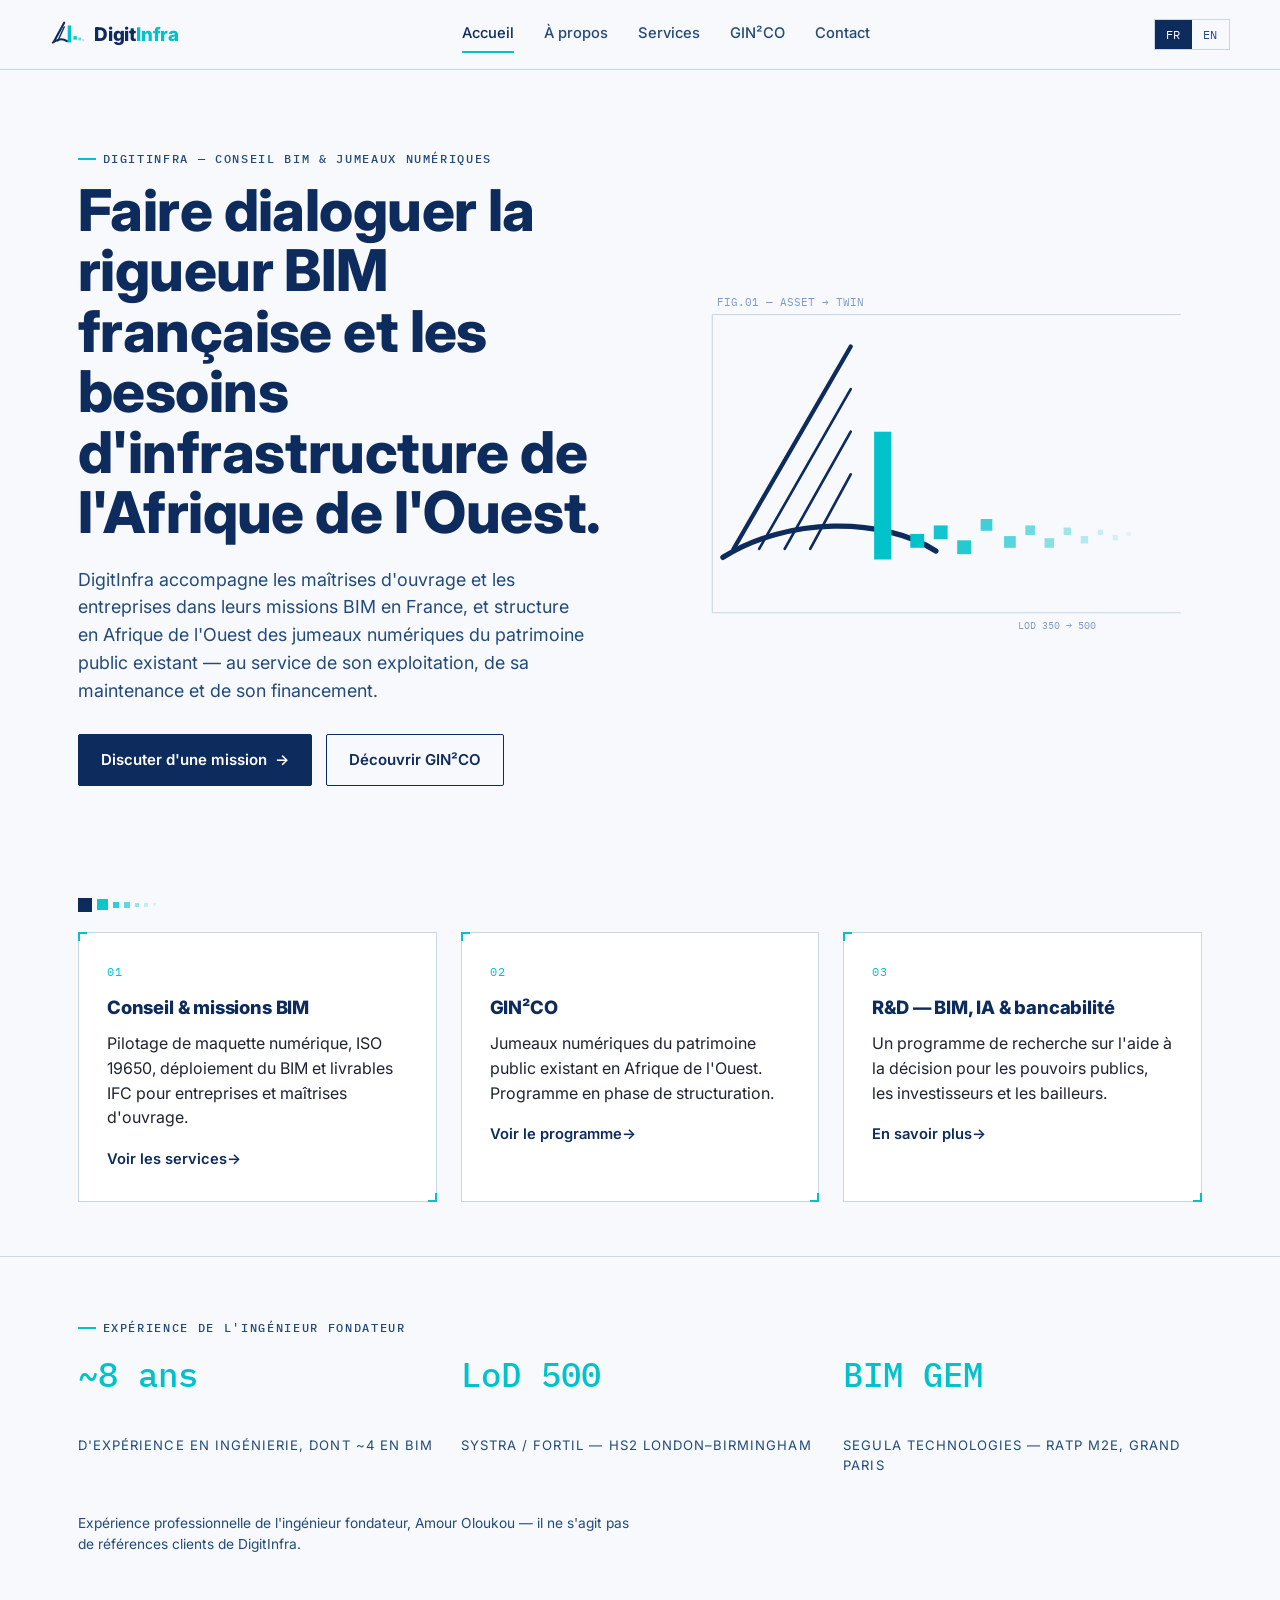
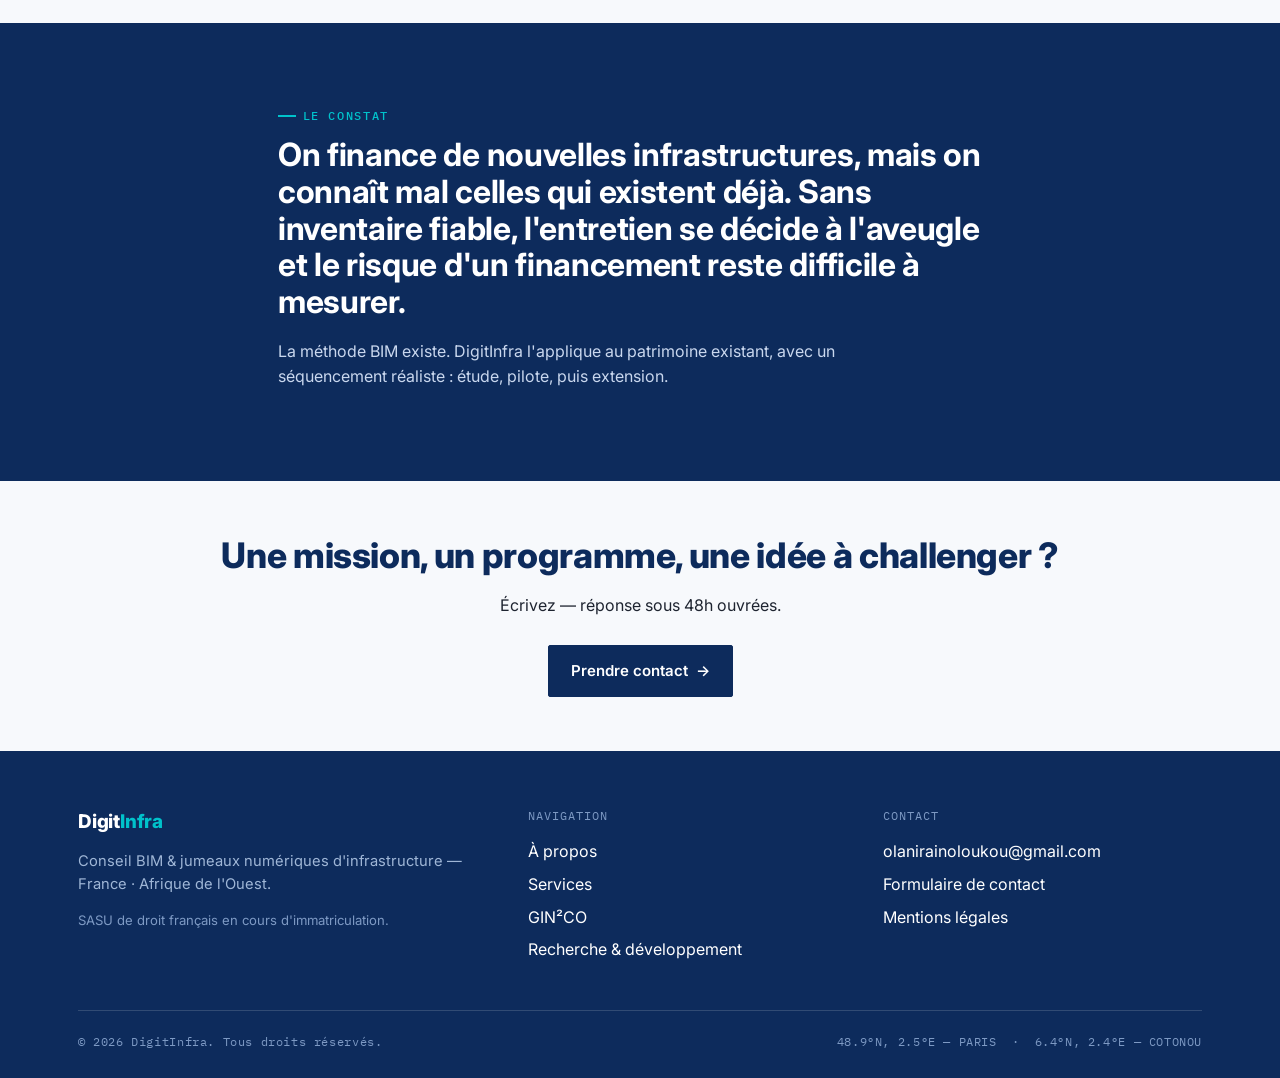
<file: index.html>
<!doctype html>
<html lang="fr" data-lang="fr">
<head>
<meta charset="utf-8">
<meta name="viewport" content="width=device-width, initial-scale=1">
<title>DigitInfra — BIM Consulting &amp; Digital Twins</title>
<meta name="description" content="DigitInfra : conseil BIM en France, jumeaux numériques du patrimoine public en Afrique de l'Ouest.">
<link rel="stylesheet" href="style.css">
</head>
<body>

<header class="site">
  <div class="container nav-row">
    <a class="brand" href="index.html" aria-label="DigitInfra — accueil">
      <svg viewBox="0 0 48 48" fill="none" xmlns="http://www.w3.org/2000/svg">
        <path d="M6 34L20 8" stroke="#0D2B5C" stroke-width="3" stroke-linecap="round"/>
        <path d="M11 34L20 14" stroke="#0D2B5C" stroke-width="2" stroke-linecap="round"/>
        <path d="M4 36C12 30 18 30 24 34" stroke="#0D2B5C" stroke-width="3" stroke-linecap="round" fill="none"/>
        <rect x="25" y="12" width="5" height="24" fill="#00C2CB"/>
        <rect x="33" y="27" width="5" height="5" fill="#00C2CB" opacity="0.9"/>
        <rect x="40" y="29" width="4" height="4" fill="#00C2CB" opacity="0.6"/>
        <rect x="46" y="31" width="3" height="3" fill="#00C2CB" opacity="0.35"/>
      </svg>
      <span class="brand-word"><span class="b1">Digit</span><span class="b2">Infra</span></span>
    </a>
    <nav class="links">
      <a href="index.html"><span data-fr-only>Accueil</span><span data-en-only>Home</span></a>
      <a href="about.html"><span data-fr-only>À propos</span><span data-en-only>About</span></a>
      <a href="services.html">Services</a>
      <a href="ginco.html">GIN²CO</a>
      <a href="contact.html">Contact</a>
    </nav>
    <div style="display:flex; align-items:center; gap:14px;">
      <div class="lang-toggle">
        <button data-lang-btn="fr" class="active">FR</button>
        <button data-lang-btn="en">EN</button>
      </div>
      <button class="menu-btn" aria-label="Menu" aria-expanded="false"><span></span></button>
    </div>
  </div>
</header>

<main>
  <section class="hero">
    <div class="container hero-grid">
      <div>
        <p class="eyebrow"><span data-fr-only>DigitInfra — Conseil BIM &amp; jumeaux numériques</span><span data-en-only>DigitInfra — BIM Consulting &amp; Digital Twins</span></p>
        <h1>
          <span data-fr-only>Faire dialoguer la rigueur BIM française et les besoins d'infrastructure de l'Afrique de l'Ouest.</span><span data-en-only>Bringing French BIM rigour to West Africa's infrastructure needs.</span>
        </h1>
        <p class="lead">
          <span data-fr-only>DigitInfra accompagne les maîtrises d'ouvrage et les entreprises dans leurs missions BIM en France, et structure en Afrique de l'Ouest des jumeaux numériques du patrimoine public existant — au service de son exploitation, de sa maintenance et de son financement.</span><span data-en-only>DigitInfra supports project owners and contractors on BIM missions in France, and builds digital twins of existing public assets in West Africa — to serve their operation, maintenance and financing.</span>
        </p>
        <div class="hero-cta">
          <a class="btn btn-primary btn-arrow" href="contact.html"><span data-fr-only>Discuter d'une mission</span><span data-en-only>Discuss a mission</span></a>
          <a class="btn btn-ghost" href="ginco.html"><span data-fr-only>Découvrir GIN²CO</span><span data-en-only>Discover GIN²CO</span></a>
        </div>
      </div>
      <svg class="hero-art" viewBox="0 0 480 360" fill="none" xmlns="http://www.w3.org/2000/svg" aria-hidden="true">
        <line x1="20" y1="40" x2="460" y2="40" stroke="#C9D6E3" stroke-width="1"/>
        <line x1="20" y1="40" x2="20" y2="320" stroke="#C9D6E3" stroke-width="1"/>
        <text x="24" y="32" font-family="IBM Plex Mono, monospace" font-size="10" fill="#7E9AC4">FIG.01 — ASSET → TWIN</text>
        <path d="M40 260L150 70" stroke="#0D2B5C" stroke-width="4" stroke-linecap="round"/>
        <path d="M64 260L150 110" stroke="#0D2B5C" stroke-width="2.5" stroke-linecap="round"/>
        <path d="M88 260L150 150" stroke="#0D2B5C" stroke-width="2.5" stroke-linecap="round"/>
        <path d="M112 260L150 190" stroke="#0D2B5C" stroke-width="2.5" stroke-linecap="round"/>
        <path d="M30 268C90 230 180 230 230 262" stroke="#0D2B5C" stroke-width="5" stroke-linecap="round" fill="none"/>
        <rect x="172" y="150" width="16" height="120" fill="#00C2CB"/>
        <g fill="#00C2CB">
          <rect x="206" y="246" width="13" height="13"/>
          <rect x="228" y="238" width="13" height="13" opacity="0.92"/>
          <rect x="250" y="252" width="13" height="13" opacity="0.85"/>
          <rect x="272" y="232" width="11" height="11" opacity="0.75"/>
          <rect x="294" y="248" width="11" height="11" opacity="0.65"/>
          <rect x="314" y="238" width="9" height="9" opacity="0.55"/>
          <rect x="332" y="250" width="9" height="9" opacity="0.45"/>
          <rect x="350" y="240" width="7" height="7" opacity="0.36"/>
          <rect x="366" y="248" width="7" height="7" opacity="0.28"/>
          <rect x="382" y="242" width="5" height="5" opacity="0.2"/>
          <rect x="396" y="247" width="5" height="5" opacity="0.14"/>
          <rect x="409" y="244" width="4" height="4" opacity="0.1"/>
        </g>
        <line x1="20" y1="320" x2="460" y2="320" stroke="#C9D6E3" stroke-width="1"/>
        <text x="380" y="335" font-family="IBM Plex Mono, monospace" font-size="9" fill="#7E9AC4" text-anchor="end">LOD 350 → 500</text>
      </svg>
    </div>
  </section>

  <section class="tight">
    <div class="container">
      <div class="pixel-trail"><span></span><span></span><span></span><span></span><span></span><span></span><span></span></div>
      <div class="grid-3">
        <div class="corner-card">
          <p class="mono" style="font-size:.74rem;color:var(--teal);letter-spacing:.08em;">01</p>
          <h3><span data-fr-only>Conseil &amp; missions BIM</span><span data-en-only>BIM Consulting &amp; Missions</span></h3>
          <p><span data-fr-only>Pilotage de maquette numérique, ISO 19650, déploiement du BIM et livrables IFC pour entreprises et maîtrises d'ouvrage.</span><span data-en-only>Digital-model management, ISO 19650, BIM deployment and IFC deliverables for contractors and project owners.</span></p>
          <a class="btn-arrow" style="font-weight:600; text-decoration:none; color:var(--navy); font-size:.92rem;" href="services.html"><span data-fr-only>Voir les services</span><span data-en-only>See services</span></a>
        </div>
        <div class="corner-card">
          <p class="mono" style="font-size:.74rem;color:var(--teal);letter-spacing:.08em;">02</p>
          <h3>GIN²CO</h3>
          <p><span data-fr-only>Jumeaux numériques du patrimoine public existant en Afrique de l'Ouest. Programme en phase de structuration.</span><span data-en-only>Digital twins of existing public assets in West Africa. Programme currently in its structuring phase.</span></p>
          <a class="btn-arrow" style="font-weight:600; text-decoration:none; color:var(--navy); font-size:.92rem;" href="ginco.html"><span data-fr-only>Voir le programme</span><span data-en-only>See the programme</span></a>
        </div>
        <div class="corner-card">
          <p class="mono" style="font-size:.74rem;color:var(--teal);letter-spacing:.08em;">03</p>
          <h3><span data-fr-only>R&amp;D — BIM, IA &amp; bancabilité</span><span data-en-only>R&amp;D — BIM, AI &amp; bankability</span></h3>
          <p><span data-fr-only>Un programme de recherche sur l'aide à la décision pour les pouvoirs publics, les investisseurs et les bailleurs.</span><span data-en-only>A research programme on decision support for public authorities, investors and development lenders.</span></p>
          <a class="btn-arrow" style="font-weight:600; text-decoration:none; color:var(--navy); font-size:.92rem;" href="about.html#rd"><span data-fr-only>En savoir plus</span><span data-en-only>Learn more</span></a>
        </div>
      </div>
    </div>
  </section>

  <hr class="divider">

  <section class="tight">
    <div class="container">
      <p class="eyebrow"><span data-fr-only>Expérience de l'ingénieur fondateur</span><span data-en-only>Founding engineer's experience</span></p>
      <div class="grid-3">
        <div>
          <p class="stat">~8 <span data-fr-only>ans</span><span data-en-only>yrs</span></p>
          <p class="stat-label"><span data-fr-only>d'expérience en ingénierie, dont ~4 en BIM</span><span data-en-only>in engineering, including ~4 in BIM</span></p>
        </div>
        <div>
          <p class="stat">LoD 500</p>
          <p class="stat-label">SYSTRA / Fortil — HS2 London–Birmingham</p>
        </div>
        <div>
          <p class="stat">BIM GEM</p>
          <p class="stat-label">SEGULA Technologies — RATP M2E, Grand Paris</p>
        </div>
      </div>
      <p style="margin-top:24px; font-size:.86rem; color:var(--steel);">
        <span data-fr-only>Expérience professionnelle de l'ingénieur fondateur, Amour Oloukou — il ne s'agit pas de références clients de DigitInfra.</span><span data-en-only>Professional background of founding engineer Amour Oloukou — not a DigitInfra client reference list.</span>
      </p>
    </div>
  </section>

  <section class="dark">
    <div class="container" style="max-width:780px;">
      <p class="eyebrow"><span data-fr-only>Le constat</span><span data-en-only>The starting point</span></p>
      <h2 style="font-size:clamp(1.4rem,3vw,2rem); font-weight:700;">
        <span data-fr-only>On finance de nouvelles infrastructures, mais on connaît mal celles qui existent déjà. Sans inventaire fiable, l'entretien se décide à l'aveugle et le risque d'un financement reste difficile à mesurer.</span><span data-en-only>New infrastructure gets financed, yet existing assets remain poorly known. Without a reliable inventory, maintenance is decided blindly and the risk of a financing is hard to measure.</span>
      </h2>
      <p style="margin-top:18px;">
        <span data-fr-only>La méthode BIM existe. DigitInfra l'applique au patrimoine existant, avec un séquencement réaliste : étude, pilote, puis extension.</span><span data-en-only>The BIM method exists. DigitInfra applies it to existing assets, with a realistic sequence: study, pilot, then scale-up.</span>
      </p>
    </div>
  </section>

  <section class="tight">
    <div class="container" style="text-align:center;">
      <h2><span data-fr-only>Une mission, un programme, une idée à challenger ?</span><span data-en-only>A mission, a programme, an idea to challenge?</span></h2>
      <p style="margin:0 auto 28px;"><span data-fr-only>Écrivez — réponse sous 48h ouvrées.</span><span data-en-only>Write in — response within 48 business hours.</span></p>
      <a class="btn btn-primary btn-arrow" href="contact.html"><span data-fr-only>Prendre contact</span><span data-en-only>Get in touch</span></a>
    </div>
  </section>
</main>

<footer class="site">
  <div class="container">
    <div class="foot-grid">
      <div>
        <span class="brand-word"><span style="color:#fff;">Digit</span><span style="color:var(--teal);">Infra</span></span>
        <p style="margin-top:14px; color:#9FB6D6; font-size:.92rem;">
          <span data-fr-only>Conseil BIM &amp; jumeaux numériques d'infrastructure — France · Afrique de l'Ouest.</span><span data-en-only>BIM consulting &amp; infrastructure digital twins — France · West Africa.</span>
        </p>
        <p style="color:#7E9AC4; font-size:.82rem;">
          <span data-fr-only>SASU de droit français en cours d'immatriculation.</span><span data-en-only>French SASU, registration in progress.</span>
        </p>
      </div>
      <div>
        <p class="mono" style="font-size:.74rem; letter-spacing:.08em; color:#7E9AC4; margin-bottom:14px;">NAVIGATION</p>
        <p style="margin-bottom:8px;"><a href="about.html"><span data-fr-only>À propos</span><span data-en-only>About</span></a></p>
        <p style="margin-bottom:8px;"><a href="services.html">Services</a></p>
        <p style="margin-bottom:8px;"><a href="ginco.html">GIN²CO</a></p>
        <p style="margin-bottom:8px;"><a href="about.html#rd"><span data-fr-only>Recherche &amp; développement</span><span data-en-only>Research &amp; development</span></a></p>
      </div>
      <div>
        <p class="mono" style="font-size:.74rem; letter-spacing:.08em; color:#7E9AC4; margin-bottom:14px;">CONTACT</p>
        <p style="margin-bottom:8px;"><a href="mailto:olanirainoloukou@gmail.com">olanirainoloukou@gmail.com</a></p>
        <p style="margin-bottom:8px;"><a href="contact.html"><span data-fr-only>Formulaire de contact</span><span data-en-only>Contact form</span></a></p>
        <p style="margin-bottom:8px;"><a href="mentions-legales.html"><span data-fr-only>Mentions légales</span><span data-en-only>Legal notice</span></a></p>
      </div>
    </div>
    <div class="foot-coords">
      <span>© 2026 DigitInfra. <span data-fr-only>Tous droits réservés.</span><span data-en-only>All rights reserved.</span></span>
      <span>48.9°N, 2.5°E — PARIS &nbsp;·&nbsp; 6.4°N, 2.4°E — COTONOU</span>
    </div>
  </div>
</footer>

<script src="main.js"></script>
</body>
</html>
</file>
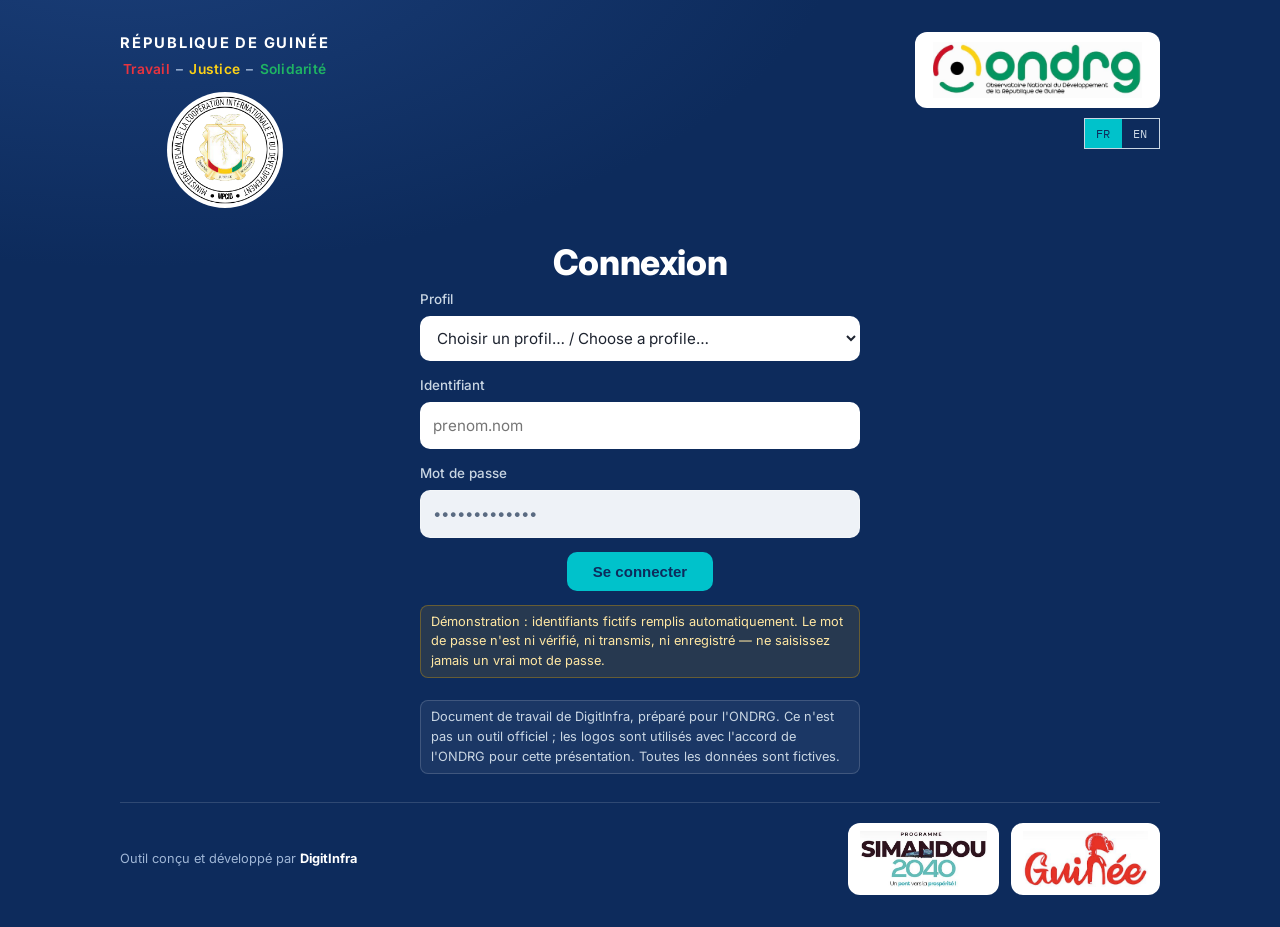
<file: demo-ondrg/index.html>
<!doctype html>
<html lang="fr" data-lang="fr">
<head>
<meta charset="utf-8">
<meta name="viewport" content="width=device-width, initial-scale=1, viewport-fit=cover">
<title>ONDRG — plateforme de démonstration — DigitInfra</title><meta name="robots" content="noindex, nofollow">
<meta name="description" content="Plateforme de démonstration GIN²CO : patrimoine, scénarios, tableaux de bord par profil, projets et collaboration (données fictives).">
<link rel="stylesheet" href="../style.css">
<link rel="stylesheet" href="../viewer/leaflet.css">
<link rel="modulepreload" href="../viewer/gin2co-sig.js">
<link rel="preload" href="../viewer/gn/sig-data.json" as="fetch" crossorigin>
</head>
<body class="ga-body">
<div class="gl" id="gl">
  <div class="gl-box">
    <header class="gl-head gl-head-co">
      <div class="gl-gov">
        <div class="gl-rep">
          <b><span data-fr-only>RÉPUBLIQUE DE GUINÉE</span><span data-en-only>REPUBLIC OF GUINEA</span></b>
          <span class="gl-devise"><i class="d-r">Travail</i> <span>–</span> <i class="d-y">Justice</i> <span>–</span> <i class="d-g">Solidarité</i></span>
          <img class="gl-seal" src="assets/mpcid-logo.png" alt="Ministère du Plan, de la Coopération internationale et du Développement (MPCID)">
        </div>
      </div>
      <div class="gl-head-r">
        <div class="lang-toggle"><button data-lang-btn="fr" class="active">FR</button><button data-lang-btn="en">EN</button></div>
        <div class="gl-co"><img src="assets/ondrg-logo.png" alt="ONDRG — Observatoire National du Développement de la République de Guinée"></div>
      </div>
    </header>
    
    <h1><span data-fr-only>Connexion</span><span data-en-only>Sign in</span></h1>
    <form class="gl-form" id="gl-form" autocomplete="off" novalidate>
      <label class="gl-f"><span><span data-fr-only>Profil</span><span data-en-only>Profile</span></span>
        <select id="gl-prof" required><option value="" selected disabled>Choisir un profil… / Choose a profile…</option><optgroup label="Niveau 1 — Gouvernant"><option value="m9" data-login="alpha.kaba">Présidence de la République — Alpha Kaba</option><option value="m3" data-login="mariama.bah">Primature — Mariama Bah</option><option value="m10" data-login="sekou.conde">Ministère du Plan, de la Coopération internationale et du Développement — Sékou Condé</option></optgroup><optgroup label="Niveau 2 — Administrateurs"><option value="m11" data-login="kadiatou.diallo">ONDRG — Kadiatou Diallo</option><option value="m8" data-login="admin.digitinfra">DigitInfra — Administration technique</option></optgroup><optgroup label="Niveau 3 — Suivi et appui"><option value="m4" data-login="jean.haba">ACGP — Jean Haba</option><option value="m5" data-login="aminata.toure">BTAP — Aminata Touré</option></optgroup><optgroup label="Niveau 4 — Maître d'ouvrage"><option value="m1" data-login="fatoumata.camara">Ministère des Travaux publics — Direction du patrimoine — Fatoumata Camara</option><option value="m2" data-login="ibrahima.sow">Ministère des Travaux publics — BSD — Ibrahima Sow</option><option value="m12" data-login="mamadou.sylla">Ministère de l'Agriculture — BSD — Mamadou Sylla</option></optgroup><optgroup label="Intervenants des projets"><option value="m13" data-login="bet.demo">Bureau d'études (fictif)</option><option value="m6" data-login="entreprise.demo">Entreprise de travaux (fictive)</option><option value="m7" data-login="controle.demo">Bureau de contrôle (fictif)</option></optgroup></select></label>
      <label class="gl-f"><span><span data-fr-only>Identifiant</span><span data-en-only>Username</span></span><input id="gl-id" type="text" autocomplete="off" spellcheck="false" placeholder="prenom.nom"></label>
      <label class="gl-f"><span><span data-fr-only>Mot de passe</span><span data-en-only>Password</span></span><input id="gl-pw" type="password" value="demonstration" readonly autocomplete="off" aria-describedby="gl-demo"></label>
      <button type="submit" class="btn btn-primary gl-submit"><span data-fr-only>Se connecter</span><span data-en-only>Sign in</span></button>
      <p class="gl-note" id="gl-demo"><span data-fr-only>Démonstration : identifiants fictifs remplis automatiquement. Le mot de passe n'est ni vérifié, ni transmis, ni enregistré — ne saisissez jamais un vrai mot de passe.</span><span data-en-only>Demonstration: fictitious credentials filled automatically. The password is neither checked, sent nor stored — never type a real password.</span></p>
    </form>
    <p class="gl-note gl-conote"><span data-fr-only>Document de travail de DigitInfra, préparé pour l'ONDRG. Ce n'est pas un outil officiel ; les logos sont utilisés avec l'accord de l'ONDRG pour cette présentation. Toutes les données sont fictives.</span><span data-en-only>DigitInfra working document prepared for ONDRG. It is not an official tool; the logos are used with ONDRG's agreement for this presentation. All data are fictitious.</span></p>
    <footer class="gl-coft">
      <div class="gl-maker"><small><span data-fr-only>Outil conçu et développé par</span><span data-en-only>Tool designed and built by</span> <a class="gl-maker-name" href="../index.html" target="_blank" rel="noopener">DigitInfra</a></small></div>
      <div class="gl-partners"><div class="gl-chip"><img src="assets/simandou-logo.png" alt="Programme Simandou 2040"></div><div class="gl-chip"><img src="assets/guinee-logo.png" alt="Guinée"></div></div>
    </footer>
  </div>
</div>
<div id="app" class="ga-root" hidden></div>
<script src="../main.js"></script>
<script type="module">
  const KEY = 'gin2co-profile-gn-ondrg';
  const gl = document.getElementById('gl'), root = document.getElementById('app');
  let api = null, booting = null;
  const ss = { get: (k) => { try { return sessionStorage.getItem(k); } catch { return null; } }, set: (k, v) => { try { v == null ? sessionStorage.removeItem(k) : sessionStorage.setItem(k, v); } catch {} } };
  function showLogin() { ss.set(KEY, null); root.hidden = true; gl.hidden = false; document.body.classList.remove('ga-on'); (gl.querySelector('.gl-card') || gl.querySelector('#gl-prof')).focus(); }
  async function enter(user) {
    ss.set(KEY, user);
    gl.hidden = true; root.hidden = false; document.body.classList.add('ga-on');
    if (api) { api.setUser(user); return; }
    if (booting) return;
    root.innerHTML = '<p class="bv-status mono ga-boot">' + (document.documentElement.dataset.lang === 'en' ? 'Loading the platform…' : 'Chargement de la plateforme…') + '</p>';
    try {
      const { mount } = await (booting = import('./../viewer/gin2co-sig.js'));
      root.innerHTML = '';
      const base = new URL('../viewer/', location.href).href;
      api = await mount(root, { dataUrl: base + 'gn/sig-data.json', viewerUrl: base + 'gin2co-viewer.js', wasmPath: base, modelsBase: base + 'gn/models/',
        app: { user, onSwitch: showLogin, siteBase: '../', cobrand: {"logos": [{"src": "assets/ondrg-logo.png", "alt": "ONDRG — Observatoire National du Développement de la République de Guinée"}], "fr": "", "en": "", "creator": {"fr": "Outil conçu et développé par", "en": "Tool designed and built by"}}, profileSet: 'gouv' } });
      window.__gin2coSig = api;
    } catch (err) {
      console.error(err);
      root.innerHTML = '<p class="bv-status">' + (document.documentElement.dataset.lang === 'en' ? 'The platform could not be loaded in this browser.' : 'La plateforme n’a pas pu être chargée dans ce navigateur.') + '</p>';
    }
  }
  gl.addEventListener('click', (e) => { const c = e.target.closest('button[data-user]'); if (c) enter(c.dataset.user); });
  const form = document.getElementById('gl-form');
  if (form) {
    const sel = document.getElementById('gl-prof'), idf = document.getElementById('gl-id');
    sel.addEventListener('change', () => { idf.value = sel.selectedOptions[0].dataset.login || ''; });
    form.addEventListener('submit', (e) => { e.preventDefault(); if (!sel.value) { sel.focus(); return; } enter(sel.value); });
  }
  const saved = ss.get(KEY);
  if (saved) enter(saved); else import('./../viewer/gin2co-sig.js').catch(() => {});
</script>
</body>
</html>
</file>
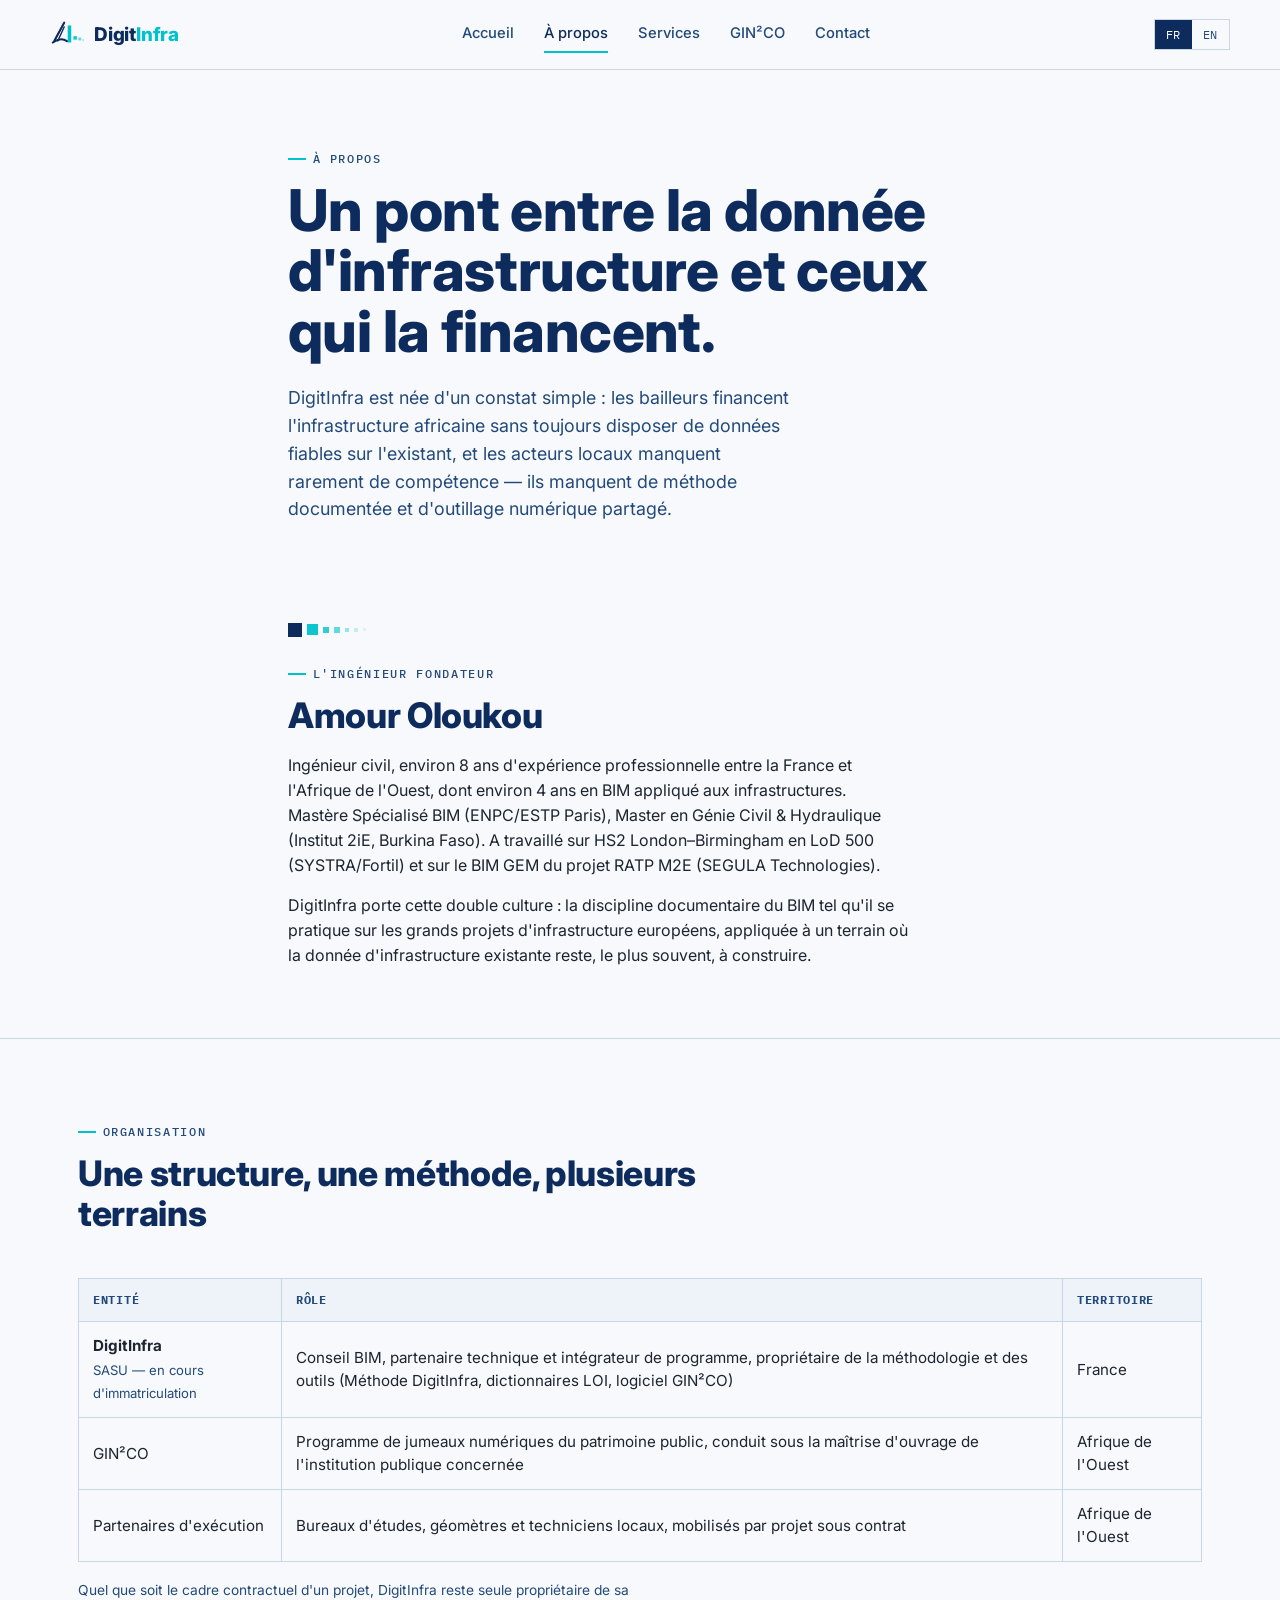
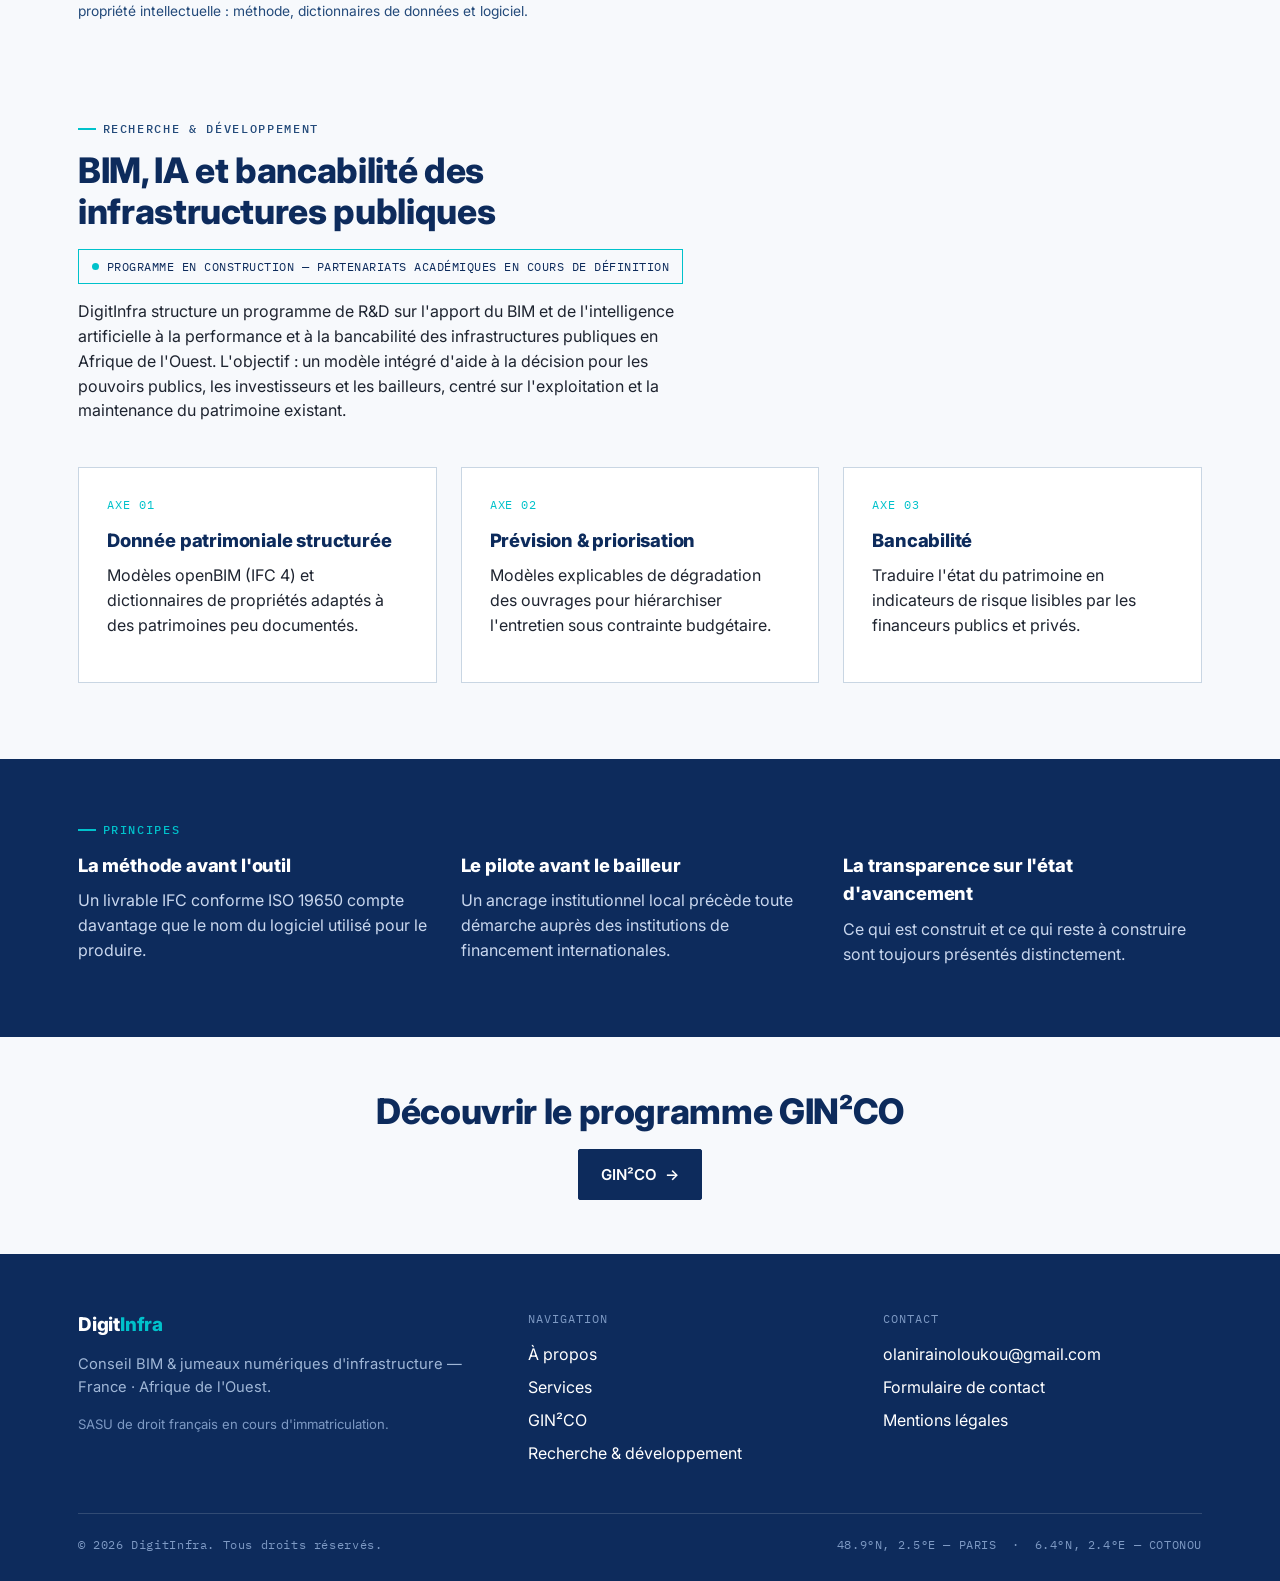
<file: about.html>
<!doctype html>
<html lang="fr" data-lang="fr">
<head>
<meta charset="utf-8">
<meta name="viewport" content="width=device-width, initial-scale=1">
<title>À propos — DigitInfra</title>
<meta name="description" content="DigitInfra : fondateur, organisation, programme de R&amp;D BIM, IA et bancabilité.">
<link rel="stylesheet" href="style.css">
</head>
<body>

<header class="site">
  <div class="container nav-row">
    <a class="brand" href="index.html" aria-label="DigitInfra — accueil">
      <svg viewBox="0 0 48 48" fill="none" xmlns="http://www.w3.org/2000/svg">
        <path d="M6 34L20 8" stroke="#0D2B5C" stroke-width="3" stroke-linecap="round"/>
        <path d="M11 34L20 14" stroke="#0D2B5C" stroke-width="2" stroke-linecap="round"/>
        <path d="M4 36C12 30 18 30 24 34" stroke="#0D2B5C" stroke-width="3" stroke-linecap="round" fill="none"/>
        <rect x="25" y="12" width="5" height="24" fill="#00C2CB"/>
        <rect x="33" y="27" width="5" height="5" fill="#00C2CB" opacity="0.9"/>
        <rect x="40" y="29" width="4" height="4" fill="#00C2CB" opacity="0.6"/>
        <rect x="46" y="31" width="3" height="3" fill="#00C2CB" opacity="0.35"/>
      </svg>
      <span class="brand-word"><span class="b1">Digit</span><span class="b2">Infra</span></span>
    </a>
    <nav class="links">
      <a href="index.html"><span data-fr-only>Accueil</span><span data-en-only>Home</span></a>
      <a href="about.html"><span data-fr-only>À propos</span><span data-en-only>About</span></a>
      <a href="services.html">Services</a>
      <a href="ginco.html">GIN²CO</a>
      <a href="contact.html">Contact</a>
    </nav>
    <div style="display:flex; align-items:center; gap:14px;">
      <div class="lang-toggle">
        <button data-lang-btn="fr" class="active">FR</button>
        <button data-lang-btn="en">EN</button>
      </div>
      <button class="menu-btn" aria-label="Menu" aria-expanded="false"><span></span></button>
    </div>
  </div>
</header>

<main>
  <section class="hero" style="padding-bottom:30px;">
    <div class="container" style="max-width:760px;">
      <p class="eyebrow"><span data-fr-only>À propos</span><span data-en-only>About</span></p>
      <h1><span data-fr-only>Un pont entre la donnée d'infrastructure et ceux qui la financent.</span><span data-en-only>A bridge between infrastructure data and those who finance it.</span></h1>
      <p class="lead">
        <span data-fr-only>DigitInfra est née d'un constat simple : les bailleurs financent l'infrastructure africaine sans toujours disposer de données fiables sur l'existant, et les acteurs locaux manquent rarement de compétence — ils manquent de méthode documentée et d'outillage numérique partagé.</span><span data-en-only>DigitInfra started from a simple observation: lenders finance African infrastructure without always having reliable data on what already exists, and local stakeholders rarely lack skill — they lack a documented method and shared digital tooling.</span>
      </p>
    </div>
  </section>

  <section class="tight">
    <div class="container" style="max-width:760px;">
      <div class="pixel-trail"><span></span><span></span><span></span><span></span><span></span><span></span><span></span></div>
      <p class="eyebrow"><span data-fr-only>L'ingénieur fondateur</span><span data-en-only>The founding engineer</span></p>
      <h2>Amour Oloukou</h2>
      <p>
        <span data-fr-only>Ingénieur civil, environ 8 ans d'expérience professionnelle entre la France et l'Afrique de l'Ouest, dont environ 4 ans en BIM appliqué aux infrastructures. Mastère Spécialisé BIM (ENPC/ESTP Paris), Master en Génie Civil &amp; Hydraulique (Institut 2iE, Burkina Faso). A travaillé sur HS2 London–Birmingham en LoD 500 (SYSTRA/Fortil) et sur le BIM GEM du projet RATP M2E (SEGULA Technologies).</span><span data-en-only>Civil engineer with about 8 years of professional experience between France and West Africa, including about 4 years of BIM applied to infrastructure. Mastère Spécialisé BIM (ENPC/ESTP Paris), Master in Civil &amp; Hydraulic Engineering (Institut 2iE, Burkina Faso). Worked on HS2 London–Birmingham at LoD 500 (SYSTRA/Fortil) and on BIM GEM for the RATP M2E project (SEGULA Technologies).</span>
      </p>
      <p>
        <span data-fr-only>DigitInfra porte cette double culture : la discipline documentaire du BIM tel qu'il se pratique sur les grands projets d'infrastructure européens, appliquée à un terrain où la donnée d'infrastructure existante reste, le plus souvent, à construire.</span><span data-en-only>DigitInfra carries that dual culture: the documentary discipline of BIM as practised on major European infrastructure projects, applied to a context where existing infrastructure data still mostly needs to be built.</span>
      </p>
    </div>
  </section>

  <hr class="divider">

  <section>
    <div class="container">
      <div class="section-head">
        <p class="eyebrow"><span data-fr-only>Organisation</span><span data-en-only>Organisation</span></p>
        <h2><span data-fr-only>Une structure, une méthode, plusieurs terrains</span><span data-en-only>One structure, one method, several territories</span></h2>
      </div>
      <table class="matrix">
        <thead>
          <tr>
            <th><span data-fr-only>Entité</span><span data-en-only>Entity</span></th>
            <th><span data-fr-only>Rôle</span><span data-en-only>Role</span></th>
            <th><span data-fr-only>Territoire</span><span data-en-only>Territory</span></th>
          </tr>
        </thead>
        <tbody>
          <tr>
            <td><strong>DigitInfra</strong><br><span style="font-size:.82rem; color:var(--steel);"><span data-fr-only>SASU — en cours d'immatriculation</span><span data-en-only>SASU — registration in progress</span></span></td>
            <td><span data-fr-only>Conseil BIM, partenaire technique et intégrateur de programme, propriétaire de la méthodologie et des outils (Méthode DigitInfra, dictionnaires LOI, logiciel GIN²CO)</span><span data-en-only>BIM consulting, technical partner and programme integrator, owner of the methodology and tools (DigitInfra Method, LOI dictionaries, GIN²CO software)</span></td>
            <td>France</td>
          </tr>
          <tr>
            <td>GIN²CO</td>
            <td><span data-fr-only>Programme de jumeaux numériques du patrimoine public, conduit sous la maîtrise d'ouvrage de l'institution publique concernée</span><span data-en-only>Public-asset digital-twin programme, run under the ownership of the relevant public institution</span></td>
            <td><span data-fr-only>Afrique de l'Ouest</span><span data-en-only>West Africa</span></td>
          </tr>
          <tr>
            <td><span data-fr-only>Partenaires d'exécution</span><span data-en-only>Delivery partners</span></td>
            <td><span data-fr-only>Bureaux d'études, géomètres et techniciens locaux, mobilisés par projet sous contrat</span><span data-en-only>Local engineering firms, surveyors and technicians, engaged per project under contract</span></td>
            <td><span data-fr-only>Afrique de l'Ouest</span><span data-en-only>West Africa</span></td>
          </tr>
        </tbody>
      </table>
      <p style="margin-top:18px; font-size:.86rem; color:var(--steel);">
        <span data-fr-only>Quel que soit le cadre contractuel d'un projet, DigitInfra reste seule propriétaire de sa propriété intellectuelle : méthode, dictionnaires de données et logiciel.</span><span data-en-only>Whatever the contractual framework of a project, DigitInfra remains the sole owner of its intellectual property: method, data dictionaries and software.</span>
      </p>
    </div>
  </section>

  <section id="rd" style="padding-top:0;">
    <div class="container">
      <div class="section-head">
        <p class="eyebrow"><span data-fr-only>Recherche &amp; développement</span><span data-en-only>Research &amp; development</span></p>
        <h2><span data-fr-only>BIM, IA et bancabilité des infrastructures publiques</span><span data-en-only>BIM, AI and the bankability of public infrastructure</span></h2>
        <div class="status"><span class="dot"></span><span data-fr-only>PROGRAMME EN CONSTRUCTION — PARTENARIATS ACADÉMIQUES EN COURS DE DÉFINITION</span><span data-en-only>PROGRAMME UNDER CONSTRUCTION — ACADEMIC PARTNERSHIPS BEING DEFINED</span></div>
        <p><span data-fr-only>DigitInfra structure un programme de R&amp;D sur l'apport du BIM et de l'intelligence artificielle à la performance et à la bancabilité des infrastructures publiques en Afrique de l'Ouest. L'objectif : un modèle intégré d'aide à la décision pour les pouvoirs publics, les investisseurs et les bailleurs, centré sur l'exploitation et la maintenance du patrimoine existant.</span><span data-en-only>DigitInfra is building an R&amp;D programme on how BIM and artificial intelligence can improve the performance and bankability of public infrastructure in West Africa. The aim: an integrated decision-support model for public authorities, investors and lenders, focused on operating and maintaining existing assets.</span></p>
      </div>
      <div class="grid-3">
        <div class="card">
          <p class="tag">AXE 01</p>
          <h3><span data-fr-only>Donnée patrimoniale structurée</span><span data-en-only>Structured asset data</span></h3>
          <p><span data-fr-only>Modèles openBIM (IFC 4) et dictionnaires de propriétés adaptés à des patrimoines peu documentés.</span><span data-en-only>openBIM models (IFC 4) and property dictionaries suited to poorly documented asset bases.</span></p>
        </div>
        <div class="card">
          <p class="tag">AXE 02</p>
          <h3><span data-fr-only>Prévision &amp; priorisation</span><span data-en-only>Forecasting &amp; prioritisation</span></h3>
          <p><span data-fr-only>Modèles explicables de dégradation des ouvrages pour hiérarchiser l'entretien sous contrainte budgétaire.</span><span data-en-only>Explainable deterioration models to rank maintenance under budget constraints.</span></p>
        </div>
        <div class="card">
          <p class="tag">AXE 03</p>
          <h3><span data-fr-only>Bancabilité</span><span data-en-only>Bankability</span></h3>
          <p><span data-fr-only>Traduire l'état du patrimoine en indicateurs de risque lisibles par les financeurs publics et privés.</span><span data-en-only>Turning asset condition into risk indicators that public and private financiers can read.</span></p>
        </div>
      </div>
    </div>
  </section>

  <section class="dark tight">
    <div class="container">
      <p class="eyebrow"><span data-fr-only>Principes</span><span data-en-only>Principles</span></p>
      <div class="grid-3">
        <div>
          <h3><span data-fr-only>La méthode avant l'outil</span><span data-en-only>Method before tool</span></h3>
          <p><span data-fr-only>Un livrable IFC conforme ISO 19650 compte davantage que le nom du logiciel utilisé pour le produire.</span><span data-en-only>An ISO 19650-compliant IFC deliverable matters more than the name of the software used to produce it.</span></p>
        </div>
        <div>
          <h3><span data-fr-only>Le pilote avant le bailleur</span><span data-en-only>The pilot before the lender</span></h3>
          <p><span data-fr-only>Un ancrage institutionnel local précède toute démarche auprès des institutions de financement internationales.</span><span data-en-only>Local institutional anchoring comes before any approach to international financing institutions.</span></p>
        </div>
        <div>
          <h3><span data-fr-only>La transparence sur l'état d'avancement</span><span data-en-only>Transparency on progress</span></h3>
          <p><span data-fr-only>Ce qui est construit et ce qui reste à construire sont toujours présentés distinctement.</span><span data-en-only>What is built and what remains to be built are always presented as distinct.</span></p>
        </div>
      </div>
    </div>
  </section>

  <section class="tight">
    <div class="container" style="text-align:center;">
      <h2><span data-fr-only>Découvrir le programme GIN²CO</span><span data-en-only>Discover the GIN²CO programme</span></h2>
      <a class="btn btn-primary btn-arrow" href="ginco.html">GIN²CO</a>
    </div>
  </section>
</main>

<footer class="site">
  <div class="container">
    <div class="foot-grid">
      <div>
        <span class="brand-word"><span style="color:#fff;">Digit</span><span style="color:var(--teal);">Infra</span></span>
        <p style="margin-top:14px; color:#9FB6D6; font-size:.92rem;">
          <span data-fr-only>Conseil BIM &amp; jumeaux numériques d'infrastructure — France · Afrique de l'Ouest.</span><span data-en-only>BIM consulting &amp; infrastructure digital twins — France · West Africa.</span>
        </p>
        <p style="color:#7E9AC4; font-size:.82rem;">
          <span data-fr-only>SASU de droit français en cours d'immatriculation.</span><span data-en-only>French SASU, registration in progress.</span>
        </p>
      </div>
      <div>
        <p class="mono" style="font-size:.74rem; letter-spacing:.08em; color:#7E9AC4; margin-bottom:14px;">NAVIGATION</p>
        <p style="margin-bottom:8px;"><a href="about.html"><span data-fr-only>À propos</span><span data-en-only>About</span></a></p>
        <p style="margin-bottom:8px;"><a href="services.html">Services</a></p>
        <p style="margin-bottom:8px;"><a href="ginco.html">GIN²CO</a></p>
        <p style="margin-bottom:8px;"><a href="about.html#rd"><span data-fr-only>Recherche &amp; développement</span><span data-en-only>Research &amp; development</span></a></p>
      </div>
      <div>
        <p class="mono" style="font-size:.74rem; letter-spacing:.08em; color:#7E9AC4; margin-bottom:14px;">CONTACT</p>
        <p style="margin-bottom:8px;"><a href="mailto:olanirainoloukou@gmail.com">olanirainoloukou@gmail.com</a></p>
        <p style="margin-bottom:8px;"><a href="contact.html"><span data-fr-only>Formulaire de contact</span><span data-en-only>Contact form</span></a></p>
        <p style="margin-bottom:8px;"><a href="mentions-legales.html"><span data-fr-only>Mentions légales</span><span data-en-only>Legal notice</span></a></p>
      </div>
    </div>
    <div class="foot-coords">
      <span>© 2026 DigitInfra. <span data-fr-only>Tous droits réservés.</span><span data-en-only>All rights reserved.</span></span>
      <span>48.9°N, 2.5°E — PARIS &nbsp;·&nbsp; 6.4°N, 2.4°E — COTONOU</span>
    </div>
  </div>
</footer>

<script src="main.js"></script>
</body>
</html>
</file>
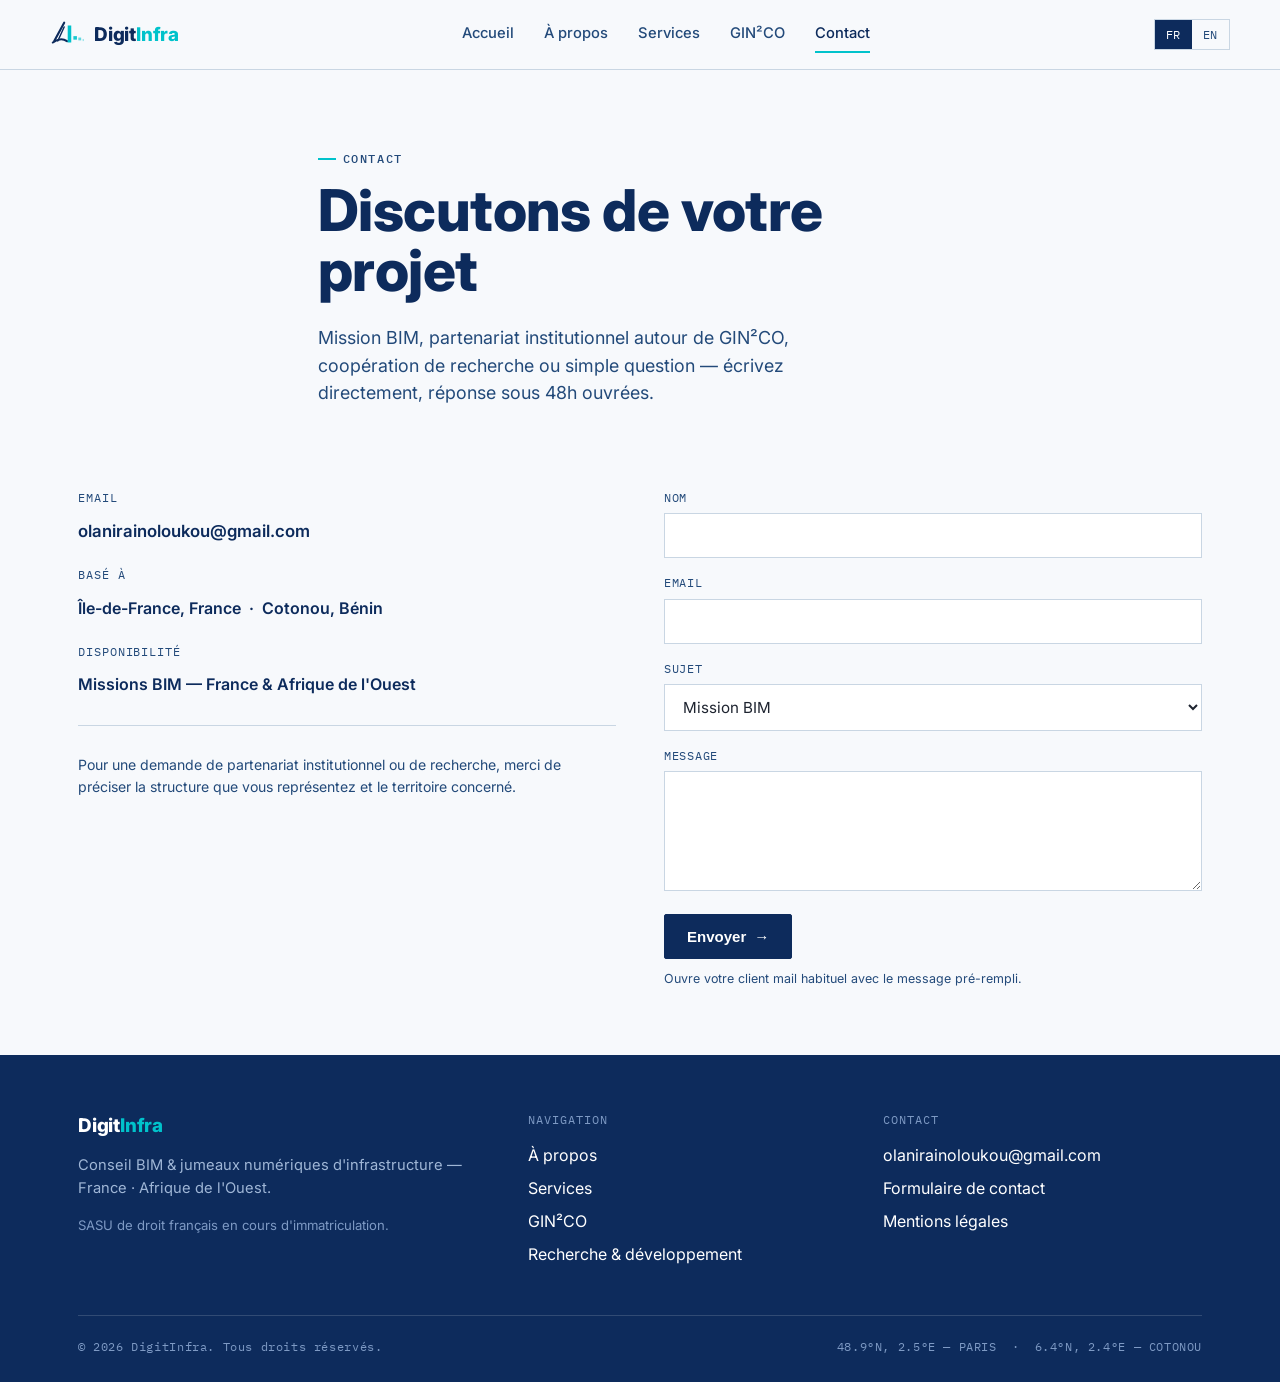
<file: contact.html>
<!doctype html>
<html lang="fr" data-lang="fr">
<head>
<meta charset="utf-8">
<meta name="viewport" content="width=device-width, initial-scale=1">
<title>Contact — DigitInfra</title>
<meta name="description" content="Contacter DigitInfra.">
<link rel="stylesheet" href="style.css">
</head>
<body>

<header class="site">
  <div class="container nav-row">
    <a class="brand" href="index.html" aria-label="DigitInfra — accueil">
      <svg viewBox="0 0 48 48" fill="none" xmlns="http://www.w3.org/2000/svg">
        <path d="M6 34L20 8" stroke="#0D2B5C" stroke-width="3" stroke-linecap="round"/>
        <path d="M11 34L20 14" stroke="#0D2B5C" stroke-width="2" stroke-linecap="round"/>
        <path d="M4 36C12 30 18 30 24 34" stroke="#0D2B5C" stroke-width="3" stroke-linecap="round" fill="none"/>
        <rect x="25" y="12" width="5" height="24" fill="#00C2CB"/>
        <rect x="33" y="27" width="5" height="5" fill="#00C2CB" opacity="0.9"/>
        <rect x="40" y="29" width="4" height="4" fill="#00C2CB" opacity="0.6"/>
        <rect x="46" y="31" width="3" height="3" fill="#00C2CB" opacity="0.35"/>
      </svg>
      <span class="brand-word"><span class="b1">Digit</span><span class="b2">Infra</span></span>
    </a>
    <nav class="links">
      <a href="index.html"><span data-fr-only>Accueil</span><span data-en-only>Home</span></a>
      <a href="about.html"><span data-fr-only>À propos</span><span data-en-only>About</span></a>
      <a href="services.html">Services</a>
      <a href="ginco.html">GIN²CO</a>
      <a href="contact.html">Contact</a>
    </nav>
    <div style="display:flex; align-items:center; gap:14px;">
      <div class="lang-toggle">
        <button data-lang-btn="fr" class="active">FR</button>
        <button data-lang-btn="en">EN</button>
      </div>
      <button class="menu-btn" aria-label="Menu" aria-expanded="false"><span></span></button>
    </div>
  </div>
</header>

<main>
  <section class="hero" style="padding-bottom:10px;">
    <div class="container" style="max-width:700px;">
      <p class="eyebrow">Contact</p>
      <h1><span data-fr-only>Discutons de votre projet</span><span data-en-only>Let's talk about your project</span></h1>
      <p class="lead">
        <span data-fr-only>Mission BIM, partenariat institutionnel autour de GIN²CO, coopération de recherche ou simple question — écrivez directement, réponse sous 48h ouvrées.</span><span data-en-only>A BIM mission, an institutional partnership around GIN²CO, a research collaboration or a simple question — write in directly, response within 48 business hours.</span>
      </p>
    </div>
  </section>

  <section class="tight">
    <div class="container contact-grid">
      <div>
        <div class="contact-item">
          <p class="label">EMAIL</p>
          <a href="mailto:olanirainoloukou@gmail.com">olanirainoloukou@gmail.com</a>
        </div>
        <div class="contact-item">
          <p class="label"><span data-fr-only>BASÉ À</span><span data-en-only>BASED IN</span></p>
          <p style="font-weight:600; color:var(--navy); margin:0;">
            <span data-fr-only>Île-de-France, France &nbsp;·&nbsp; Cotonou, Bénin</span><span data-en-only>Île-de-France, France &nbsp;·&nbsp; Cotonou, Benin</span>
          </p>
        </div>
        <div class="contact-item">
          <p class="label"><span data-fr-only>DISPONIBILITÉ</span><span data-en-only>AVAILABILITY</span></p>
          <p style="font-weight:600; color:var(--navy); margin:0;">
            <span data-fr-only>Missions BIM — France &amp; Afrique de l'Ouest</span><span data-en-only>BIM missions — France &amp; West Africa</span>
          </p>
        </div>
        <hr class="divider" style="margin:28px 0;">
        <p style="font-size:.88rem; color:var(--steel);">
          <span data-fr-only>Pour une demande de partenariat institutionnel ou de recherche, merci de préciser la structure que vous représentez et le territoire concerné.</span><span data-en-only>For an institutional or research partnership request, please specify the organisation you represent and the relevant territory.</span>
        </p>
      </div>

      <form class="contact-form" action="mailto:olanirainoloukou@gmail.com" method="GET" enctype="text/plain">
        <div>
          <label for="name"><span data-fr-only>Nom</span><span data-en-only>Name</span></label>
          <input id="name" name="name" type="text" required>
        </div>
        <div>
          <label for="email">Email</label>
          <input id="email" name="email" type="email" required>
        </div>
        <div>
          <label for="subject"><span data-fr-only>Sujet</span><span data-en-only>Subject</span></label>
          <select id="subject" name="subject">
            <option data-fr-text="Mission BIM" data-en-text="BIM mission">Mission BIM</option>
            <option data-fr-text="GIN²CO — partenariat institutionnel" data-en-text="GIN²CO — institutional partnership">GIN²CO — partenariat institutionnel</option>
            <option data-fr-text="R&amp;D — partenariat de recherche ou financement" data-en-text="R&amp;D — research partnership or funding">R&amp;D — partenariat de recherche ou financement</option>
            <option data-fr-text="Autre" data-en-text="Other">Autre</option>
          </select>
        </div>
        <div>
          <label for="message">Message</label>
          <textarea id="message" name="body" required></textarea>
        </div>
        <button class="btn btn-primary btn-arrow" type="submit" style="align-self:flex-start;">
          <span data-fr-only>Envoyer</span><span data-en-only>Send</span>
        </button>
        <p style="font-size:.78rem; color:var(--steel); margin-top:-6px;">
          <span data-fr-only>Ouvre votre client mail habituel avec le message pré-rempli.</span><span data-en-only>Opens your default email client with the message pre-filled.</span>
        </p>
      </form>
    </div>
  </section>
</main>

<footer class="site">
  <div class="container">
    <div class="foot-grid">
      <div>
        <span class="brand-word"><span style="color:#fff;">Digit</span><span style="color:var(--teal);">Infra</span></span>
        <p style="margin-top:14px; color:#9FB6D6; font-size:.92rem;">
          <span data-fr-only>Conseil BIM &amp; jumeaux numériques d'infrastructure — France · Afrique de l'Ouest.</span><span data-en-only>BIM consulting &amp; infrastructure digital twins — France · West Africa.</span>
        </p>
        <p style="color:#7E9AC4; font-size:.82rem;">
          <span data-fr-only>SASU de droit français en cours d'immatriculation.</span><span data-en-only>French SASU, registration in progress.</span>
        </p>
      </div>
      <div>
        <p class="mono" style="font-size:.74rem; letter-spacing:.08em; color:#7E9AC4; margin-bottom:14px;">NAVIGATION</p>
        <p style="margin-bottom:8px;"><a href="about.html"><span data-fr-only>À propos</span><span data-en-only>About</span></a></p>
        <p style="margin-bottom:8px;"><a href="services.html">Services</a></p>
        <p style="margin-bottom:8px;"><a href="ginco.html">GIN²CO</a></p>
        <p style="margin-bottom:8px;"><a href="about.html#rd"><span data-fr-only>Recherche &amp; développement</span><span data-en-only>Research &amp; development</span></a></p>
      </div>
      <div>
        <p class="mono" style="font-size:.74rem; letter-spacing:.08em; color:#7E9AC4; margin-bottom:14px;">CONTACT</p>
        <p style="margin-bottom:8px;"><a href="mailto:olanirainoloukou@gmail.com">olanirainoloukou@gmail.com</a></p>
        <p style="margin-bottom:8px;"><a href="contact.html"><span data-fr-only>Formulaire de contact</span><span data-en-only>Contact form</span></a></p>
        <p style="margin-bottom:8px;"><a href="mentions-legales.html"><span data-fr-only>Mentions légales</span><span data-en-only>Legal notice</span></a></p>
      </div>
    </div>
    <div class="foot-coords">
      <span>© 2026 DigitInfra. <span data-fr-only>Tous droits réservés.</span><span data-en-only>All rights reserved.</span></span>
      <span>48.9°N, 2.5°E — PARIS &nbsp;·&nbsp; 6.4°N, 2.4°E — COTONOU</span>
    </div>
  </div>
</footer>

<script src="main.js"></script>
</body>
</html>
</file>
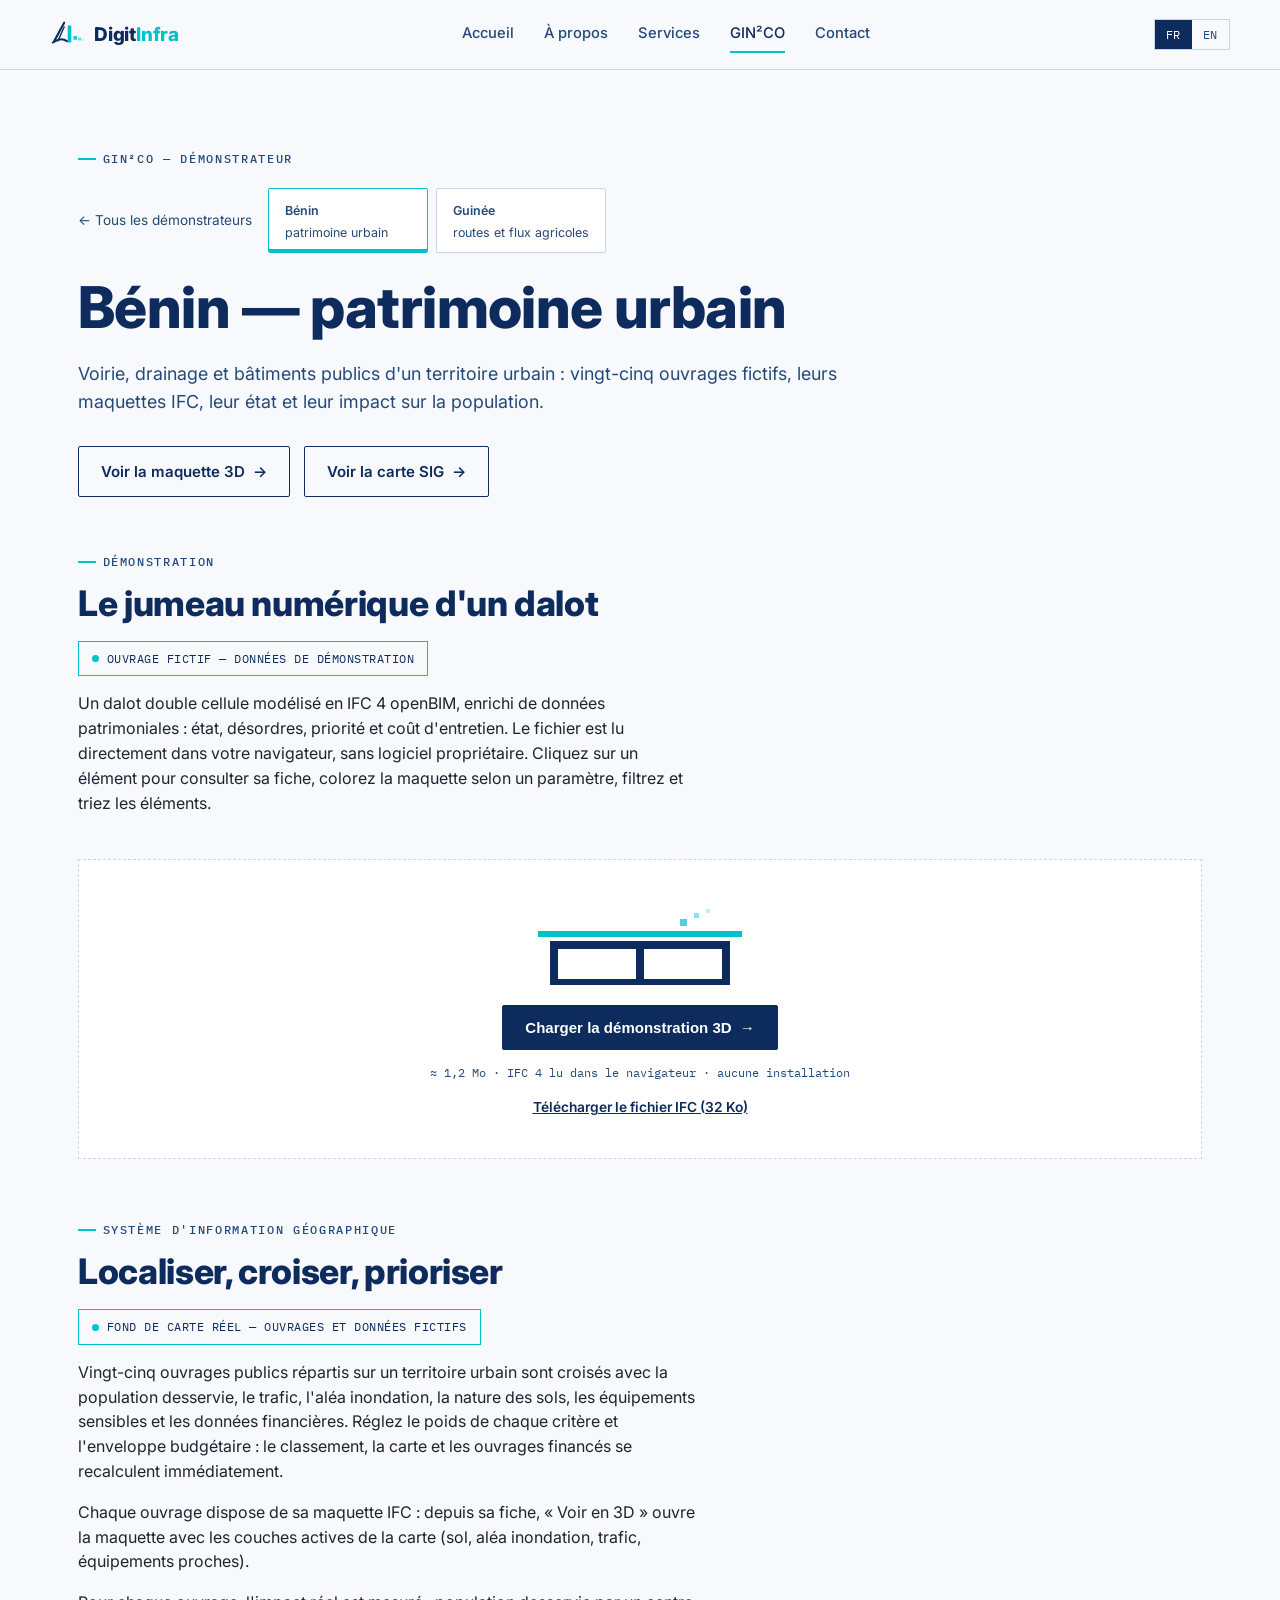
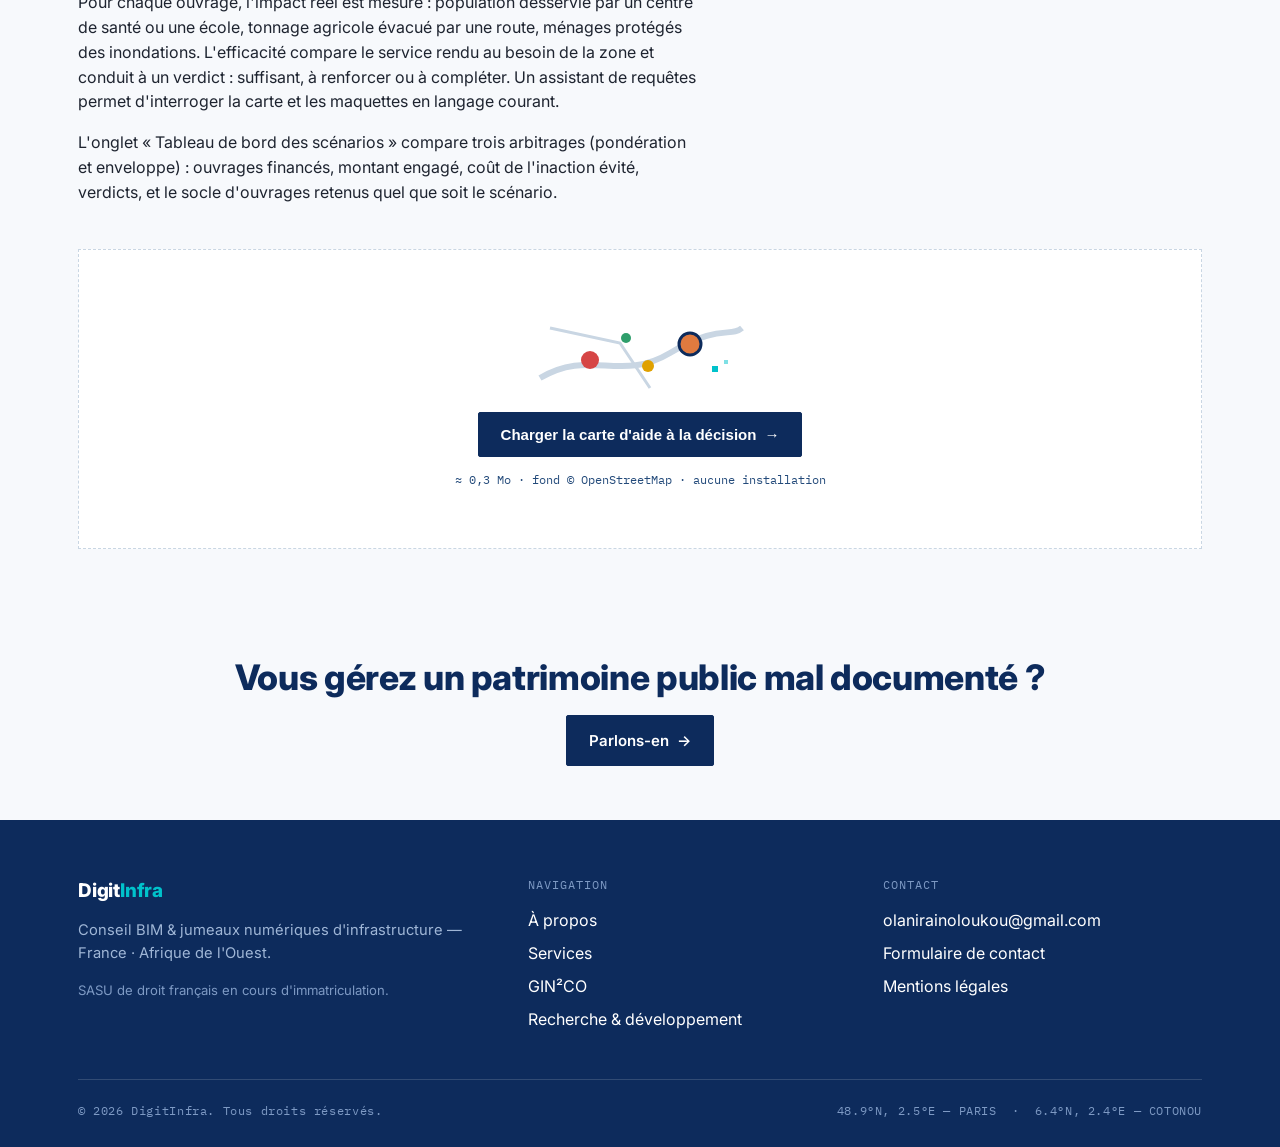
<file: ginco-benin.html>
<!doctype html>
<html lang="fr" data-lang="fr">
<head>
<meta charset="utf-8">
<meta name="viewport" content="width=device-width, initial-scale=1">
<title>GIN²CO Bénin — démonstrateur — DigitInfra</title>
<meta name="description" content="Démonstrateur GIN²CO Bénin : maquettes IFC, carte d'aide à la décision et mesure d'impact (données fictives).">
<link rel="stylesheet" href="style.css">
</head>
<body>

<header class="site">
  <div class="container nav-row">
    <a class="brand" href="index.html" aria-label="DigitInfra — accueil">
      <svg viewBox="0 0 48 48" fill="none" xmlns="http://www.w3.org/2000/svg">
        <path d="M6 34L20 8" stroke="#0D2B5C" stroke-width="3" stroke-linecap="round"/>
        <path d="M11 34L20 14" stroke="#0D2B5C" stroke-width="2" stroke-linecap="round"/>
        <path d="M4 36C12 30 18 30 24 34" stroke="#0D2B5C" stroke-width="3" stroke-linecap="round" fill="none"/>
        <rect x="25" y="12" width="5" height="24" fill="#00C2CB"/>
        <rect x="33" y="27" width="5" height="5" fill="#00C2CB" opacity="0.9"/>
        <rect x="40" y="29" width="4" height="4" fill="#00C2CB" opacity="0.6"/>
        <rect x="46" y="31" width="3" height="3" fill="#00C2CB" opacity="0.35"/>
      </svg>
      <span class="brand-word"><span class="b1">Digit</span><span class="b2">Infra</span></span>
    </a>
    <nav class="links">
      <a href="index.html"><span data-fr-only>Accueil</span><span data-en-only>Home</span></a>
      <a href="about.html"><span data-fr-only>À propos</span><span data-en-only>About</span></a>
      <a href="services.html">Services</a>
      <a href="ginco.html">GIN²CO</a>
      <a href="contact.html">Contact</a>
    </nav>
    <div style="display:flex; align-items:center; gap:14px;">
      <div class="lang-toggle">
        <button data-lang-btn="fr" class="active">FR</button>
        <button data-lang-btn="en">EN</button>
      </div>
      <button class="menu-btn" aria-label="Menu" aria-expanded="false"><span></span></button>
    </div>
  </div>
</header>

<main>
  <section class="hero" style="padding-bottom:48px;">
    <div class="container">
      <p class="eyebrow"><span data-fr-only>GIN²CO — Démonstrateur</span><span data-en-only>GIN²CO — Demonstrator</span></p>
      <nav class="zone-tabs" aria-label="Zones"><a href="ginco.html#zones" class="zone-back"><span data-fr-only>← Tous les démonstrateurs</span><span data-en-only>← All demonstrators</span></a><a href="ginco-benin.html" class="zone-tab is-current" aria-current="page"><b><span data-fr-only>Bénin</span><span data-en-only>Benin</span></b><span><span data-fr-only>patrimoine urbain</span><span data-en-only>urban assets</span></span></a><a href="ginco-guinee.html" class="zone-tab"><b><span data-fr-only>Guinée</span><span data-en-only>Guinea</span></b><span><span data-fr-only>routes et flux agricoles</span><span data-en-only>roads and farm flows</span></span></a></nav>
      <h1 style="max-width:860px;"><span data-fr-only>Bénin — patrimoine urbain</span><span data-en-only>Benin — urban assets</span></h1>
      <p class="lead" style="max-width:760px;"><span data-fr-only>Voirie, drainage et bâtiments publics d'un territoire urbain : vingt-cinq ouvrages fictifs, leurs maquettes IFC, leur état et leur impact sur la population.</span><span data-en-only>Roads, drainage and public buildings of an urban area: twenty-five fictitious assets, their IFC models, their condition and their impact on the population.</span></p>
      <div class="hero-cta"><a class="btn btn-ghost btn-arrow" href="#demo"><span data-fr-only>Voir la maquette 3D</span><span data-en-only>See the 3D model</span></a><a class="btn btn-ghost btn-arrow" href="#sig"><span data-fr-only>Voir la carte SIG</span><span data-en-only>See the GIS map</span></a></div>
    </div>
  </section>

  <section id="demo" class="tight" style="padding-top:0;">
    <div class="container">
      <div class="section-head">
        <p class="eyebrow"><span data-fr-only>Démonstration</span><span data-en-only>Demonstration</span></p>
        <h2><span data-fr-only>Le jumeau numérique d'un dalot</span><span data-en-only>The digital twin of a box culvert</span></h2>
        <div class="status"><span class="dot"></span><span data-fr-only>OUVRAGE FICTIF — DONNÉES DE DÉMONSTRATION</span><span data-en-only>FICTITIOUS STRUCTURE — DEMONSTRATION DATA</span></div>
        <p><span data-fr-only>Un dalot double cellule modélisé en IFC 4 openBIM, enrichi de données patrimoniales : état, désordres, priorité et coût d'entretien. Le fichier est lu directement dans votre navigateur, sans logiciel propriétaire. Cliquez sur un élément pour consulter sa fiche, colorez la maquette selon un paramètre, filtrez et triez les éléments.</span><span data-en-only>A double-cell box culvert modelled in openBIM IFC 4 and enriched with asset data: condition, defects, maintenance priority and cost. The file is read directly in your browser, with no proprietary software. Click an element to see its record, colour the model by any parameter, filter and sort the elements.</span></p>
      </div>
      <div class="bv-placeholder" id="bim-viewer">
        <svg viewBox="0 0 220 90" width="220" height="90" aria-hidden="true" fill="none">
          <rect x="20" y="40" width="180" height="8" fill="#0D2B5C"/>
          <rect x="20" y="48" width="8" height="30" fill="#0D2B5C"/><rect x="106" y="48" width="8" height="30" fill="#0D2B5C"/><rect x="192" y="48" width="8" height="30" fill="#0D2B5C"/>
          <rect x="20" y="78" width="180" height="6" fill="#0D2B5C"/>
          <rect x="8" y="30" width="204" height="6" fill="#00C2CB"/>
          <rect x="150" y="18" width="7" height="7" fill="#00C2CB" opacity=".7"/><rect x="164" y="12" width="5" height="5" fill="#00C2CB" opacity=".45"/><rect x="176" y="8" width="4" height="4" fill="#00C2CB" opacity=".25"/>
        </svg>
        <button type="button" class="btn btn-primary btn-arrow" id="bim-load"><span data-fr-only>Charger la démonstration 3D</span><span data-en-only>Load the 3D demonstration</span></button>
        <p class="mono bv-note"><span data-fr-only>≈ 1,2 Mo · IFC 4 lu dans le navigateur · aucune installation</span><span data-en-only>≈ 1.2 MB · IFC 4 read in the browser · nothing to install</span></p>
        <a class="bv-dl" href="viewer/models/DLT01.ifc" download="DLT01.ifc"><span data-fr-only>Télécharger le fichier IFC (32 Ko)</span><span data-en-only>Download the IFC file (32 KB)</span></a>
      </div>
    </div>
  </section>
  <script type="module">
    const btn = document.getElementById('bim-load');
    btn.addEventListener('click', async () => {
      const root = document.getElementById('bim-viewer');
      btn.disabled = true;
      try {
        const { mount } = await import('./viewer/gin2co-viewer.js');
        await mount(root, { ifcUrl: 'viewer/models/DLT01.ifc', wasmPath: new URL('viewer/', location.href).href });
      } catch (err) {
        console.error(err);
        root.innerHTML = document.documentElement.dataset.lang === 'en'
          ? '<p class="bv-status">The 3D model could not be loaded in this browser.</p>'
          : '<p class="bv-status">La maquette 3D n’a pas pu être chargée dans ce navigateur.</p>';
      }
    });
  </script>

  <section id="sig" class="tight" style="padding-top:0;">
    <div class="container">
      <div class="section-head">
        <p class="eyebrow"><span data-fr-only>Système d'information géographique</span><span data-en-only>Geographic information system</span></p>
        <h2><span data-fr-only>Localiser, croiser, prioriser</span><span data-en-only>Locate, cross-reference, prioritise</span></h2>
        <div class="status"><span class="dot"></span><span data-fr-only>FOND DE CARTE RÉEL — OUVRAGES ET DONNÉES FICTIFS</span><span data-en-only>REAL BASEMAP — FICTITIOUS ASSETS AND DATA</span></div>
        <p><span data-fr-only>Vingt-cinq ouvrages publics répartis sur un territoire urbain sont croisés avec la population desservie, le trafic, l'aléa inondation, la nature des sols, les équipements sensibles et les données financières. Réglez le poids de chaque critère et l'enveloppe budgétaire : le classement, la carte et les ouvrages financés se recalculent immédiatement.</span><span data-en-only>Twenty-five public assets across an urban area are cross-referenced with population served, traffic, flood hazard, soil type, sensitive facilities and financial data. Adjust the weight of each criterion and the budget envelope: the ranking, the map and the funded assets update instantly.</span></p>
        <p><span data-fr-only>Chaque ouvrage dispose de sa maquette IFC : depuis sa fiche, « Voir en 3D » ouvre la maquette avec les couches actives de la carte (sol, aléa inondation, trafic, équipements proches).</span><span data-en-only>Every asset has its own IFC model: from its record, “View in 3D” opens the model together with the layers active on the map (soil, flood hazard, traffic, nearby facilities).</span></p>
        <p><span data-fr-only>Pour chaque ouvrage, l'impact réel est mesuré : population desservie par un centre de santé ou une école, tonnage agricole évacué par une route, ménages protégés des inondations. L'efficacité compare le service rendu au besoin de la zone et conduit à un verdict : suffisant, à renforcer ou à compléter. Un assistant de requêtes permet d'interroger la carte et les maquettes en langage courant.</span><span data-en-only>For each asset, real impact is measured: population served by a health centre or a school, farm produce carried by a road, households protected from flooding. Efficiency compares the service delivered with the need of the area and leads to a verdict: sufficient, to be reinforced or to be complemented. A request assistant lets you query the map and the models in plain language.</span></p>
        <p><span data-fr-only>L'onglet « Tableau de bord des scénarios » compare trois arbitrages (pondération et enveloppe) : ouvrages financés, montant engagé, coût de l'inaction évité, verdicts, et le socle d'ouvrages retenus quel que soit le scénario.</span><span data-en-only>The “Scenario dashboard” tab compares three trade-offs (weighting and envelope): assets funded, amount committed, avoided cost of inaction, verdicts, and the core of assets selected whatever the scenario.</span></p>
      </div>
      <div class="bv-placeholder" id="sig-map">
        <svg viewBox="0 0 220 90" width="220" height="90" aria-hidden="true" fill="none">
          <path d="M10 70 C60 40 90 75 140 45 S200 30 212 20" stroke="#C9D6E3" stroke-width="6"/>
          <path d="M20 20 L90 35 L120 80" stroke="#C9D6E3" stroke-width="3"/>
          <circle cx="60" cy="52" r="9" fill="#D64545"/><circle cx="118" cy="58" r="6" fill="#E0A100"/>
          <circle cx="160" cy="36" r="11" fill="#E07A3F" stroke="#0D2B5C" stroke-width="3"/><circle cx="96" cy="30" r="5" fill="#2E9E6B"/>
          <rect x="182" y="58" width="6" height="6" fill="#00C2CB"/><rect x="194" y="52" width="4" height="4" fill="#00C2CB" opacity=".5"/>
        </svg>
        <button type="button" class="btn btn-primary btn-arrow" id="sig-load"><span data-fr-only>Charger la carte d'aide à la décision</span><span data-en-only>Load the decision-support map</span></button>
        <p class="mono bv-note"><span data-fr-only>≈ 0,3 Mo · fond © OpenStreetMap · aucune installation</span><span data-en-only>≈ 0.3 MB · basemap © OpenStreetMap · nothing to install</span></p>
      </div>
    </div>
  </section>
  <script type="module">
    const sbtn = document.getElementById('sig-load');
    sbtn.addEventListener('click', async () => {
      const root = document.getElementById('sig-map');
      sbtn.disabled = true;
      try {
        const css = document.createElement('link');
        css.rel = 'stylesheet'; css.href = 'viewer/leaflet.css';
        document.head.append(css);
        const { mount } = await import('./viewer/gin2co-sig.js');
        const base = new URL('viewer/', location.href).href;
        window.__gin2coSig = await mount(root, { dataUrl: base + 'sig-data.json', viewerUrl: base + 'gin2co-viewer.js', wasmPath: base, modelsBase: base + 'models/' });
      } catch (err) {
        console.error(err);
        root.innerHTML = document.documentElement.dataset.lang === 'en'
          ? '<p class="bv-status">The map could not be loaded in this browser.</p>'
          : '<p class="bv-status">La carte n’a pas pu être chargée dans ce navigateur.</p>';
      }
    });
  </script>


  <section class="tight">
    <div class="container" style="text-align:center;">
      <h2><span data-fr-only>Vous gérez un patrimoine public mal documenté ?</span><span data-en-only>Do you manage poorly documented public assets?</span></h2>
      <a class="btn btn-primary btn-arrow" href="contact.html"><span data-fr-only>Parlons-en</span><span data-en-only>Let's talk</span></a>
    </div>
  </section>
</main>

<footer class="site">
  <div class="container">
    <div class="foot-grid">
      <div>
        <span class="brand-word"><span style="color:#fff;">Digit</span><span style="color:var(--teal);">Infra</span></span>
        <p style="margin-top:14px; color:#9FB6D6; font-size:.92rem;">
          <span data-fr-only>Conseil BIM &amp; jumeaux numériques d'infrastructure — France · Afrique de l'Ouest.</span><span data-en-only>BIM consulting &amp; infrastructure digital twins — France · West Africa.</span>
        </p>
        <p style="color:#7E9AC4; font-size:.82rem;">
          <span data-fr-only>SASU de droit français en cours d'immatriculation.</span><span data-en-only>French SASU, registration in progress.</span>
        </p>
      </div>
      <div>
        <p class="mono" style="font-size:.74rem; letter-spacing:.08em; color:#7E9AC4; margin-bottom:14px;">NAVIGATION</p>
        <p style="margin-bottom:8px;"><a href="about.html"><span data-fr-only>À propos</span><span data-en-only>About</span></a></p>
        <p style="margin-bottom:8px;"><a href="services.html">Services</a></p>
        <p style="margin-bottom:8px;"><a href="ginco.html">GIN²CO</a></p>
        <p style="margin-bottom:8px;"><a href="about.html#rd"><span data-fr-only>Recherche &amp; développement</span><span data-en-only>Research &amp; development</span></a></p>
      </div>
      <div>
        <p class="mono" style="font-size:.74rem; letter-spacing:.08em; color:#7E9AC4; margin-bottom:14px;">CONTACT</p>
        <p style="margin-bottom:8px;"><a href="mailto:olanirainoloukou@gmail.com">olanirainoloukou@gmail.com</a></p>
        <p style="margin-bottom:8px;"><a href="contact.html"><span data-fr-only>Formulaire de contact</span><span data-en-only>Contact form</span></a></p>
        <p style="margin-bottom:8px;"><a href="mentions-legales.html"><span data-fr-only>Mentions légales</span><span data-en-only>Legal notice</span></a></p>
      </div>
    </div>
    <div class="foot-coords">
      <span>© 2026 DigitInfra. <span data-fr-only>Tous droits réservés.</span><span data-en-only>All rights reserved.</span></span>
      <span>48.9°N, 2.5°E — PARIS &nbsp;·&nbsp; 6.4°N, 2.4°E — COTONOU</span>
    </div>
  </div>
</footer>

<script src="main.js"></script>
</body>
</html>
</file>
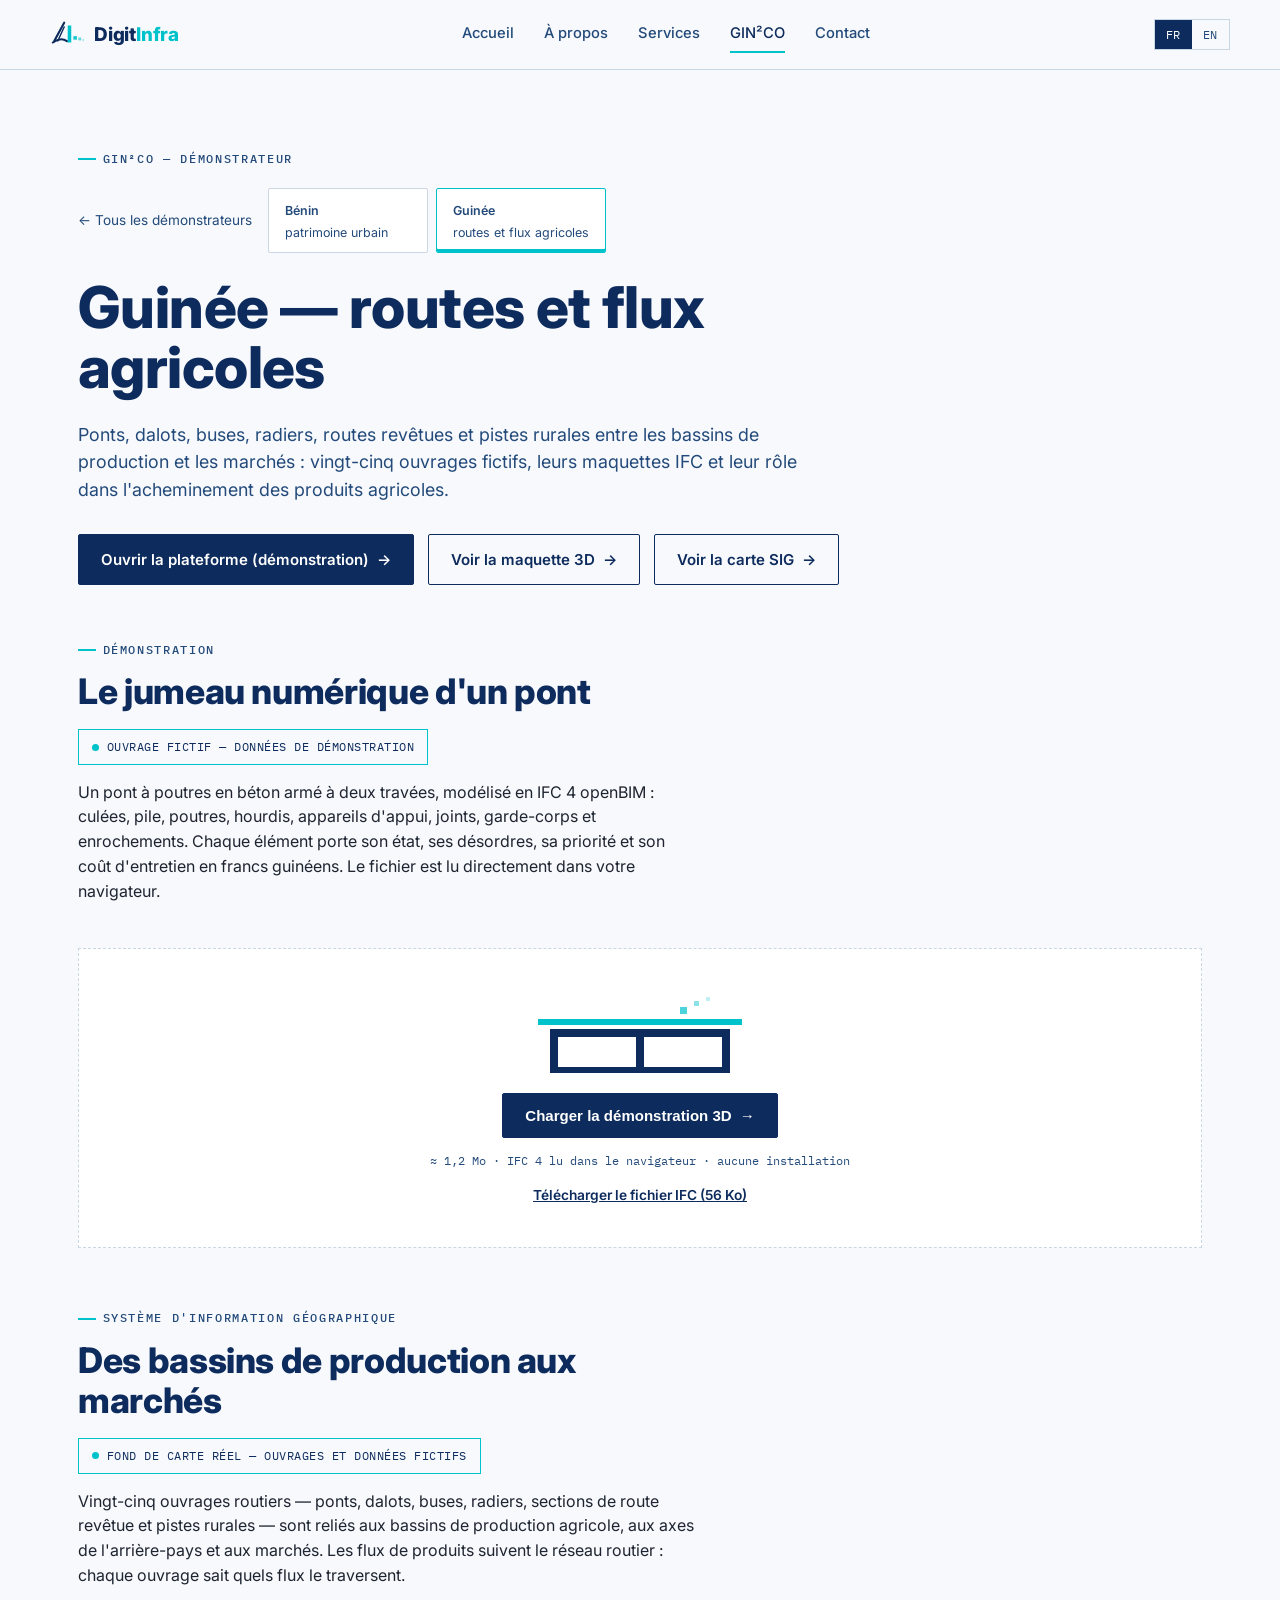
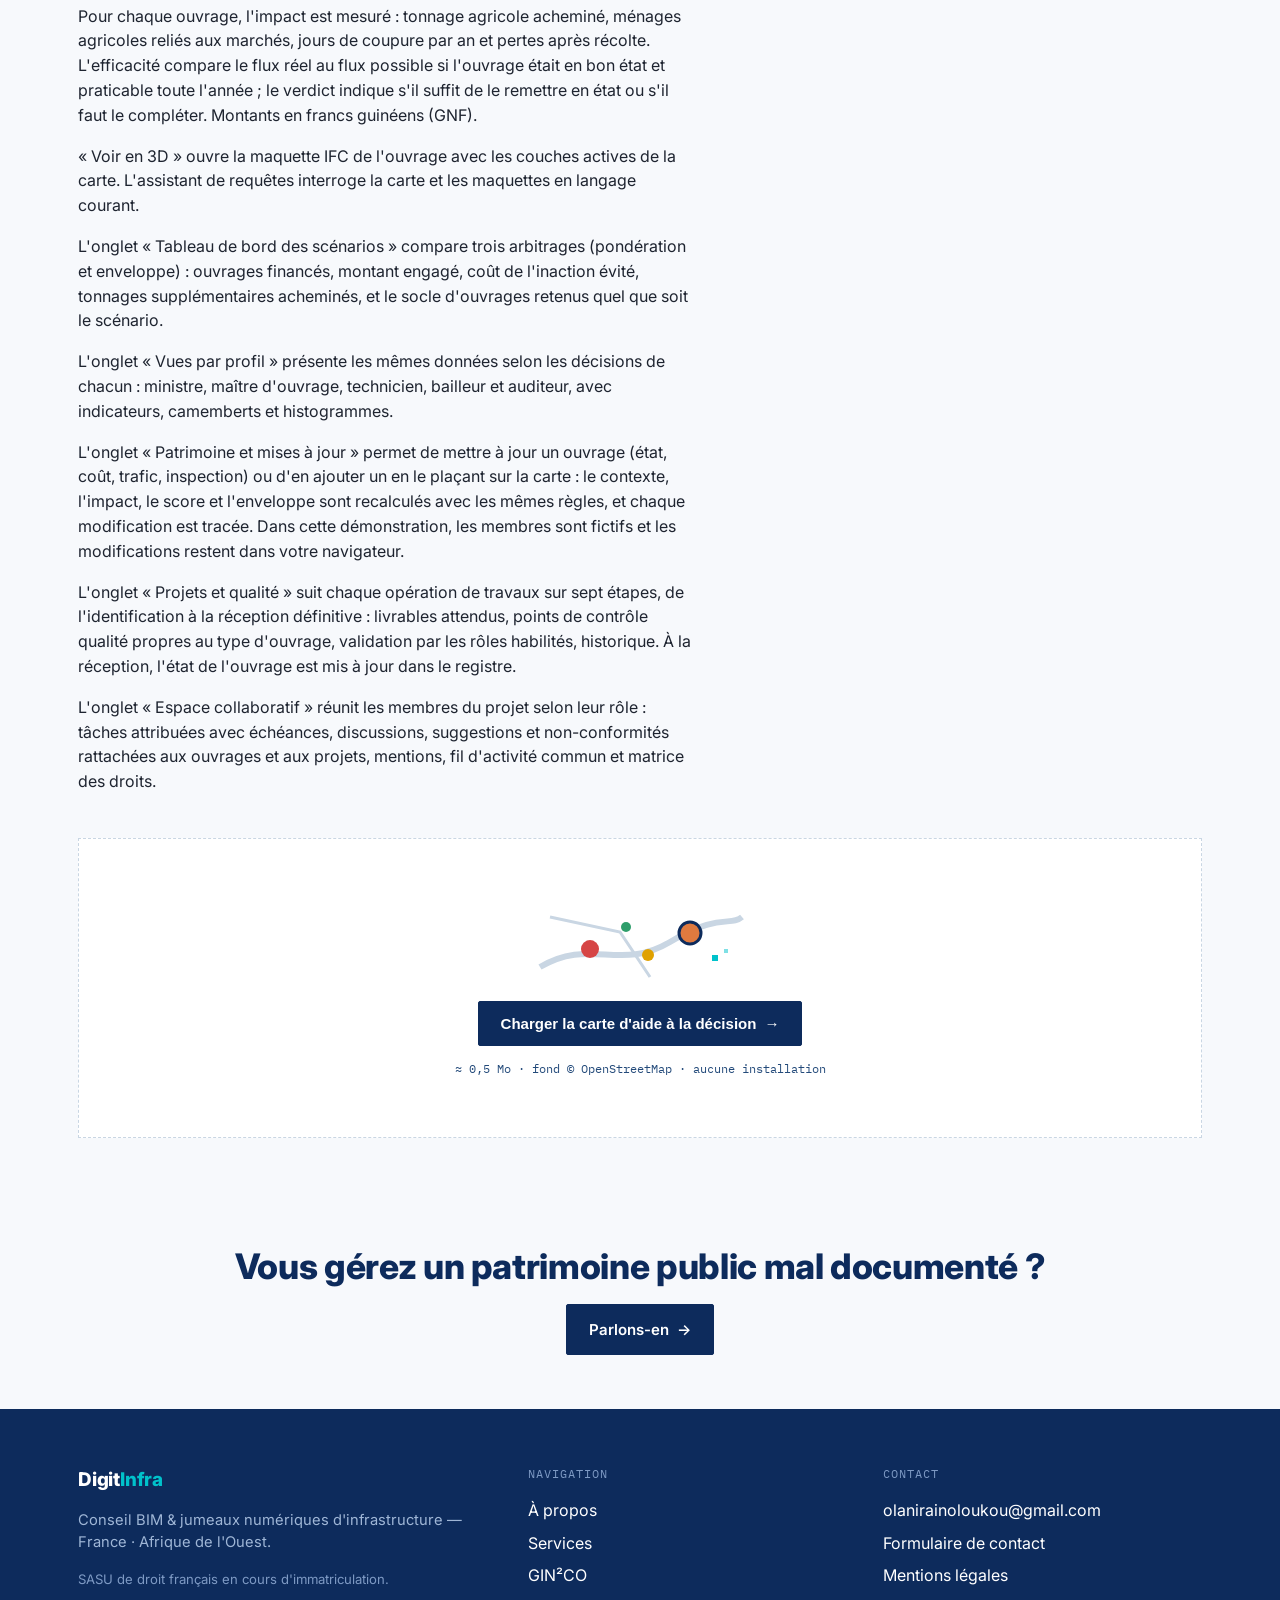
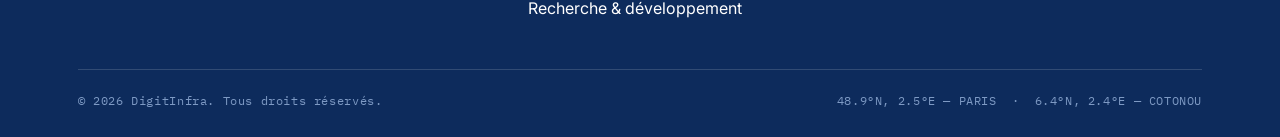
<file: ginco-guinee.html>
<!doctype html>
<html lang="fr" data-lang="fr">
<head>
<meta charset="utf-8">
<meta name="viewport" content="width=device-width, initial-scale=1">
<title>GIN²CO Guinée — démonstrateur — DigitInfra</title>
<meta name="description" content="Démonstrateur GIN²CO Guinée : routes, pistes rurales et flux agricoles (données fictives).">
<link rel="stylesheet" href="style.css">
</head>
<body>

<header class="site">
  <div class="container nav-row">
    <a class="brand" href="index.html" aria-label="DigitInfra — accueil">
      <svg viewBox="0 0 48 48" fill="none" xmlns="http://www.w3.org/2000/svg">
        <path d="M6 34L20 8" stroke="#0D2B5C" stroke-width="3" stroke-linecap="round"/>
        <path d="M11 34L20 14" stroke="#0D2B5C" stroke-width="2" stroke-linecap="round"/>
        <path d="M4 36C12 30 18 30 24 34" stroke="#0D2B5C" stroke-width="3" stroke-linecap="round" fill="none"/>
        <rect x="25" y="12" width="5" height="24" fill="#00C2CB"/>
        <rect x="33" y="27" width="5" height="5" fill="#00C2CB" opacity="0.9"/>
        <rect x="40" y="29" width="4" height="4" fill="#00C2CB" opacity="0.6"/>
        <rect x="46" y="31" width="3" height="3" fill="#00C2CB" opacity="0.35"/>
      </svg>
      <span class="brand-word"><span class="b1">Digit</span><span class="b2">Infra</span></span>
    </a>
    <nav class="links">
      <a href="index.html"><span data-fr-only>Accueil</span><span data-en-only>Home</span></a>
      <a href="about.html"><span data-fr-only>À propos</span><span data-en-only>About</span></a>
      <a href="services.html">Services</a>
      <a href="ginco.html">GIN²CO</a>
      <a href="contact.html">Contact</a>
    </nav>
    <div style="display:flex; align-items:center; gap:14px;">
      <div class="lang-toggle">
        <button data-lang-btn="fr" class="active">FR</button>
        <button data-lang-btn="en">EN</button>
      </div>
      <button class="menu-btn" aria-label="Menu" aria-expanded="false"><span></span></button>
    </div>
  </div>
</header>

<main>
  <section class="hero" style="padding-bottom:48px;">
    <div class="container">
      <p class="eyebrow"><span data-fr-only>GIN²CO — Démonstrateur</span><span data-en-only>GIN²CO — Demonstrator</span></p>
      <nav class="zone-tabs" aria-label="Zones"><a href="ginco.html#zones" class="zone-back"><span data-fr-only>← Tous les démonstrateurs</span><span data-en-only>← All demonstrators</span></a><a href="ginco-benin.html" class="zone-tab"><b><span data-fr-only>Bénin</span><span data-en-only>Benin</span></b><span><span data-fr-only>patrimoine urbain</span><span data-en-only>urban assets</span></span></a><a href="ginco-guinee.html" class="zone-tab is-current" aria-current="page"><b><span data-fr-only>Guinée</span><span data-en-only>Guinea</span></b><span><span data-fr-only>routes et flux agricoles</span><span data-en-only>roads and farm flows</span></span></a></nav>
      <h1 style="max-width:860px;"><span data-fr-only>Guinée — routes et flux agricoles</span><span data-en-only>Guinea — roads and farm produce flows</span></h1>
      <p class="lead" style="max-width:760px;"><span data-fr-only>Ponts, dalots, buses, radiers, routes revêtues et pistes rurales entre les bassins de production et les marchés : vingt-cinq ouvrages fictifs, leurs maquettes IFC et leur rôle dans l'acheminement des produits agricoles.</span><span data-en-only>Bridges, culverts, drifts, paved roads and rural tracks between production basins and markets: twenty-five fictitious assets, their IFC models and their role in carrying farm produce.</span></p>
      <div class="hero-cta"><a class="btn btn-primary btn-arrow" href="plateforme-guinee.html"><span data-fr-only>Ouvrir la plateforme (démonstration)</span><span data-en-only>Open the platform (demonstration)</span></a><a class="btn btn-ghost btn-arrow" href="#demo"><span data-fr-only>Voir la maquette 3D</span><span data-en-only>See the 3D model</span></a><a class="btn btn-ghost btn-arrow" href="#sig"><span data-fr-only>Voir la carte SIG</span><span data-en-only>See the GIS map</span></a></div>
    </div>
  </section>

  <section id="demo" class="tight" style="padding-top:0;">
    <div class="container">
      <div class="section-head">
        <p class="eyebrow"><span data-fr-only>Démonstration</span><span data-en-only>Demonstration</span></p>
        <h2><span data-fr-only>Le jumeau numérique d'un pont</span><span data-en-only>The digital twin of a bridge</span></h2>
        <div class="status"><span class="dot"></span><span data-fr-only>OUVRAGE FICTIF — DONNÉES DE DÉMONSTRATION</span><span data-en-only>FICTITIOUS STRUCTURE — DEMONSTRATION DATA</span></div>
        <p><span data-fr-only>Un pont à poutres en béton armé à deux travées, modélisé en IFC 4 openBIM : culées, pile, poutres, hourdis, appareils d'appui, joints, garde-corps et enrochements. Chaque élément porte son état, ses désordres, sa priorité et son coût d'entretien en francs guinéens. Le fichier est lu directement dans votre navigateur.</span><span data-en-only>A two-span reinforced concrete girder bridge modelled in openBIM IFC 4: abutments, pier, girders, deck slab, bearings, joints, railings and riprap. Each element carries its condition, defects, priority and maintenance cost in Guinean francs. The file is read directly in your browser.</span></p>
      </div>
      <div class="bv-placeholder" id="bim-viewer">
        <svg viewBox="0 0 220 90" width="220" height="90" aria-hidden="true" fill="none">
          <rect x="20" y="40" width="180" height="8" fill="#0D2B5C"/>
          <rect x="20" y="48" width="8" height="30" fill="#0D2B5C"/><rect x="106" y="48" width="8" height="30" fill="#0D2B5C"/><rect x="192" y="48" width="8" height="30" fill="#0D2B5C"/>
          <rect x="20" y="78" width="180" height="6" fill="#0D2B5C"/>
          <rect x="8" y="30" width="204" height="6" fill="#00C2CB"/>
          <rect x="150" y="18" width="7" height="7" fill="#00C2CB" opacity=".7"/><rect x="164" y="12" width="5" height="5" fill="#00C2CB" opacity=".45"/><rect x="176" y="8" width="4" height="4" fill="#00C2CB" opacity=".25"/>
        </svg>
        <button type="button" class="btn btn-primary btn-arrow" id="bim-load"><span data-fr-only>Charger la démonstration 3D</span><span data-en-only>Load the 3D demonstration</span></button>
        <p class="mono bv-note"><span data-fr-only>≈ 1,2 Mo · IFC 4 lu dans le navigateur · aucune installation</span><span data-en-only>≈ 1.2 MB · IFC 4 read in the browser · nothing to install</span></p>
        <a class="bv-dl" href="viewer/gn/models/OA-01.ifc" download="OA-01.ifc"><span data-fr-only>Télécharger le fichier IFC (56 Ko)</span><span data-en-only>Download the IFC file (56 KB)</span></a>
      </div>
    </div>
  </section>
  <script type="module">
    const btn = document.getElementById('bim-load');
    btn.addEventListener('click', async () => {
      const root = document.getElementById('bim-viewer');
      btn.disabled = true;
      try {
        const { mount } = await import('./viewer/gin2co-viewer.js');
        await mount(root, { ifcUrl: 'viewer/gn/models/OA-01.ifc', wasmPath: new URL('viewer/', location.href).href });
      } catch (err) {
        console.error(err);
        root.innerHTML = document.documentElement.dataset.lang === 'en'
          ? '<p class="bv-status">The 3D model could not be loaded in this browser.</p>'
          : '<p class="bv-status">La maquette 3D n’a pas pu être chargée dans ce navigateur.</p>';
      }
    });
  </script>

  <section id="sig" class="tight" style="padding-top:0;">
    <div class="container">
      <div class="section-head">
        <p class="eyebrow"><span data-fr-only>Système d'information géographique</span><span data-en-only>Geographic information system</span></p>
        <h2><span data-fr-only>Des bassins de production aux marchés</span><span data-en-only>From production basins to markets</span></h2>
        <div class="status"><span class="dot"></span><span data-fr-only>FOND DE CARTE RÉEL — OUVRAGES ET DONNÉES FICTIFS</span><span data-en-only>REAL BASEMAP — FICTITIOUS ASSETS AND DATA</span></div>
        <p><span data-fr-only>Vingt-cinq ouvrages routiers — ponts, dalots, buses, radiers, sections de route revêtue et pistes rurales — sont reliés aux bassins de production agricole, aux axes de l'arrière-pays et aux marchés. Les flux de produits suivent le réseau routier : chaque ouvrage sait quels flux le traversent.</span><span data-en-only>Twenty-five road assets — bridges, culverts, drifts, paved road sections and rural tracks — are linked to farm production basins, hinterland corridors and markets. Produce flows follow the road network: each asset knows which flows cross it.</span></p>
        <p><span data-fr-only>Pour chaque ouvrage, l'impact est mesuré : tonnage agricole acheminé, ménages agricoles reliés aux marchés, jours de coupure par an et pertes après récolte. L'efficacité compare le flux réel au flux possible si l'ouvrage était en bon état et praticable toute l'année ; le verdict indique s'il suffit de le remettre en état ou s'il faut le compléter. Montants en francs guinéens (GNF).</span><span data-en-only>For each asset, impact is measured: farm produce carried, farm households linked to markets, closure days per year and post-harvest losses. Efficiency compares the actual flow with the flow possible if the asset were in good condition and passable all year; the verdict shows whether rehabilitation is enough or a complement is needed. Amounts in Guinean francs (GNF).</span></p>
        <p><span data-fr-only>« Voir en 3D » ouvre la maquette IFC de l'ouvrage avec les couches actives de la carte. L'assistant de requêtes interroge la carte et les maquettes en langage courant.</span><span data-en-only>“View in 3D” opens the asset's IFC model with the layers active on the map. The request assistant queries the map and the models in plain language.</span></p>
        <p><span data-fr-only>L'onglet « Tableau de bord des scénarios » compare trois arbitrages (pondération et enveloppe) : ouvrages financés, montant engagé, coût de l'inaction évité, tonnages supplémentaires acheminés, et le socle d'ouvrages retenus quel que soit le scénario.</span><span data-en-only>The “Scenario dashboard” tab compares three trade-offs (weighting and envelope): assets funded, amount committed, avoided cost of inaction, additional tonnage carried, and the core of assets selected whatever the scenario.</span></p>
        <p><span data-fr-only>L'onglet « Vues par profil » présente les mêmes données selon les décisions de chacun : ministre, maître d'ouvrage, technicien, bailleur et auditeur, avec indicateurs, camemberts et histogrammes.</span><span data-en-only>The “Profile views” tab presents the same data according to each user's decisions: minister, asset owner, technician, funder and auditor, with indicators, pie charts and histograms.</span></p>
        <p><span data-fr-only>L'onglet « Patrimoine et mises à jour » permet de mettre à jour un ouvrage (état, coût, trafic, inspection) ou d'en ajouter un en le plaçant sur la carte : le contexte, l'impact, le score et l'enveloppe sont recalculés avec les mêmes règles, et chaque modification est tracée. Dans cette démonstration, les membres sont fictifs et les modifications restent dans votre navigateur.</span><span data-en-only>The “Assets and updates” tab lets you update an asset (condition, cost, traffic, inspection) or add one by placing it on the map: context, impact, score and envelope are recalculated with the same rules, and every change is logged. In this demonstration, members are fictitious and changes stay in your browser.</span></p>
        <p><span data-fr-only>L'onglet « Projets et qualité » suit chaque opération de travaux sur sept étapes, de l'identification à la réception définitive : livrables attendus, points de contrôle qualité propres au type d'ouvrage, validation par les rôles habilités, historique. À la réception, l'état de l'ouvrage est mis à jour dans le registre.</span><span data-en-only>The “Projects and quality” tab follows each works operation through seven steps, from identification to final acceptance: expected deliverables, quality checkpoints specific to the asset type, validation by authorised roles, history. At acceptance, the asset's condition is updated in the register.</span></p>
        <p><span data-fr-only>L'onglet « Espace collaboratif » réunit les membres du projet selon leur rôle : tâches attribuées avec échéances, discussions, suggestions et non-conformités rattachées aux ouvrages et aux projets, mentions, fil d'activité commun et matrice des droits.</span><span data-en-only>The “Collaborative space” tab brings project members together according to their role: assigned tasks with due dates, discussions, suggestions and non-conformities attached to assets and projects, mentions, a shared activity feed and a rights matrix.</span></p>
      </div>
      <div class="bv-placeholder" id="sig-map">
        <svg viewBox="0 0 220 90" width="220" height="90" aria-hidden="true" fill="none">
          <path d="M10 70 C60 40 90 75 140 45 S200 30 212 20" stroke="#C9D6E3" stroke-width="6"/>
          <path d="M20 20 L90 35 L120 80" stroke="#C9D6E3" stroke-width="3"/>
          <circle cx="60" cy="52" r="9" fill="#D64545"/><circle cx="118" cy="58" r="6" fill="#E0A100"/>
          <circle cx="160" cy="36" r="11" fill="#E07A3F" stroke="#0D2B5C" stroke-width="3"/><circle cx="96" cy="30" r="5" fill="#2E9E6B"/>
          <rect x="182" y="58" width="6" height="6" fill="#00C2CB"/><rect x="194" y="52" width="4" height="4" fill="#00C2CB" opacity=".5"/>
        </svg>
        <button type="button" class="btn btn-primary btn-arrow" id="sig-load"><span data-fr-only>Charger la carte d'aide à la décision</span><span data-en-only>Load the decision-support map</span></button>
        <p class="mono bv-note"><span data-fr-only>≈ 0,5 Mo · fond © OpenStreetMap · aucune installation</span><span data-en-only>≈ 0.5 MB · basemap © OpenStreetMap · nothing to install</span></p>
      </div>
    </div>
  </section>
  <script type="module">
    const sbtn = document.getElementById('sig-load');
    sbtn.addEventListener('click', async () => {
      const root = document.getElementById('sig-map');
      sbtn.disabled = true;
      try {
        const css = document.createElement('link');
        css.rel = 'stylesheet'; css.href = 'viewer/leaflet.css';
        document.head.append(css);
        const { mount } = await import('./viewer/gin2co-sig.js');
        const base = new URL('viewer/', location.href).href;
        window.__gin2coSig = await mount(root, { dataUrl: base + 'gn/sig-data.json', viewerUrl: base + 'gin2co-viewer.js', wasmPath: base, modelsBase: base + 'gn/models/' });
      } catch (err) {
        console.error(err);
        root.innerHTML = document.documentElement.dataset.lang === 'en'
          ? '<p class="bv-status">The map could not be loaded in this browser.</p>'
          : '<p class="bv-status">La carte n’a pas pu être chargée dans ce navigateur.</p>';
      }
    });
  </script>


  <section class="tight">
    <div class="container" style="text-align:center;">
      <h2><span data-fr-only>Vous gérez un patrimoine public mal documenté ?</span><span data-en-only>Do you manage poorly documented public assets?</span></h2>
      <a class="btn btn-primary btn-arrow" href="contact.html"><span data-fr-only>Parlons-en</span><span data-en-only>Let's talk</span></a>
    </div>
  </section>
</main>

<footer class="site">
  <div class="container">
    <div class="foot-grid">
      <div>
        <span class="brand-word"><span style="color:#fff;">Digit</span><span style="color:var(--teal);">Infra</span></span>
        <p style="margin-top:14px; color:#9FB6D6; font-size:.92rem;">
          <span data-fr-only>Conseil BIM &amp; jumeaux numériques d'infrastructure — France · Afrique de l'Ouest.</span><span data-en-only>BIM consulting &amp; infrastructure digital twins — France · West Africa.</span>
        </p>
        <p style="color:#7E9AC4; font-size:.82rem;">
          <span data-fr-only>SASU de droit français en cours d'immatriculation.</span><span data-en-only>French SASU, registration in progress.</span>
        </p>
      </div>
      <div>
        <p class="mono" style="font-size:.74rem; letter-spacing:.08em; color:#7E9AC4; margin-bottom:14px;">NAVIGATION</p>
        <p style="margin-bottom:8px;"><a href="about.html"><span data-fr-only>À propos</span><span data-en-only>About</span></a></p>
        <p style="margin-bottom:8px;"><a href="services.html">Services</a></p>
        <p style="margin-bottom:8px;"><a href="ginco.html">GIN²CO</a></p>
        <p style="margin-bottom:8px;"><a href="about.html#rd"><span data-fr-only>Recherche &amp; développement</span><span data-en-only>Research &amp; development</span></a></p>
      </div>
      <div>
        <p class="mono" style="font-size:.74rem; letter-spacing:.08em; color:#7E9AC4; margin-bottom:14px;">CONTACT</p>
        <p style="margin-bottom:8px;"><a href="mailto:olanirainoloukou@gmail.com">olanirainoloukou@gmail.com</a></p>
        <p style="margin-bottom:8px;"><a href="contact.html"><span data-fr-only>Formulaire de contact</span><span data-en-only>Contact form</span></a></p>
        <p style="margin-bottom:8px;"><a href="mentions-legales.html"><span data-fr-only>Mentions légales</span><span data-en-only>Legal notice</span></a></p>
      </div>
    </div>
    <div class="foot-coords">
      <span>© 2026 DigitInfra. <span data-fr-only>Tous droits réservés.</span><span data-en-only>All rights reserved.</span></span>
      <span>48.9°N, 2.5°E — PARIS &nbsp;·&nbsp; 6.4°N, 2.4°E — COTONOU</span>
    </div>
  </div>
</footer>

<script src="main.js"></script>
</body>
</html>
</file>
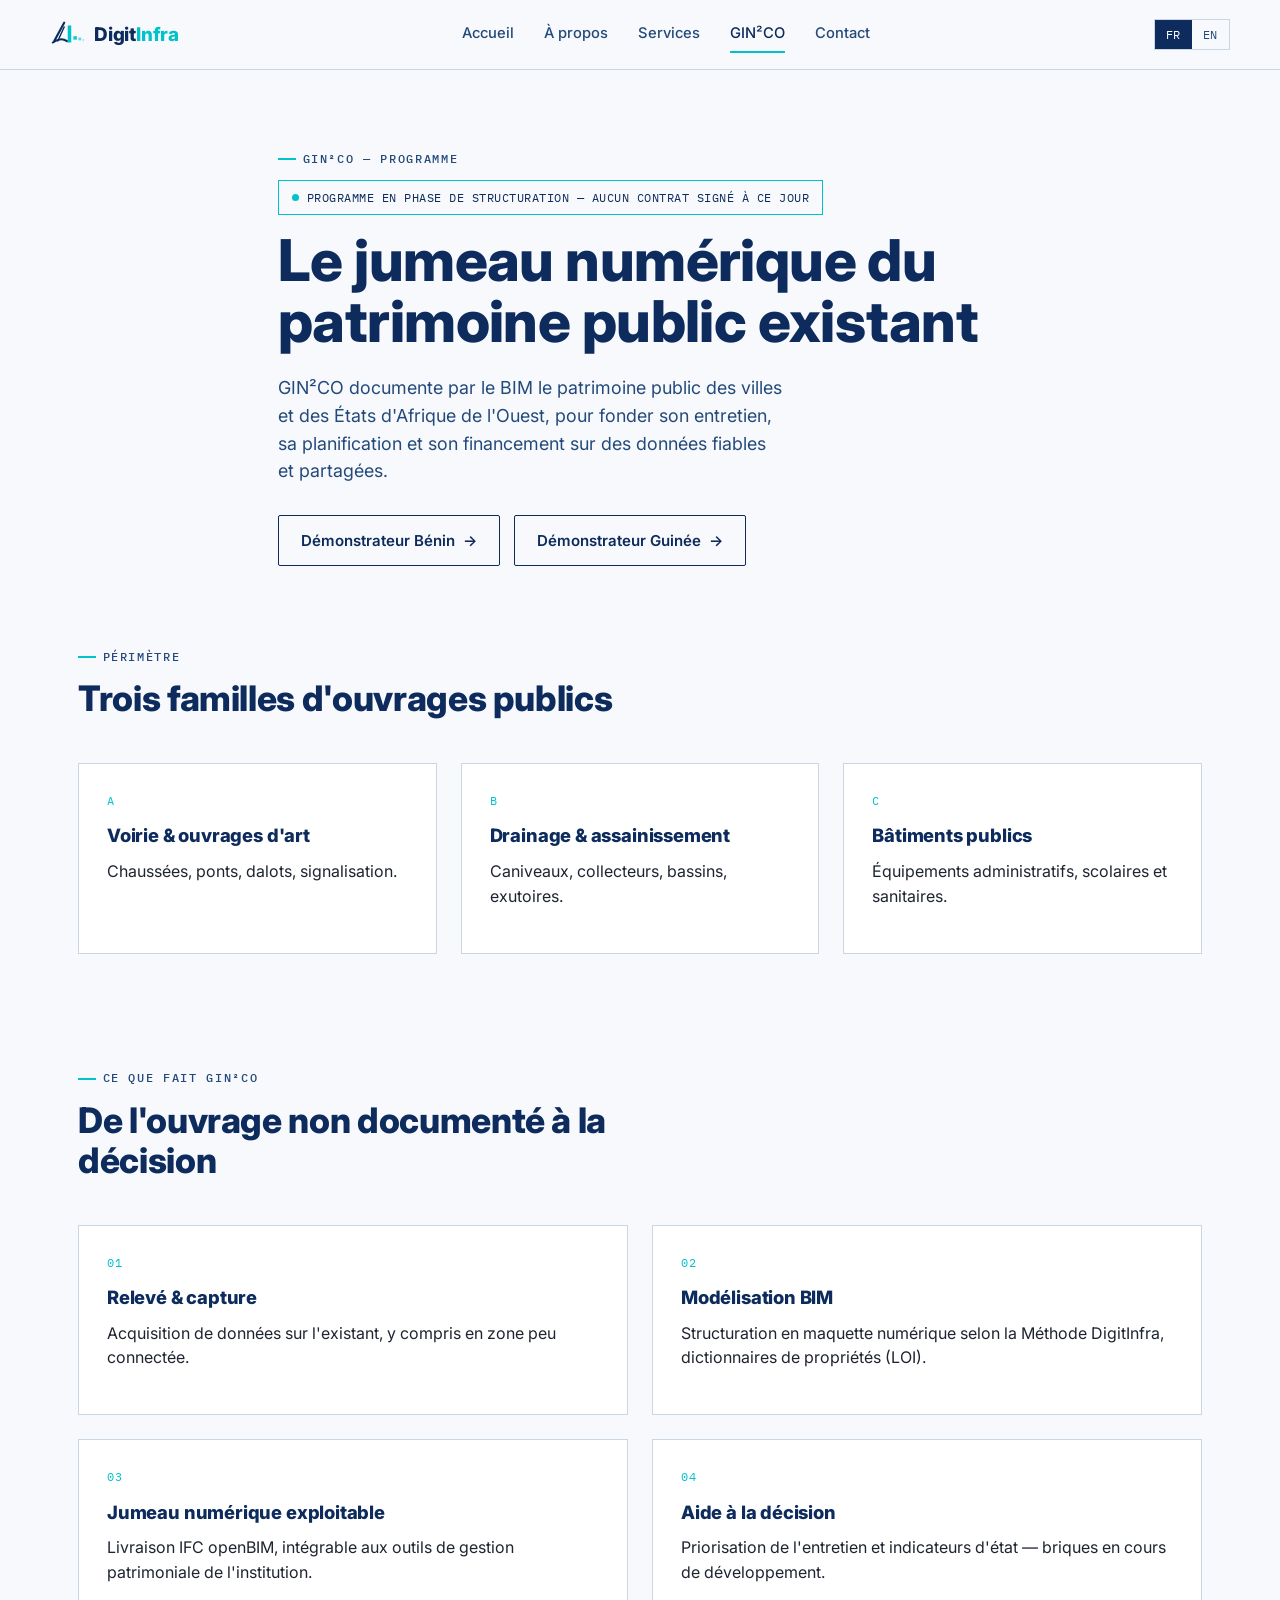
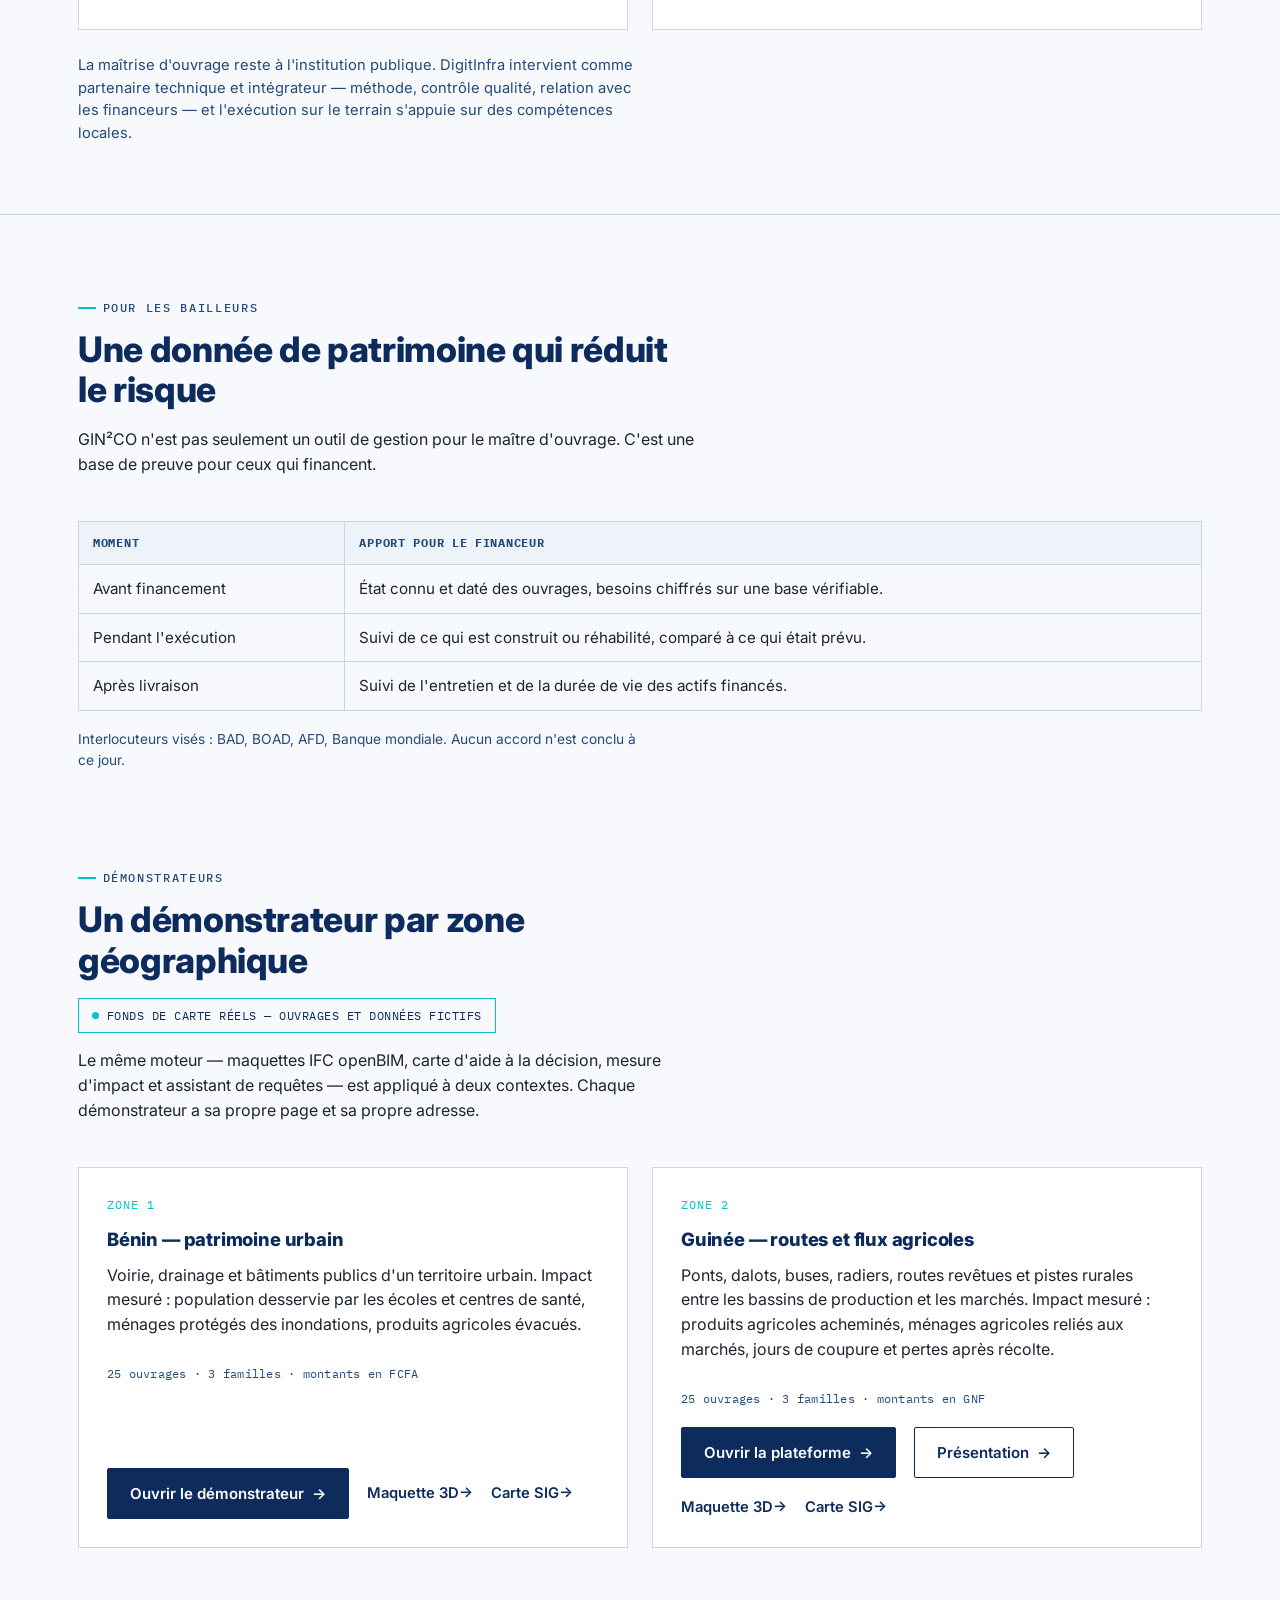
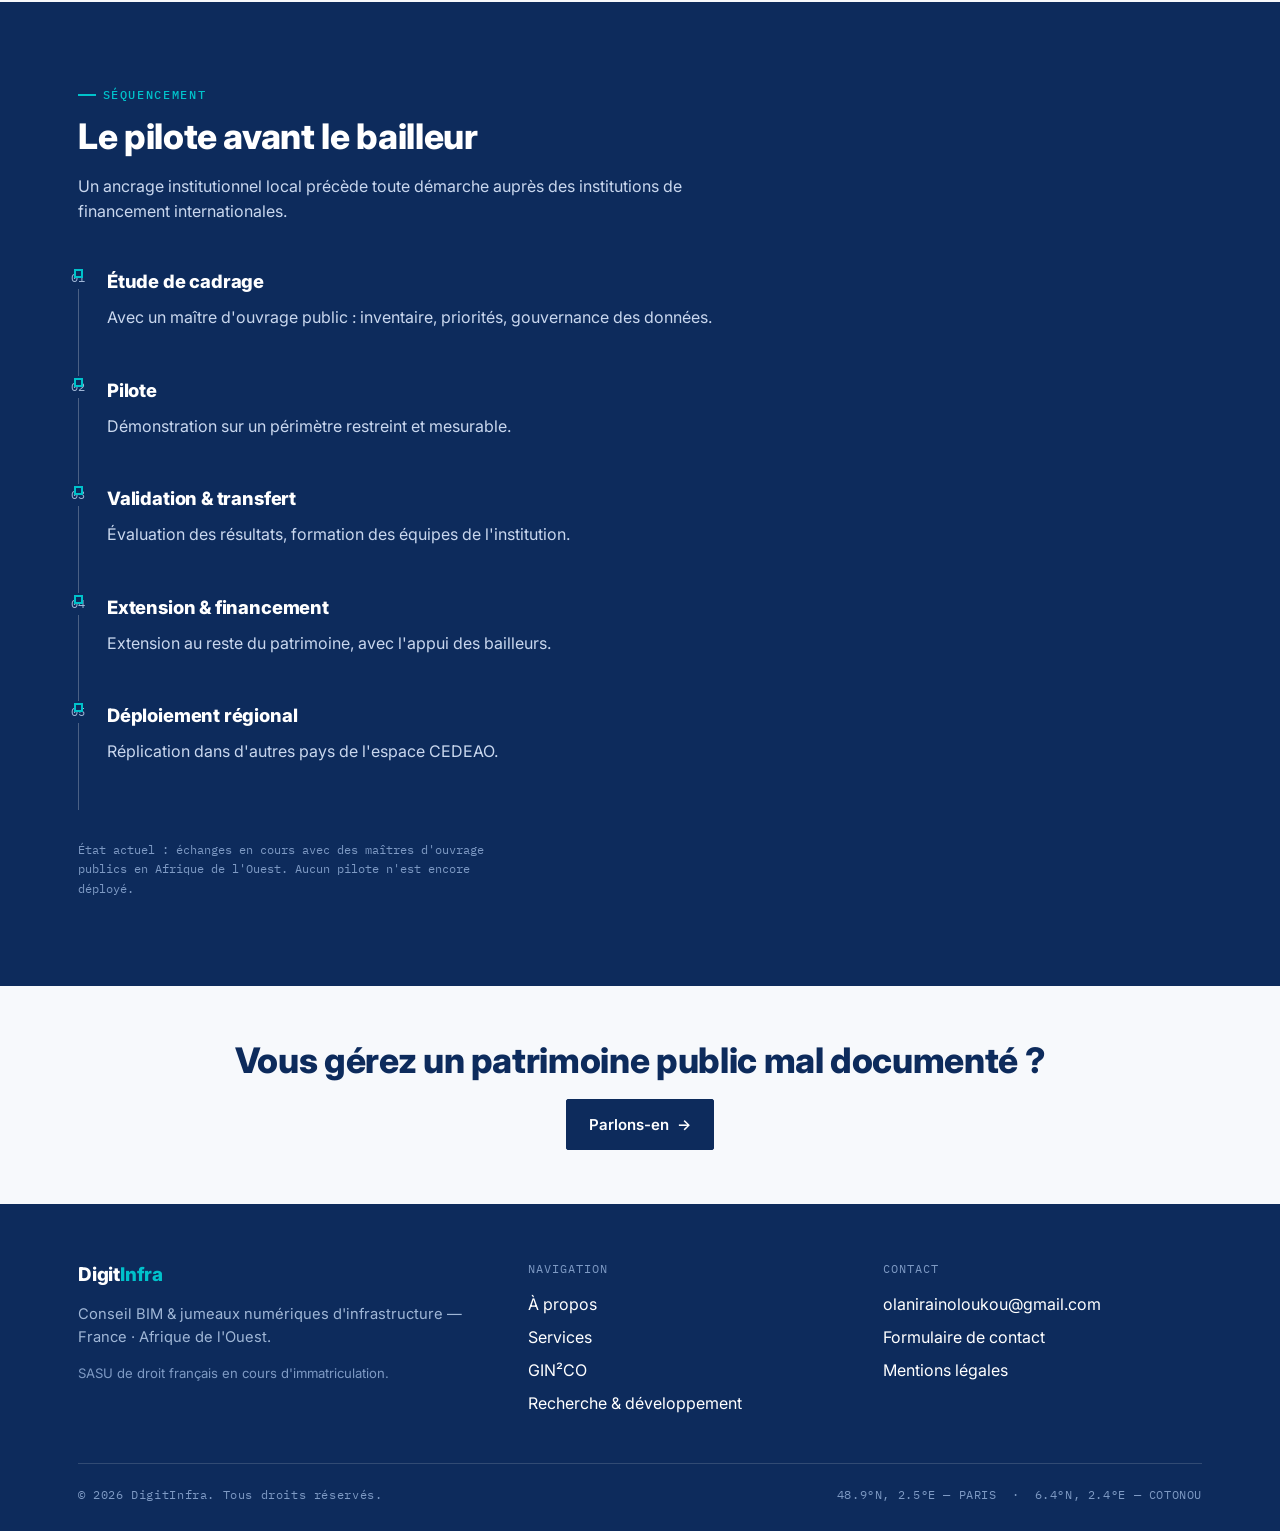
<file: ginco.html>
<!doctype html>
<html lang="fr" data-lang="fr">
<head>
<meta charset="utf-8">
<meta name="viewport" content="width=device-width, initial-scale=1">
<title>GIN²CO — DigitInfra</title>
<meta name="description" content="GIN²CO : jumeaux numériques du patrimoine public existant en Afrique de l'Ouest.">
<link rel="stylesheet" href="style.css">
</head>
<body>

<header class="site">
  <div class="container nav-row">
    <a class="brand" href="index.html" aria-label="DigitInfra — accueil">
      <svg viewBox="0 0 48 48" fill="none" xmlns="http://www.w3.org/2000/svg">
        <path d="M6 34L20 8" stroke="#0D2B5C" stroke-width="3" stroke-linecap="round"/>
        <path d="M11 34L20 14" stroke="#0D2B5C" stroke-width="2" stroke-linecap="round"/>
        <path d="M4 36C12 30 18 30 24 34" stroke="#0D2B5C" stroke-width="3" stroke-linecap="round" fill="none"/>
        <rect x="25" y="12" width="5" height="24" fill="#00C2CB"/>
        <rect x="33" y="27" width="5" height="5" fill="#00C2CB" opacity="0.9"/>
        <rect x="40" y="29" width="4" height="4" fill="#00C2CB" opacity="0.6"/>
        <rect x="46" y="31" width="3" height="3" fill="#00C2CB" opacity="0.35"/>
      </svg>
      <span class="brand-word"><span class="b1">Digit</span><span class="b2">Infra</span></span>
    </a>
    <nav class="links">
      <a href="index.html"><span data-fr-only>Accueil</span><span data-en-only>Home</span></a>
      <a href="about.html"><span data-fr-only>À propos</span><span data-en-only>About</span></a>
      <a href="services.html">Services</a>
      <a href="ginco.html">GIN²CO</a>
      <a href="contact.html">Contact</a>
    </nav>
    <div style="display:flex; align-items:center; gap:14px;">
      <div class="lang-toggle">
        <button data-lang-btn="fr" class="active">FR</button>
        <button data-lang-btn="en">EN</button>
      </div>
      <button class="menu-btn" aria-label="Menu" aria-expanded="false"><span></span></button>
    </div>
  </div>
</header>

<main>
  <section class="hero" style="padding-bottom:20px;">
    <div class="container" style="max-width:780px;">
      <p class="eyebrow"><span data-fr-only>GIN²CO — Programme</span><span data-en-only>GIN²CO — Programme</span></p>
      <div class="status"><span class="dot"></span><span data-fr-only>PROGRAMME EN PHASE DE STRUCTURATION — AUCUN CONTRAT SIGNÉ À CE JOUR</span><span data-en-only>PROGRAMME IN STRUCTURING PHASE — NO CONTRACT SIGNED TO DATE</span></div>
      <h1><span data-fr-only>Le jumeau numérique du patrimoine public existant</span><span data-en-only>The digital twin of existing public assets</span></h1>
      <p class="lead">
        <span data-fr-only>GIN²CO documente par le BIM le patrimoine public des villes et des États d'Afrique de l'Ouest, pour fonder son entretien, sa planification et son financement sur des données fiables et partagées.</span><span data-en-only>GIN²CO uses BIM to document the public assets of West African cities and states, so that their maintenance, planning and financing rest on reliable, shared data.</span>
      </p>
      <div class="hero-cta"><a class="btn btn-ghost btn-arrow" href="ginco-benin.html"><span data-fr-only>Démonstrateur Bénin</span><span data-en-only>Benin demonstrator</span></a><a class="btn btn-ghost btn-arrow" href="ginco-guinee.html"><span data-fr-only>Démonstrateur Guinée</span><span data-en-only>Guinea demonstrator</span></a></div>
    </div>
  </section>

  <section class="tight">
    <div class="container">
      <div class="section-head">
        <p class="eyebrow"><span data-fr-only>Périmètre</span><span data-en-only>Scope</span></p>
        <h2><span data-fr-only>Trois familles d'ouvrages publics</span><span data-en-only>Three families of public assets</span></h2>
      </div>
      <div class="grid-3">
        <div class="card"><p class="tag">A</p><h3><span data-fr-only>Voirie &amp; ouvrages d'art</span><span data-en-only>Roads &amp; structures</span></h3><p><span data-fr-only>Chaussées, ponts, dalots, signalisation.</span><span data-en-only>Pavements, bridges, culverts, signage.</span></p></div>
        <div class="card"><p class="tag">B</p><h3><span data-fr-only>Drainage &amp; assainissement</span><span data-en-only>Drainage &amp; sanitation</span></h3><p><span data-fr-only>Caniveaux, collecteurs, bassins, exutoires.</span><span data-en-only>Gutters, collectors, basins, outfalls.</span></p></div>
        <div class="card"><p class="tag">C</p><h3><span data-fr-only>Bâtiments publics</span><span data-en-only>Public buildings</span></h3><p><span data-fr-only>Équipements administratifs, scolaires et sanitaires.</span><span data-en-only>Administrative, school and health facilities.</span></p></div>
      </div>
    </div>
  </section>

  <section class="tight">
    <div class="container">
      <div class="section-head">
        <p class="eyebrow"><span data-fr-only>Ce que fait GIN²CO</span><span data-en-only>What GIN²CO does</span></p>
        <h2><span data-fr-only>De l'ouvrage non documenté à la décision</span><span data-en-only>From undocumented asset to decision</span></h2>
      </div>
      <div class="grid-2">
        <div class="card"><p class="tag">01</p><h3><span data-fr-only>Relevé &amp; capture</span><span data-en-only>Survey &amp; capture</span></h3><p><span data-fr-only>Acquisition de données sur l'existant, y compris en zone peu connectée.</span><span data-en-only>Data acquisition on existing assets, including in low-connectivity areas.</span></p></div>
        <div class="card"><p class="tag">02</p><h3><span data-fr-only>Modélisation BIM</span><span data-en-only>BIM modelling</span></h3><p><span data-fr-only>Structuration en maquette numérique selon la Méthode DigitInfra, dictionnaires de propriétés (LOI).</span><span data-en-only>Structuring into a digital model following the DigitInfra Method, property dictionaries (LOI).</span></p></div>
        <div class="card"><p class="tag">03</p><h3><span data-fr-only>Jumeau numérique exploitable</span><span data-en-only>Operational digital twin</span></h3><p><span data-fr-only>Livraison IFC openBIM, intégrable aux outils de gestion patrimoniale de l'institution.</span><span data-en-only>openBIM IFC delivery, integrable into the institution's asset-management tools.</span></p></div>
        <div class="card"><p class="tag">04</p><h3><span data-fr-only>Aide à la décision</span><span data-en-only>Decision support</span></h3><p><span data-fr-only>Priorisation de l'entretien et indicateurs d'état — briques en cours de développement.</span><span data-en-only>Maintenance prioritisation and condition indicators — components under development.</span></p></div>
      </div>
      <p style="margin-top:24px; font-size:.92rem; color:var(--steel);">
        <span data-fr-only>La maîtrise d'ouvrage reste à l'institution publique. DigitInfra intervient comme partenaire technique et intégrateur — méthode, contrôle qualité, relation avec les financeurs — et l'exécution sur le terrain s'appuie sur des compétences locales.</span><span data-en-only>Ownership remains with the public institution. DigitInfra acts as technical partner and integrator — method, quality control, financier relations — while field execution relies on local skills.</span>
      </p>
    </div>
  </section>

  <hr class="divider">

  <section>
    <div class="container">
      <div class="section-head">
        <p class="eyebrow"><span data-fr-only>Pour les bailleurs</span><span data-en-only>For lenders</span></p>
        <h2><span data-fr-only>Une donnée de patrimoine qui réduit le risque</span><span data-en-only>Asset data that reduces risk</span></h2>
        <p><span data-fr-only>GIN²CO n'est pas seulement un outil de gestion pour le maître d'ouvrage. C'est une base de preuve pour ceux qui financent.</span><span data-en-only>GIN²CO is not only a management tool for the asset owner. It is an evidence base for those who finance.</span></p>
      </div>
      <table class="matrix">
        <thead>
          <tr><th><span data-fr-only>Moment</span><span data-en-only>Stage</span></th><th><span data-fr-only>Apport pour le financeur</span><span data-en-only>Value for the financier</span></th></tr>
        </thead>
        <tbody>
          <tr><td><span data-fr-only>Avant financement</span><span data-en-only>Before financing</span></td><td><span data-fr-only>État connu et daté des ouvrages, besoins chiffrés sur une base vérifiable.</span><span data-en-only>Known, dated condition of assets; needs costed on a verifiable basis.</span></td></tr>
          <tr><td><span data-fr-only>Pendant l'exécution</span><span data-en-only>During delivery</span></td><td><span data-fr-only>Suivi de ce qui est construit ou réhabilité, comparé à ce qui était prévu.</span><span data-en-only>Tracking of what is built or rehabilitated against what was planned.</span></td></tr>
          <tr><td><span data-fr-only>Après livraison</span><span data-en-only>After handover</span></td><td><span data-fr-only>Suivi de l'entretien et de la durée de vie des actifs financés.</span><span data-en-only>Monitoring of maintenance and service life of financed assets.</span></td></tr>
        </tbody>
      </table>
      <p style="margin-top:18px; font-size:.86rem; color:var(--steel);">
        <span data-fr-only>Interlocuteurs visés : BAD, BOAD, AFD, Banque mondiale. Aucun accord n'est conclu à ce jour.</span><span data-en-only>Target counterparts: AfDB, BOAD, AFD, World Bank. No agreement has been concluded to date.</span>
      </p>
    </div>
  </section>

  <section id="zones" class="tight" style="padding-top:0;">
    <div class="container">
      <div class="section-head">
        <p class="eyebrow"><span data-fr-only>Démonstrateurs</span><span data-en-only>Demonstrators</span></p>
        <h2><span data-fr-only>Un démonstrateur par zone géographique</span><span data-en-only>One demonstrator per geographic area</span></h2>
        <div class="status"><span class="dot"></span><span data-fr-only>FONDS DE CARTE RÉELS — OUVRAGES ET DONNÉES FICTIFS</span><span data-en-only>REAL BASEMAPS — FICTITIOUS ASSETS AND DATA</span></div>
        <p><span data-fr-only>Le même moteur — maquettes IFC openBIM, carte d'aide à la décision, mesure d'impact et assistant de requêtes — est appliqué à deux contextes. Chaque démonstrateur a sa propre page et sa propre adresse.</span><span data-en-only>The same engine — openBIM IFC models, decision-support map, impact measurement and request assistant — is applied to two contexts. Each demonstrator has its own page and its own address.</span></p>
      </div>
      <div class="grid-2 zone-cards">
        <article class="card zone-card">
          <p class="tag"><span data-fr-only>ZONE 1</span><span data-en-only>AREA 1</span></p>
          <h3><span data-fr-only>Bénin — patrimoine urbain</span><span data-en-only>Benin — urban assets</span></h3>
          <p><span data-fr-only>Voirie, drainage et bâtiments publics d'un territoire urbain. Impact mesuré : population desservie par les écoles et centres de santé, ménages protégés des inondations, produits agricoles évacués.</span><span data-en-only>Roads, drainage and public buildings of an urban area. Impact measured: population served by schools and health centres, households protected from flooding, farm produce carried.</span></p>
          <p class="mono zone-meta"><span data-fr-only>25 ouvrages · 3 familles · montants en FCFA</span><span data-en-only>25 assets · 3 families · amounts in FCFA</span></p>
          <div class="zone-links"><a class="btn btn-primary btn-arrow" href="ginco-benin.html"><span data-fr-only>Ouvrir le démonstrateur</span><span data-en-only>Open the demonstrator</span></a>
            <a class="btn-arrow" style="font-weight:600; text-decoration:none; color:var(--navy); font-size:.92rem;" href="ginco-benin.html#demo"><span data-fr-only>Maquette 3D</span><span data-en-only>3D model</span></a><a class="btn-arrow" style="font-weight:600; text-decoration:none; color:var(--navy); font-size:.92rem;" href="ginco-benin.html#sig"><span data-fr-only>Carte SIG</span><span data-en-only>GIS map</span></a></div>
        </article>
        <article class="card zone-card">
          <p class="tag"><span data-fr-only>ZONE 2</span><span data-en-only>AREA 2</span></p>
          <h3><span data-fr-only>Guinée — routes et flux agricoles</span><span data-en-only>Guinea — roads and farm produce flows</span></h3>
          <p><span data-fr-only>Ponts, dalots, buses, radiers, routes revêtues et pistes rurales entre les bassins de production et les marchés. Impact mesuré : produits agricoles acheminés, ménages agricoles reliés aux marchés, jours de coupure et pertes après récolte.</span><span data-en-only>Bridges, culverts, drifts, paved roads and rural tracks between production basins and markets. Impact measured: farm produce carried, farm households linked to markets, closure days and post-harvest losses.</span></p>
          <p class="mono zone-meta"><span data-fr-only>25 ouvrages · 3 familles · montants en GNF</span><span data-en-only>25 assets · 3 families · amounts in GNF</span></p>
          <div class="zone-links"><a class="btn btn-primary btn-arrow" href="plateforme-guinee.html"><span data-fr-only>Ouvrir la plateforme</span><span data-en-only>Open the platform</span></a><a class="btn btn-ghost btn-arrow" href="ginco-guinee.html"><span data-fr-only>Présentation</span><span data-en-only>Overview</span></a>
            <a class="btn-arrow" style="font-weight:600; text-decoration:none; color:var(--navy); font-size:.92rem;" href="ginco-guinee.html#demo"><span data-fr-only>Maquette 3D</span><span data-en-only>3D model</span></a><a class="btn-arrow" style="font-weight:600; text-decoration:none; color:var(--navy); font-size:.92rem;" href="ginco-guinee.html#sig"><span data-fr-only>Carte SIG</span><span data-en-only>GIS map</span></a></div>
        </article>
      </div>
    </div>
  </section>
  <script>
    if (location.hash === '#demo' || location.hash === '#sig') location.replace('ginco-benin.html' + location.search + location.hash);
  </script>

  <section class="dark">
    <div class="container">
      <div class="section-head">
        <p class="eyebrow"><span data-fr-only>Séquencement</span><span data-en-only>Sequencing</span></p>
        <h2><span data-fr-only>Le pilote avant le bailleur</span><span data-en-only>The pilot before the lender</span></h2>
        <p><span data-fr-only>Un ancrage institutionnel local précède toute démarche auprès des institutions de financement internationales.</span><span data-en-only>Local institutional anchoring comes before any approach to international financing institutions.</span></p>
      </div>
      <ul class="timeline">
        <li data-n="01"><h3 style="color:#fff;"><span data-fr-only>Étude de cadrage</span><span data-en-only>Scoping study</span></h3><p style="color:#C9D7EE;"><span data-fr-only>Avec un maître d'ouvrage public : inventaire, priorités, gouvernance des données.</span><span data-en-only>With a public owner: inventory, priorities, data governance.</span></p></li>
        <li data-n="02"><h3 style="color:#fff;"><span data-fr-only>Pilote</span><span data-en-only>Pilot</span></h3><p style="color:#C9D7EE;"><span data-fr-only>Démonstration sur un périmètre restreint et mesurable.</span><span data-en-only>Demonstration on a limited, measurable perimeter.</span></p></li>
        <li data-n="03"><h3 style="color:#fff;"><span data-fr-only>Validation &amp; transfert</span><span data-en-only>Validation &amp; transfer</span></h3><p style="color:#C9D7EE;"><span data-fr-only>Évaluation des résultats, formation des équipes de l'institution.</span><span data-en-only>Results assessment, training of the institution's teams.</span></p></li>
        <li data-n="04"><h3 style="color:#fff;"><span data-fr-only>Extension &amp; financement</span><span data-en-only>Scale-up &amp; financing</span></h3><p style="color:#C9D7EE;"><span data-fr-only>Extension au reste du patrimoine, avec l'appui des bailleurs.</span><span data-en-only>Extension to the wider asset base, with lender support.</span></p></li>
        <li data-n="05"><h3 style="color:#fff;"><span data-fr-only>Déploiement régional</span><span data-en-only>Regional roll-out</span></h3><p style="color:#C9D7EE;"><span data-fr-only>Réplication dans d'autres pays de l'espace CEDEAO.</span><span data-en-only>Replication in other ECOWAS countries.</span></p></li>
      </ul>
      <p class="mono" style="margin-top:30px; font-size:.78rem; color:#7E9AC4;">
        <span data-fr-only>État actuel : échanges en cours avec des maîtres d'ouvrage publics en Afrique de l'Ouest. Aucun pilote n'est encore déployé.</span><span data-en-only>Current status: discussions under way with public asset owners in West Africa. No pilot has been deployed yet.</span>
      </p>
    </div>
  </section>

  <section class="tight">
    <div class="container" style="text-align:center;">
      <h2><span data-fr-only>Vous gérez un patrimoine public mal documenté ?</span><span data-en-only>Do you manage poorly documented public assets?</span></h2>
      <a class="btn btn-primary btn-arrow" href="contact.html"><span data-fr-only>Parlons-en</span><span data-en-only>Let's talk</span></a>
    </div>
  </section>
</main>

<footer class="site">
  <div class="container">
    <div class="foot-grid">
      <div>
        <span class="brand-word"><span style="color:#fff;">Digit</span><span style="color:var(--teal);">Infra</span></span>
        <p style="margin-top:14px; color:#9FB6D6; font-size:.92rem;">
          <span data-fr-only>Conseil BIM &amp; jumeaux numériques d'infrastructure — France · Afrique de l'Ouest.</span><span data-en-only>BIM consulting &amp; infrastructure digital twins — France · West Africa.</span>
        </p>
        <p style="color:#7E9AC4; font-size:.82rem;">
          <span data-fr-only>SASU de droit français en cours d'immatriculation.</span><span data-en-only>French SASU, registration in progress.</span>
        </p>
      </div>
      <div>
        <p class="mono" style="font-size:.74rem; letter-spacing:.08em; color:#7E9AC4; margin-bottom:14px;">NAVIGATION</p>
        <p style="margin-bottom:8px;"><a href="about.html"><span data-fr-only>À propos</span><span data-en-only>About</span></a></p>
        <p style="margin-bottom:8px;"><a href="services.html">Services</a></p>
        <p style="margin-bottom:8px;"><a href="ginco.html">GIN²CO</a></p>
        <p style="margin-bottom:8px;"><a href="about.html#rd"><span data-fr-only>Recherche &amp; développement</span><span data-en-only>Research &amp; development</span></a></p>
      </div>
      <div>
        <p class="mono" style="font-size:.74rem; letter-spacing:.08em; color:#7E9AC4; margin-bottom:14px;">CONTACT</p>
        <p style="margin-bottom:8px;"><a href="mailto:olanirainoloukou@gmail.com">olanirainoloukou@gmail.com</a></p>
        <p style="margin-bottom:8px;"><a href="contact.html"><span data-fr-only>Formulaire de contact</span><span data-en-only>Contact form</span></a></p>
        <p style="margin-bottom:8px;"><a href="mentions-legales.html"><span data-fr-only>Mentions légales</span><span data-en-only>Legal notice</span></a></p>
      </div>
    </div>
    <div class="foot-coords">
      <span>© 2026 DigitInfra. <span data-fr-only>Tous droits réservés.</span><span data-en-only>All rights reserved.</span></span>
      <span>48.9°N, 2.5°E — PARIS &nbsp;·&nbsp; 6.4°N, 2.4°E — COTONOU</span>
    </div>
  </div>
</footer>

<script src="main.js"></script>
</body>
</html>
</file>
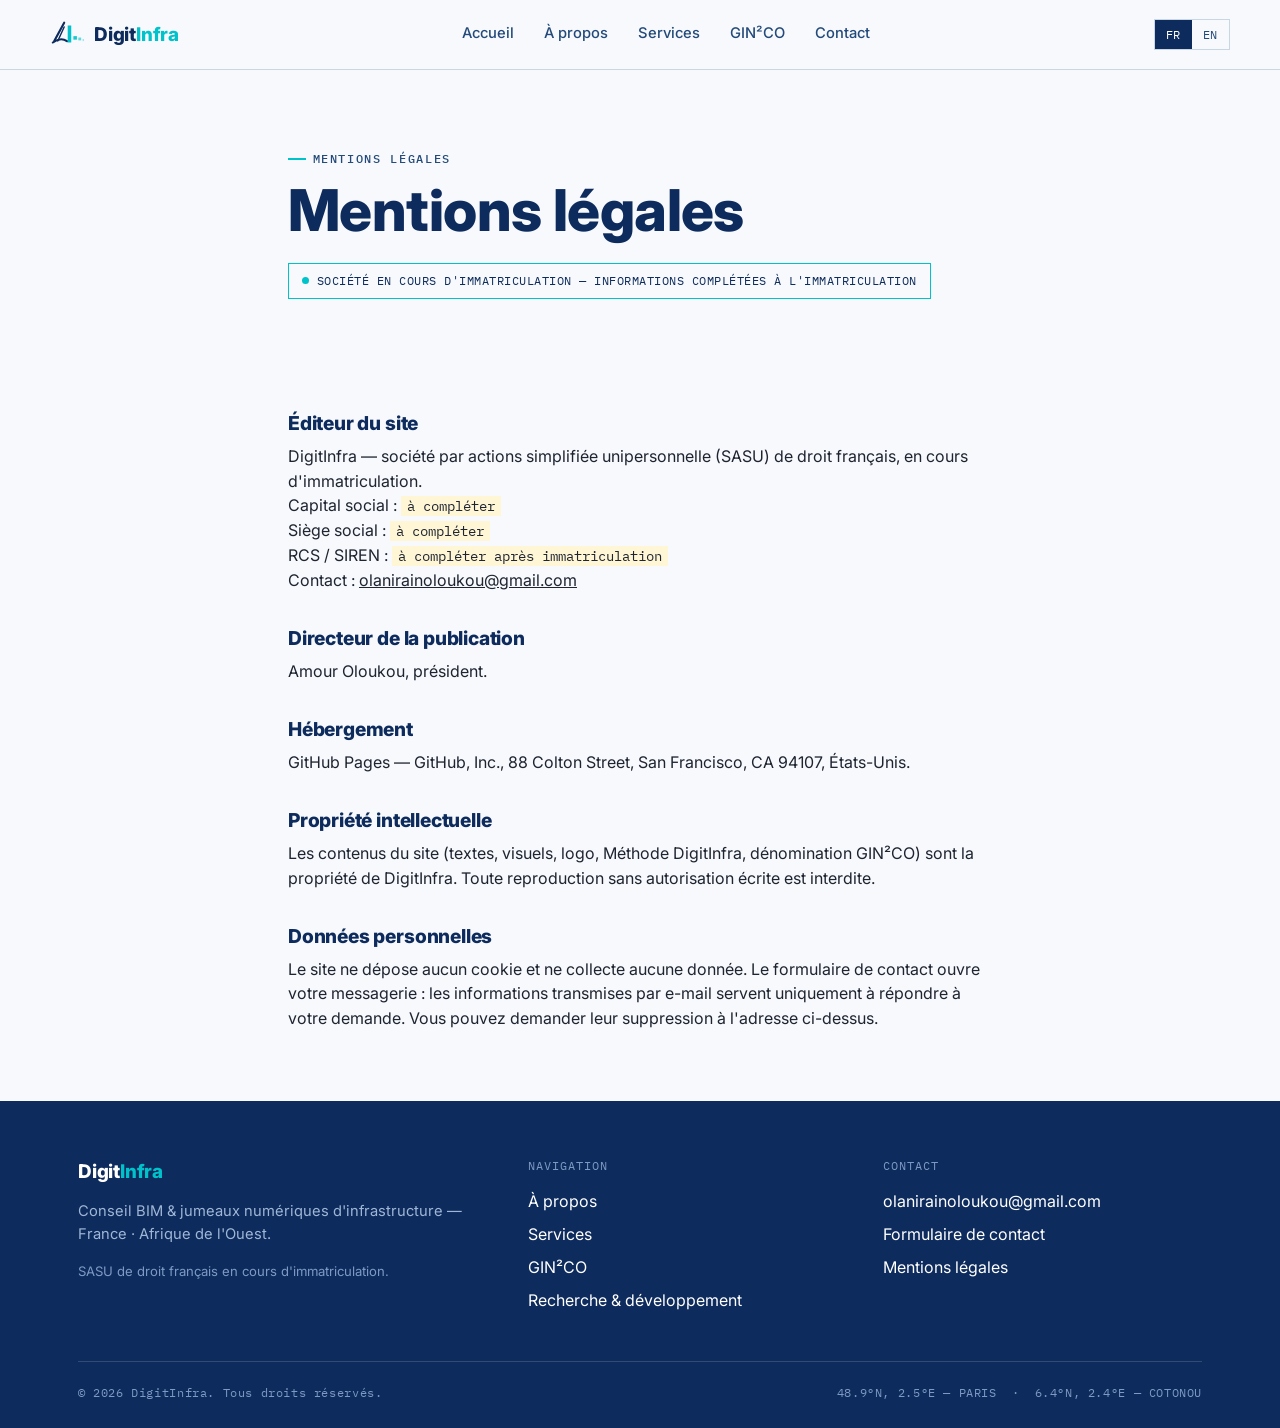
<file: mentions-legales.html>
<!doctype html>
<html lang="fr" data-lang="fr">
<head>
<meta charset="utf-8">
<meta name="viewport" content="width=device-width, initial-scale=1">
<title>Mentions légales — DigitInfra</title>
<meta name="description" content="Mentions légales du site DigitInfra.">
<link rel="stylesheet" href="style.css">
</head>
<body>

<header class="site">
  <div class="container nav-row">
    <a class="brand" href="index.html" aria-label="DigitInfra — accueil">
      <svg viewBox="0 0 48 48" fill="none" xmlns="http://www.w3.org/2000/svg">
        <path d="M6 34L20 8" stroke="#0D2B5C" stroke-width="3" stroke-linecap="round"/>
        <path d="M11 34L20 14" stroke="#0D2B5C" stroke-width="2" stroke-linecap="round"/>
        <path d="M4 36C12 30 18 30 24 34" stroke="#0D2B5C" stroke-width="3" stroke-linecap="round" fill="none"/>
        <rect x="25" y="12" width="5" height="24" fill="#00C2CB"/>
        <rect x="33" y="27" width="5" height="5" fill="#00C2CB" opacity="0.9"/>
        <rect x="40" y="29" width="4" height="4" fill="#00C2CB" opacity="0.6"/>
        <rect x="46" y="31" width="3" height="3" fill="#00C2CB" opacity="0.35"/>
      </svg>
      <span class="brand-word"><span class="b1">Digit</span><span class="b2">Infra</span></span>
    </a>
    <nav class="links">
      <a href="index.html"><span data-fr-only>Accueil</span><span data-en-only>Home</span></a>
      <a href="about.html"><span data-fr-only>À propos</span><span data-en-only>About</span></a>
      <a href="services.html">Services</a>
      <a href="ginco.html">GIN²CO</a>
      <a href="contact.html">Contact</a>
    </nav>
    <div style="display:flex; align-items:center; gap:14px;">
      <div class="lang-toggle">
        <button data-lang-btn="fr" class="active">FR</button>
        <button data-lang-btn="en">EN</button>
      </div>
      <button class="menu-btn" aria-label="Menu" aria-expanded="false"><span></span></button>
    </div>
  </div>
</header>

<main>
  <section class="hero" style="padding-bottom:10px;">
    <div class="container" style="max-width:760px;">
      <p class="eyebrow"><span data-fr-only>Mentions légales</span><span data-en-only>Legal notice</span></p>
      <h1><span data-fr-only>Mentions légales</span><span data-en-only>Legal notice</span></h1>
      <div class="status"><span class="dot"></span><span data-fr-only>SOCIÉTÉ EN COURS D'IMMATRICULATION — INFORMATIONS COMPLÉTÉES À L'IMMATRICULATION</span><span data-en-only>COMPANY REGISTRATION IN PROGRESS — DETAILS ADDED UPON REGISTRATION</span></div>
    </div>
  </section>

  <section class="tight legal">
    <div class="container" style="max-width:760px;">
      <h2><span data-fr-only>Éditeur du site</span><span data-en-only>Site publisher</span></h2>
      <p>DigitInfra — <span data-fr-only>société par actions simplifiée unipersonnelle (SASU) de droit français, en cours d'immatriculation.</span><span data-en-only>French single-shareholder simplified joint-stock company (SASU), registration in progress.</span><br>
      <span data-fr-only>Capital social</span><span data-en-only>Share capital</span> : <span class="todo"><span data-fr-only>à compléter</span><span data-en-only>to be completed</span></span><br>
      <span data-fr-only>Siège social</span><span data-en-only>Registered office</span> : <span class="todo"><span data-fr-only>à compléter</span><span data-en-only>to be completed</span></span><br>
      RCS / SIREN : <span class="todo"><span data-fr-only>à compléter après immatriculation</span><span data-en-only>to be completed after registration</span></span><br>
      <span data-fr-only>Contact</span><span data-en-only>Contact</span> : <a href="mailto:olanirainoloukou@gmail.com">olanirainoloukou@gmail.com</a></p>

      <h2><span data-fr-only>Directeur de la publication</span><span data-en-only>Publication director</span></h2>
      <p>Amour Oloukou, <span data-fr-only>président</span><span data-en-only>president</span>.</p>

      <h2><span data-fr-only>Hébergement</span><span data-en-only>Hosting</span></h2>
      <p>GitHub Pages — GitHub, Inc., 88 Colton Street, San Francisco, CA 94107, <span data-fr-only>États-Unis</span><span data-en-only>United States</span>.</p>

      <h2><span data-fr-only>Propriété intellectuelle</span><span data-en-only>Intellectual property</span></h2>
      <p><span data-fr-only>Les contenus du site (textes, visuels, logo, Méthode DigitInfra, dénomination GIN²CO) sont la propriété de DigitInfra. Toute reproduction sans autorisation écrite est interdite.</span><span data-en-only>Site content (texts, visuals, logo, DigitInfra Method, GIN²CO name) is the property of DigitInfra. Any reproduction without written permission is prohibited.</span></p>

      <h2><span data-fr-only>Données personnelles</span><span data-en-only>Personal data</span></h2>
      <p><span data-fr-only>Le site ne dépose aucun cookie et ne collecte aucune donnée. Le formulaire de contact ouvre votre messagerie : les informations transmises par e-mail servent uniquement à répondre à votre demande. Vous pouvez demander leur suppression à l'adresse ci-dessus.</span><span data-en-only>The site sets no cookies and collects no data. The contact form opens your email client: information sent by email is used only to reply to your request. You may ask for its deletion at the address above.</span></p>
    </div>
  </section>
</main>

<footer class="site">
  <div class="container">
    <div class="foot-grid">
      <div>
        <span class="brand-word"><span style="color:#fff;">Digit</span><span style="color:var(--teal);">Infra</span></span>
        <p style="margin-top:14px; color:#9FB6D6; font-size:.92rem;">
          <span data-fr-only>Conseil BIM &amp; jumeaux numériques d'infrastructure — France · Afrique de l'Ouest.</span><span data-en-only>BIM consulting &amp; infrastructure digital twins — France · West Africa.</span>
        </p>
        <p style="color:#7E9AC4; font-size:.82rem;">
          <span data-fr-only>SASU de droit français en cours d'immatriculation.</span><span data-en-only>French SASU, registration in progress.</span>
        </p>
      </div>
      <div>
        <p class="mono" style="font-size:.74rem; letter-spacing:.08em; color:#7E9AC4; margin-bottom:14px;">NAVIGATION</p>
        <p style="margin-bottom:8px;"><a href="about.html"><span data-fr-only>À propos</span><span data-en-only>About</span></a></p>
        <p style="margin-bottom:8px;"><a href="services.html">Services</a></p>
        <p style="margin-bottom:8px;"><a href="ginco.html">GIN²CO</a></p>
        <p style="margin-bottom:8px;"><a href="about.html#rd"><span data-fr-only>Recherche &amp; développement</span><span data-en-only>Research &amp; development</span></a></p>
      </div>
      <div>
        <p class="mono" style="font-size:.74rem; letter-spacing:.08em; color:#7E9AC4; margin-bottom:14px;">CONTACT</p>
        <p style="margin-bottom:8px;"><a href="mailto:olanirainoloukou@gmail.com">olanirainoloukou@gmail.com</a></p>
        <p style="margin-bottom:8px;"><a href="contact.html"><span data-fr-only>Formulaire de contact</span><span data-en-only>Contact form</span></a></p>
        <p style="margin-bottom:8px;"><a href="mentions-legales.html"><span data-fr-only>Mentions légales</span><span data-en-only>Legal notice</span></a></p>
      </div>
    </div>
    <div class="foot-coords">
      <span>© 2026 DigitInfra. <span data-fr-only>Tous droits réservés.</span><span data-en-only>All rights reserved.</span></span>
      <span>48.9°N, 2.5°E — PARIS &nbsp;·&nbsp; 6.4°N, 2.4°E — COTONOU</span>
    </div>
  </div>
</footer>

<script src="main.js"></script>
</body>
</html>
</file>
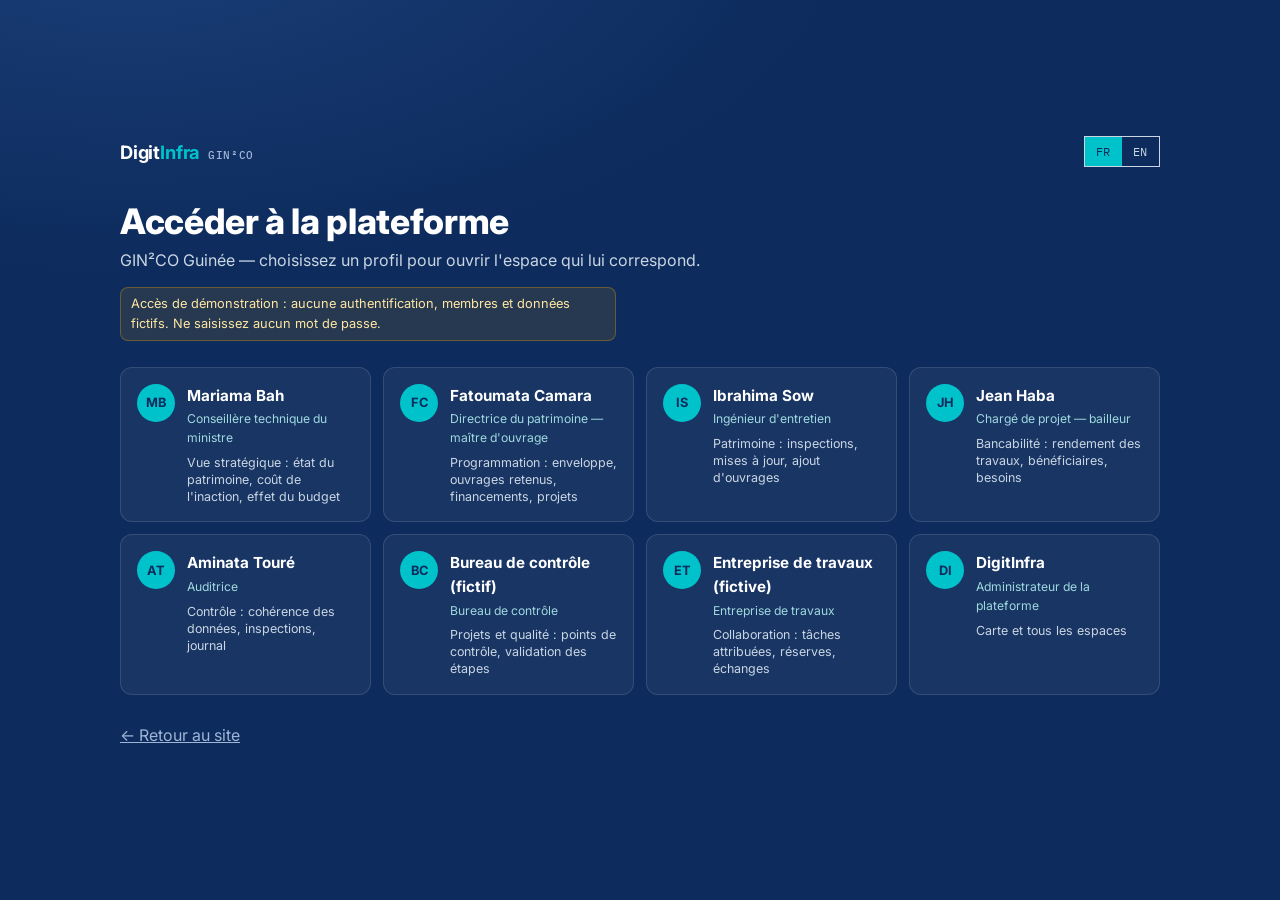
<file: plateforme-guinee.html>
<!doctype html>
<html lang="fr" data-lang="fr">
<head>
<meta charset="utf-8">
<meta name="viewport" content="width=device-width, initial-scale=1, viewport-fit=cover">
<title>GIN²CO Guinée — plateforme de démonstration — DigitInfra</title>
<meta name="description" content="Plateforme de démonstration GIN²CO : patrimoine, scénarios, tableaux de bord par profil, projets et collaboration (données fictives).">
<link rel="stylesheet" href="style.css">
<link rel="stylesheet" href="viewer/leaflet.css">
<link rel="modulepreload" href="viewer/gin2co-sig.js">
<link rel="preload" href="viewer/gn/sig-data.json" as="fetch" crossorigin>
</head>
<body class="ga-body">
<div class="gl" id="gl">
  <div class="gl-box">
    <header class="gl-head">
      <a class="ga-brand gl-brand" href="ginco.html"><span class="b1">Digit</span><span class="b2">Infra</span><small>GIN²CO</small></a>
      <div class="lang-toggle"><button data-lang-btn="fr" class="active">FR</button><button data-lang-btn="en">EN</button></div>
    </header>
    <h1><span data-fr-only>Accéder à la plateforme</span><span data-en-only>Access the platform</span></h1>
    <p class="gl-lead"><span data-fr-only>GIN²CO Guinée — choisissez un profil pour ouvrir l'espace qui lui correspond.</span><span data-en-only>GIN²CO Guinea — choose a profile to open its workspace.</span></p>
    <p class="gl-note"><span data-fr-only>Accès de démonstration : aucune authentification, membres et données fictifs. Ne saisissez aucun mot de passe.</span><span data-en-only>Demonstration access: no authentication, fictitious members and data. Do not enter any password.</span></p>
    <div class="gl-grid">
        <button type="button" class="gl-card" data-user="m3">
          <span class="gl-av">MB</span>
          <span class="gl-txt"><b>Mariama Bah</b><small><span data-fr-only>Conseillère technique du ministre</span><span data-en-only>Technical adviser to the minister</span></small><em><span data-fr-only>Vue stratégique : état du patrimoine, coût de l'inaction, effet du budget</span><span data-en-only>Strategic view: asset condition, cost of inaction, budget effect</span></em></span>
        </button>
        <button type="button" class="gl-card" data-user="m1">
          <span class="gl-av">FC</span>
          <span class="gl-txt"><b>Fatoumata Camara</b><small><span data-fr-only>Directrice du patrimoine — maître d'ouvrage</span><span data-en-only>Asset director — asset owner</span></small><em><span data-fr-only>Programmation : enveloppe, ouvrages retenus, financements, projets</span><span data-en-only>Programming: envelope, selected assets, funding, projects</span></em></span>
        </button>
        <button type="button" class="gl-card" data-user="m2">
          <span class="gl-av">IS</span>
          <span class="gl-txt"><b>Ibrahima Sow</b><small><span data-fr-only>Ingénieur d'entretien</span><span data-en-only>Maintenance engineer</span></small><em><span data-fr-only>Patrimoine : inspections, mises à jour, ajout d'ouvrages</span><span data-en-only>Assets: inspections, updates, new assets</span></em></span>
        </button>
        <button type="button" class="gl-card" data-user="m4">
          <span class="gl-av">JH</span>
          <span class="gl-txt"><b>Jean Haba</b><small><span data-fr-only>Chargé de projet — bailleur</span><span data-en-only>Project officer — funder</span></small><em><span data-fr-only>Bancabilité : rendement des travaux, bénéficiaires, besoins</span><span data-en-only>Bankability: return on works, beneficiaries, needs</span></em></span>
        </button>
        <button type="button" class="gl-card" data-user="m5">
          <span class="gl-av">AT</span>
          <span class="gl-txt"><b>Aminata Touré</b><small><span data-fr-only>Auditrice</span><span data-en-only>Auditor</span></small><em><span data-fr-only>Contrôle : cohérence des données, inspections, journal</span><span data-en-only>Control: data consistency, inspections, change log</span></em></span>
        </button>
        <button type="button" class="gl-card" data-user="m7">
          <span class="gl-av">BC</span>
          <span class="gl-txt"><b>Bureau de contrôle (fictif)</b><small><span data-fr-only>Bureau de contrôle</span><span data-en-only>Supervision engineer</span></small><em><span data-fr-only>Projets et qualité : points de contrôle, validation des étapes</span><span data-en-only>Projects and quality: checkpoints, step validation</span></em></span>
        </button>
        <button type="button" class="gl-card" data-user="m6">
          <span class="gl-av">ET</span>
          <span class="gl-txt"><b>Entreprise de travaux (fictive)</b><small><span data-fr-only>Entreprise de travaux</span><span data-en-only>Works contractor</span></small><em><span data-fr-only>Collaboration : tâches attribuées, réserves, échanges</span><span data-en-only>Collaboration: assigned tasks, snags, discussions</span></em></span>
        </button>
        <button type="button" class="gl-card" data-user="m8">
          <span class="gl-av">DI</span>
          <span class="gl-txt"><b>DigitInfra</b><small><span data-fr-only>Administrateur de la plateforme</span><span data-en-only>Platform administrator</span></small><em><span data-fr-only>Carte et tous les espaces</span><span data-en-only>Map and all spaces</span></em></span>
        </button>
    </div>
    
    <p class="gl-foot"><a href="ginco.html"><span data-fr-only>← Retour au site</span><span data-en-only>← Back to the website</span></a></p>
  </div>
</div>
<div id="app" class="ga-root" hidden></div>
<script src="main.js"></script>
<script type="module">
  const KEY = 'gin2co-profile-gn';
  const gl = document.getElementById('gl'), root = document.getElementById('app');
  let api = null, booting = null;
  const ss = { get: (k) => { try { return sessionStorage.getItem(k); } catch { return null; } }, set: (k, v) => { try { v == null ? sessionStorage.removeItem(k) : sessionStorage.setItem(k, v); } catch {} } };
  function showLogin() { ss.set(KEY, null); root.hidden = true; gl.hidden = false; document.body.classList.remove('ga-on'); (gl.querySelector('.gl-card') || gl.querySelector('#gl-prof')).focus(); }
  async function enter(user) {
    ss.set(KEY, user);
    gl.hidden = true; root.hidden = false; document.body.classList.add('ga-on');
    if (api) { api.setUser(user); return; }
    if (booting) return;
    root.innerHTML = '<p class="bv-status mono ga-boot">' + (document.documentElement.dataset.lang === 'en' ? 'Loading the platform…' : 'Chargement de la plateforme…') + '</p>';
    try {
      const { mount } = await (booting = import('./viewer/gin2co-sig.js'));
      root.innerHTML = '';
      const base = new URL('viewer/', location.href).href;
      api = await mount(root, { dataUrl: base + 'gn/sig-data.json', viewerUrl: base + 'gin2co-viewer.js', wasmPath: base, modelsBase: base + 'gn/models/',
        app: { user, onSwitch: showLogin, siteBase: '' } });
      window.__gin2coSig = api;
    } catch (err) {
      console.error(err);
      root.innerHTML = '<p class="bv-status">' + (document.documentElement.dataset.lang === 'en' ? 'The platform could not be loaded in this browser.' : 'La plateforme n’a pas pu être chargée dans ce navigateur.') + '</p>';
    }
  }
  gl.addEventListener('click', (e) => { const c = e.target.closest('button[data-user]'); if (c) enter(c.dataset.user); });
  const form = document.getElementById('gl-form');
  if (form) {
    const sel = document.getElementById('gl-prof'), idf = document.getElementById('gl-id');
    sel.addEventListener('change', () => { idf.value = sel.selectedOptions[0].dataset.login || ''; });
    form.addEventListener('submit', (e) => { e.preventDefault(); if (!sel.value) { sel.focus(); return; } enter(sel.value); });
  }
  const saved = ss.get(KEY);
  if (saved) enter(saved); else import('./viewer/gin2co-sig.js').catch(() => {});
</script>
</body>
</html>
</file>
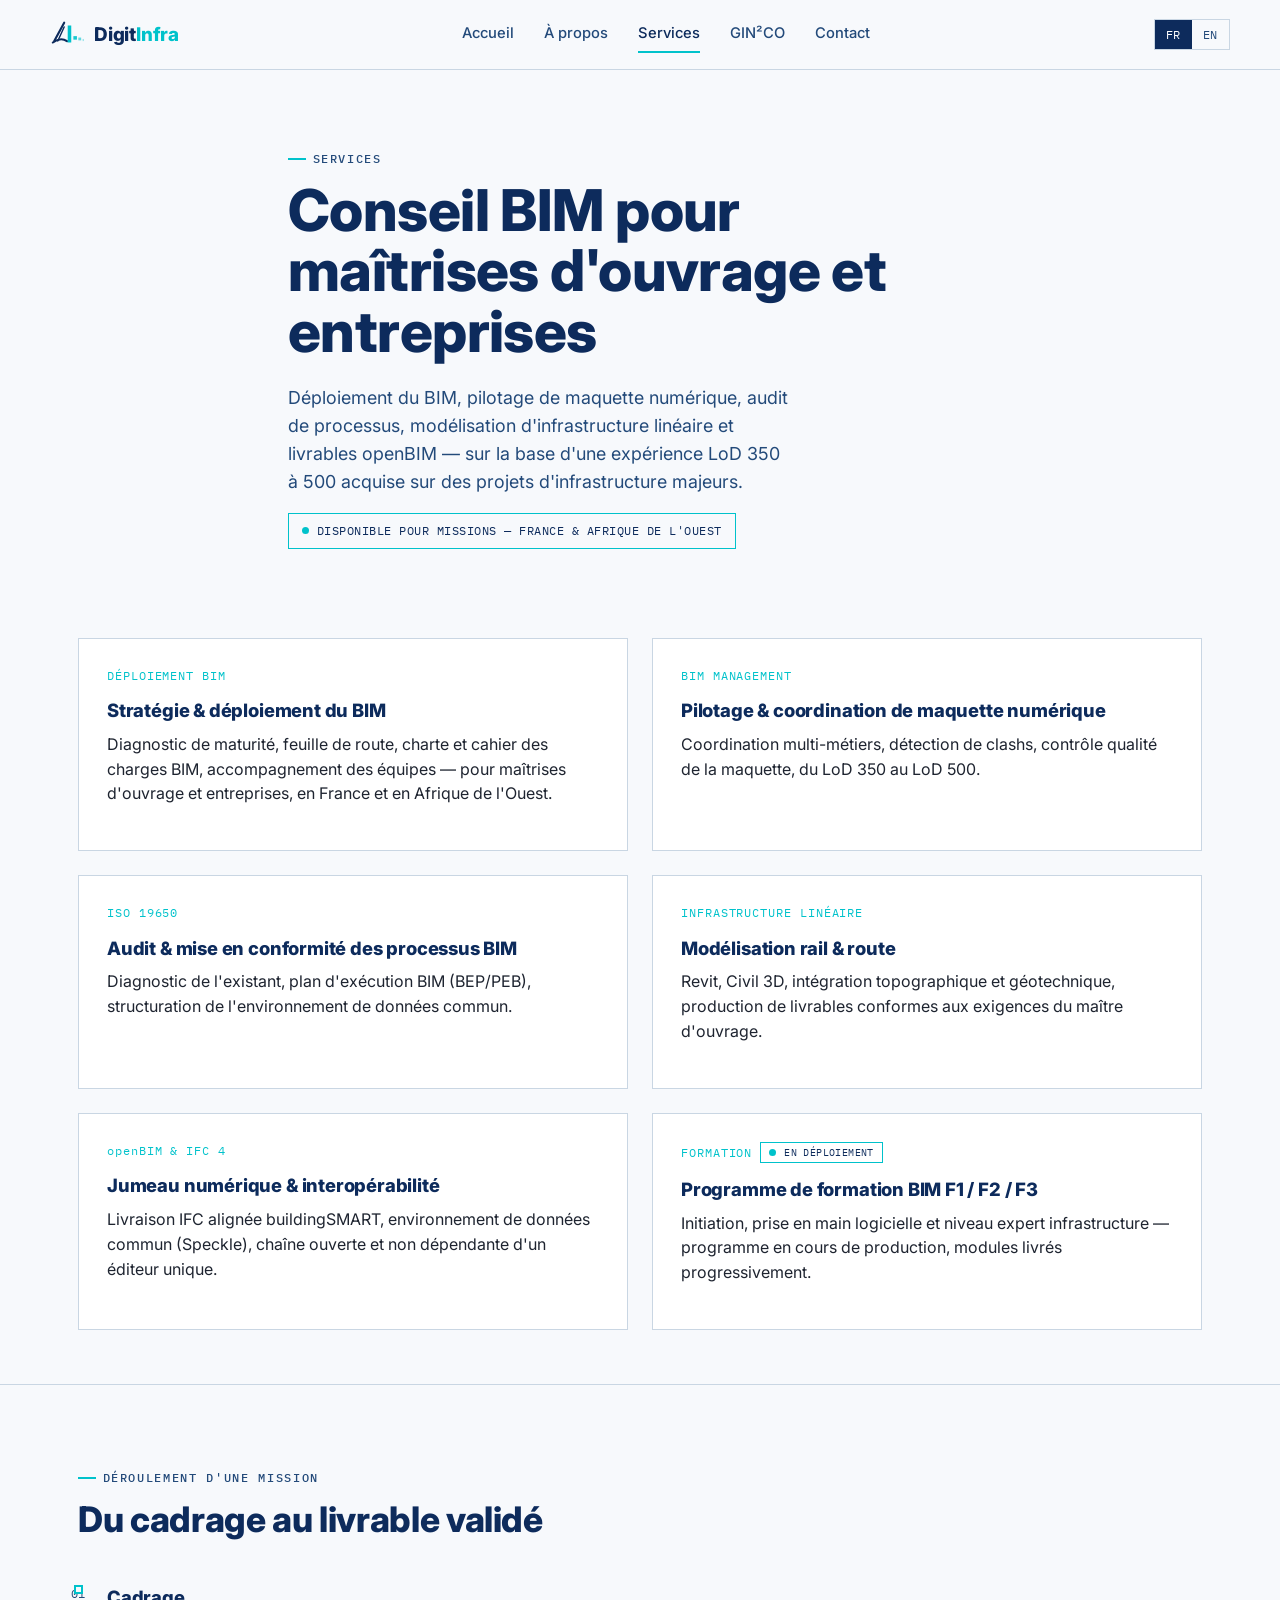
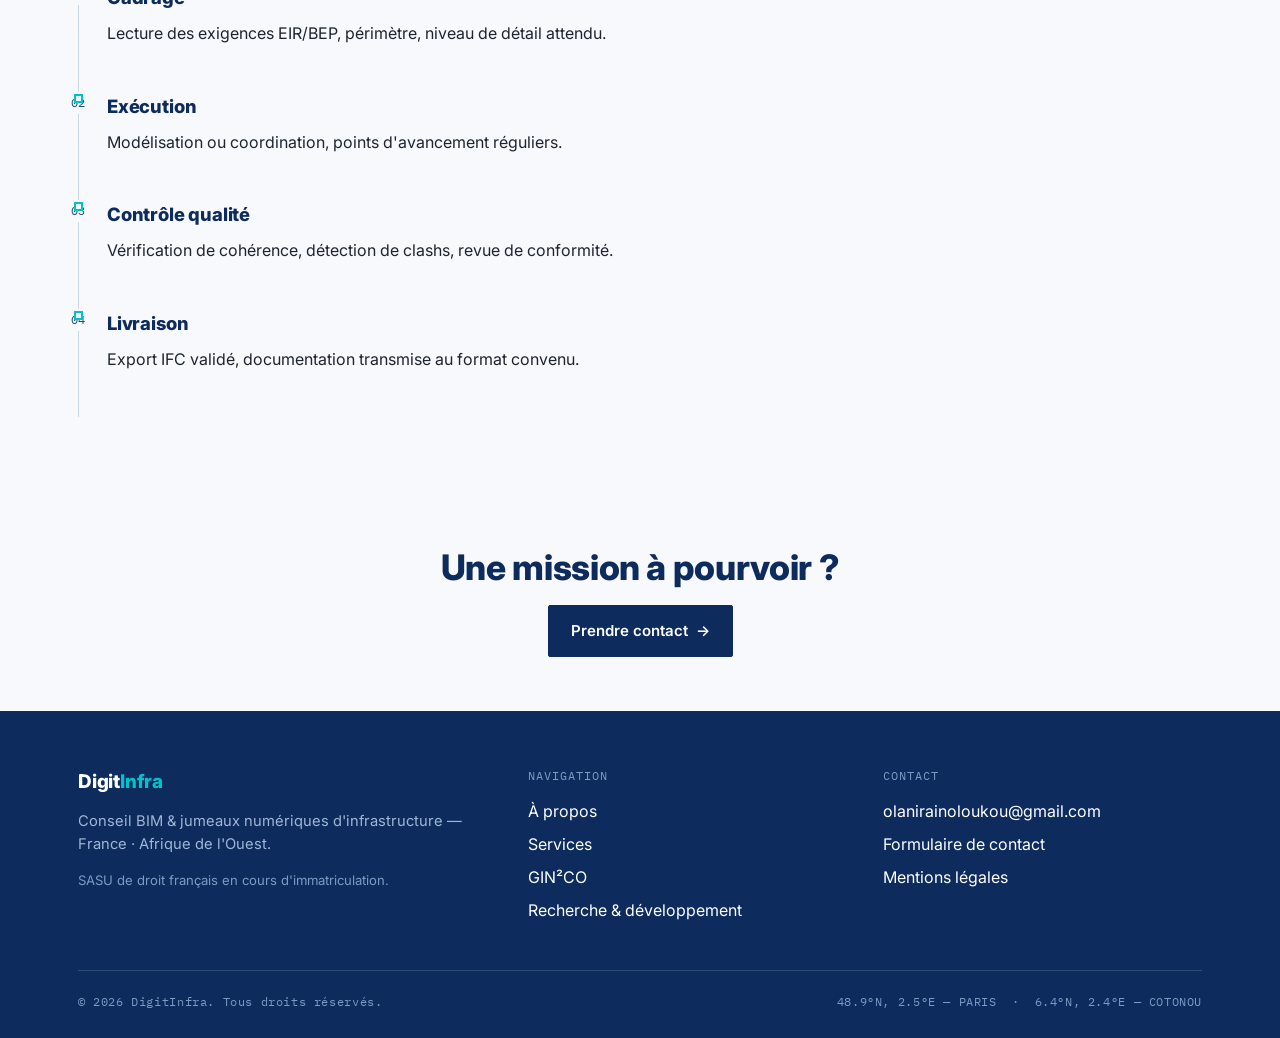
<file: services.html>
<!doctype html>
<html lang="fr" data-lang="fr">
<head>
<meta charset="utf-8">
<meta name="viewport" content="width=device-width, initial-scale=1">
<title>Services BIM — DigitInfra</title>
<meta name="description" content="Déploiement BIM, BIM management, ISO 19650, modélisation d'infrastructure, openBIM.">
<link rel="stylesheet" href="style.css">
</head>
<body>

<header class="site">
  <div class="container nav-row">
    <a class="brand" href="index.html" aria-label="DigitInfra — accueil">
      <svg viewBox="0 0 48 48" fill="none" xmlns="http://www.w3.org/2000/svg">
        <path d="M6 34L20 8" stroke="#0D2B5C" stroke-width="3" stroke-linecap="round"/>
        <path d="M11 34L20 14" stroke="#0D2B5C" stroke-width="2" stroke-linecap="round"/>
        <path d="M4 36C12 30 18 30 24 34" stroke="#0D2B5C" stroke-width="3" stroke-linecap="round" fill="none"/>
        <rect x="25" y="12" width="5" height="24" fill="#00C2CB"/>
        <rect x="33" y="27" width="5" height="5" fill="#00C2CB" opacity="0.9"/>
        <rect x="40" y="29" width="4" height="4" fill="#00C2CB" opacity="0.6"/>
        <rect x="46" y="31" width="3" height="3" fill="#00C2CB" opacity="0.35"/>
      </svg>
      <span class="brand-word"><span class="b1">Digit</span><span class="b2">Infra</span></span>
    </a>
    <nav class="links">
      <a href="index.html"><span data-fr-only>Accueil</span><span data-en-only>Home</span></a>
      <a href="about.html"><span data-fr-only>À propos</span><span data-en-only>About</span></a>
      <a href="services.html">Services</a>
      <a href="ginco.html">GIN²CO</a>
      <a href="contact.html">Contact</a>
    </nav>
    <div style="display:flex; align-items:center; gap:14px;">
      <div class="lang-toggle">
        <button data-lang-btn="fr" class="active">FR</button>
        <button data-lang-btn="en">EN</button>
      </div>
      <button class="menu-btn" aria-label="Menu" aria-expanded="false"><span></span></button>
    </div>
  </div>
</header>

<main>
  <section class="hero" style="padding-bottom:20px;">
    <div class="container" style="max-width:760px;">
      <p class="eyebrow">Services</p>
      <h1><span data-fr-only>Conseil BIM pour maîtrises d'ouvrage et entreprises</span><span data-en-only>BIM consulting for project owners and contractors</span></h1>
      <p class="lead">
        <span data-fr-only>Déploiement du BIM, pilotage de maquette numérique, audit de processus, modélisation d'infrastructure linéaire et livrables openBIM — sur la base d'une expérience LoD 350 à 500 acquise sur des projets d'infrastructure majeurs.</span><span data-en-only>BIM deployment, digital-model management, process audits, linear infrastructure modelling and openBIM deliverables — built on LoD 350–500 experience gained on major infrastructure projects.</span>
      </p>
      <div class="status"><span class="dot"></span><span data-fr-only>DISPONIBLE POUR MISSIONS — FRANCE &amp; AFRIQUE DE L'OUEST</span><span data-en-only>AVAILABLE FOR MISSIONS — FRANCE &amp; WEST AFRICA</span></div>
    </div>
  </section>

  <section class="tight">
    <div class="container">
      <div class="grid-2">
        <div class="card service-card">
          <p class="tag" style="display:flex; align-items:center; gap:8px; flex-wrap:wrap;">DÉPLOIEMENT BIM</p>
          <h3><span data-fr-only>Stratégie &amp; déploiement du BIM</span><span data-en-only>BIM strategy &amp; deployment</span></h3>
          <p><span data-fr-only>Diagnostic de maturité, feuille de route, charte et cahier des charges BIM, accompagnement des équipes — pour maîtrises d'ouvrage et entreprises, en France et en Afrique de l'Ouest.</span><span data-en-only>Maturity assessment, roadmap, BIM charter and requirements, team support — for project owners and contractors, in France and West Africa.</span></p>
        </div>
        <div class="card service-card">
          <p class="tag" style="display:flex; align-items:center; gap:8px; flex-wrap:wrap;">BIM MANAGEMENT</p>
          <h3><span data-fr-only>Pilotage &amp; coordination de maquette numérique</span><span data-en-only>Digital model management &amp; coordination</span></h3>
          <p><span data-fr-only>Coordination multi-métiers, détection de clashs, contrôle qualité de la maquette, du LoD 350 au LoD 500.</span><span data-en-only>Multi-discipline coordination, clash detection, model quality control, from LoD 350 to LoD 500.</span></p>
        </div>
        <div class="card service-card">
          <p class="tag" style="display:flex; align-items:center; gap:8px; flex-wrap:wrap;">ISO 19650</p>
          <h3><span data-fr-only>Audit &amp; mise en conformité des processus BIM</span><span data-en-only>BIM process audit &amp; compliance</span></h3>
          <p><span data-fr-only>Diagnostic de l'existant, plan d'exécution BIM (BEP/PEB), structuration de l'environnement de données commun.</span><span data-en-only>Assessment of current practice, BIM Execution Plan, structuring of the Common Data Environment.</span></p>
        </div>
        <div class="card service-card">
          <p class="tag" style="display:flex; align-items:center; gap:8px; flex-wrap:wrap;">INFRASTRUCTURE LINÉAIRE</p>
          <h3><span data-fr-only>Modélisation rail &amp; route</span><span data-en-only>Rail &amp; road modelling</span></h3>
          <p><span data-fr-only>Revit, Civil 3D, intégration topographique et géotechnique, production de livrables conformes aux exigences du maître d'ouvrage.</span><span data-en-only>Revit, Civil 3D, topographic and geotechnical integration, deliverables compliant with the client's requirements.</span></p>
        </div>
        <div class="card service-card">
          <p class="tag" style="display:flex; align-items:center; gap:8px; flex-wrap:wrap;">openBIM &amp; IFC 4</p>
          <h3><span data-fr-only>Jumeau numérique &amp; interopérabilité</span><span data-en-only>Digital twin &amp; interoperability</span></h3>
          <p><span data-fr-only>Livraison IFC alignée buildingSMART, environnement de données commun (Speckle), chaîne ouverte et non dépendante d'un éditeur unique.</span><span data-en-only>buildingSMART-aligned IFC delivery, Common Data Environment (Speckle), vendor-independent open pipeline.</span></p>
        </div>
        <div class="card service-card">
          <p class="tag" style="display:flex; align-items:center; gap:8px; flex-wrap:wrap;"><span data-fr-only>FORMATION</span><span data-en-only>TRAINING</span> <span class="status" style="margin:0; padding:2px 8px; font-size:.62rem;"><span class="dot"></span><span data-fr-only>EN DÉPLOIEMENT</span><span data-en-only>ROLLING OUT</span></span></p>
          <h3><span data-fr-only>Programme de formation BIM F1 / F2 / F3</span><span data-en-only>F1 / F2 / F3 BIM training programme</span></h3>
          <p><span data-fr-only>Initiation, prise en main logicielle et niveau expert infrastructure — programme en cours de production, modules livrés progressivement.</span><span data-en-only>Initiation, software onboarding and expert infrastructure level — programme in production, modules released progressively.</span></p>
        </div>
      </div>
    </div>
  </section>

  <hr class="divider">

  <section>
    <div class="container">
      <div class="section-head">
        <p class="eyebrow"><span data-fr-only>Déroulement d'une mission</span><span data-en-only>How a mission runs</span></p>
        <h2><span data-fr-only>Du cadrage au livrable validé</span><span data-en-only>From scoping to a validated deliverable</span></h2>
      </div>
      <ul class="timeline">
        <li data-n="01"><h3><span data-fr-only>Cadrage</span><span data-en-only>Scoping</span></h3><p><span data-fr-only>Lecture des exigences EIR/BEP, périmètre, niveau de détail attendu.</span><span data-en-only>Review of EIR/BEP requirements, scope, expected level of detail.</span></p></li>
        <li data-n="02"><h3><span data-fr-only>Exécution</span><span data-en-only>Execution</span></h3><p><span data-fr-only>Modélisation ou coordination, points d'avancement réguliers.</span><span data-en-only>Modelling or coordination, regular progress checkpoints.</span></p></li>
        <li data-n="03"><h3><span data-fr-only>Contrôle qualité</span><span data-en-only>Quality control</span></h3><p><span data-fr-only>Vérification de cohérence, détection de clashs, revue de conformité.</span><span data-en-only>Consistency checks, clash detection, compliance review.</span></p></li>
        <li data-n="04"><h3><span data-fr-only>Livraison</span><span data-en-only>Delivery</span></h3><p><span data-fr-only>Export IFC validé, documentation transmise au format convenu.</span><span data-en-only>Validated IFC export, documentation delivered in the agreed format.</span></p></li>
      </ul>
    </div>
  </section>

  <section class="tight">
    <div class="container" style="text-align:center;">
      <h2><span data-fr-only>Une mission à pourvoir ?</span><span data-en-only>A mission to fill?</span></h2>
      <a class="btn btn-primary btn-arrow" href="contact.html"><span data-fr-only>Prendre contact</span><span data-en-only>Get in touch</span></a>
    </div>
  </section>
</main>

<footer class="site">
  <div class="container">
    <div class="foot-grid">
      <div>
        <span class="brand-word"><span style="color:#fff;">Digit</span><span style="color:var(--teal);">Infra</span></span>
        <p style="margin-top:14px; color:#9FB6D6; font-size:.92rem;">
          <span data-fr-only>Conseil BIM &amp; jumeaux numériques d'infrastructure — France · Afrique de l'Ouest.</span><span data-en-only>BIM consulting &amp; infrastructure digital twins — France · West Africa.</span>
        </p>
        <p style="color:#7E9AC4; font-size:.82rem;">
          <span data-fr-only>SASU de droit français en cours d'immatriculation.</span><span data-en-only>French SASU, registration in progress.</span>
        </p>
      </div>
      <div>
        <p class="mono" style="font-size:.74rem; letter-spacing:.08em; color:#7E9AC4; margin-bottom:14px;">NAVIGATION</p>
        <p style="margin-bottom:8px;"><a href="about.html"><span data-fr-only>À propos</span><span data-en-only>About</span></a></p>
        <p style="margin-bottom:8px;"><a href="services.html">Services</a></p>
        <p style="margin-bottom:8px;"><a href="ginco.html">GIN²CO</a></p>
        <p style="margin-bottom:8px;"><a href="about.html#rd"><span data-fr-only>Recherche &amp; développement</span><span data-en-only>Research &amp; development</span></a></p>
      </div>
      <div>
        <p class="mono" style="font-size:.74rem; letter-spacing:.08em; color:#7E9AC4; margin-bottom:14px;">CONTACT</p>
        <p style="margin-bottom:8px;"><a href="mailto:olanirainoloukou@gmail.com">olanirainoloukou@gmail.com</a></p>
        <p style="margin-bottom:8px;"><a href="contact.html"><span data-fr-only>Formulaire de contact</span><span data-en-only>Contact form</span></a></p>
        <p style="margin-bottom:8px;"><a href="mentions-legales.html"><span data-fr-only>Mentions légales</span><span data-en-only>Legal notice</span></a></p>
      </div>
    </div>
    <div class="foot-coords">
      <span>© 2026 DigitInfra. <span data-fr-only>Tous droits réservés.</span><span data-en-only>All rights reserved.</span></span>
      <span>48.9°N, 2.5°E — PARIS &nbsp;·&nbsp; 6.4°N, 2.4°E — COTONOU</span>
    </div>
  </div>
</footer>

<script src="main.js"></script>
</body>
</html>
</file>
<file: style.css>
/* ===========================================================
   DigitInfra — Design tokens
   The signature motif: a cable-stayed bridge resolving into a
   grid of pixels. Every divider, corner mark and rule on this
   site is a quiet variation of that one idea — a physical
   structure becoming data.
   =========================================================== */

@import url('https://fonts.googleapis.com/css2?family=Inter:wght@400;500;600;700;800&family=IBM+Plex+Mono:wght@400;500&display=swap');

:root{
  --navy:#0D2B5C;
  --teal:#00C2CB;
  --steel:#234A7A;
  --off-white:#F7F9FC;
  --charcoal:#1E2430;
  --line:#C9D6E3;
  --paper:#FFFFFF;
  --max:1180px;
  --radius:2px;
}

*,*::before,*::after{box-sizing:border-box;}
html{scroll-behavior:smooth;}
body{
  margin:0;
  background:var(--off-white);
  color:var(--charcoal);
  font-family:'Inter',system-ui,sans-serif;
  font-size:16px;
  line-height:1.55;
  -webkit-font-smoothing:antialiased;
}
@media (prefers-reduced-motion: reduce){
  html{scroll-behavior:auto;}
  *{animation-duration:0.001ms !important; transition-duration:0.001ms !important;}
}

h1,h2,h3,h4{
  margin:0 0 .5em;
  font-weight:800;
  letter-spacing:-0.01em;
  color:var(--navy);
}
h1{font-size:clamp(2.1rem,5vw,3.6rem); line-height:1.05;}
h2{font-size:clamp(1.5rem,3.2vw,2.2rem); line-height:1.15;}
h3{font-size:1.15rem;}
p{margin:0 0 1em; max-width:62ch;}
a{color:inherit;}
img,svg{max-width:100%; display:block;}
.mono{
  font-family:'IBM Plex Mono', ui-monospace, monospace;
}
.container{
  max-width:var(--max);
  margin:0 auto;
  padding:0 28px;
}
.teal{color:var(--teal);}
.navy{color:var(--navy);}

/* Eyebrow label — drawing-annotation style */
.eyebrow{
  display:inline-flex;
  align-items:center;
  gap:.55em;
  font-family:'IBM Plex Mono', monospace;
  font-size:.74rem;
  font-weight:500;
  letter-spacing:.14em;
  text-transform:uppercase;
  color:var(--steel);
  margin-bottom:1em;
}
.eyebrow::before{
  content:"";
  width:18px; height:2px;
  background:var(--teal);
  display:inline-block;
}

/* Pixel trail — the bridge-to-data motif, reused as a divider */
.pixel-trail{
  display:flex;
  align-items:center;
  gap:5px;
  height:10px;
  margin:0 0 1.4em;
}
.pixel-trail span{
  width:6px; height:6px;
  background:var(--teal);
}
.pixel-trail span:nth-child(1){width:14px;height:14px;background:var(--navy);}
.pixel-trail span:nth-child(2){width:11px;height:11px;opacity:.95;}
.pixel-trail span:nth-child(3){opacity:.8;}
.pixel-trail span:nth-child(4){opacity:.6;}
.pixel-trail span:nth-child(5){opacity:.4;width:4px;height:4px;}
.pixel-trail span:nth-child(6){opacity:.22;width:4px;height:4px;}
.pixel-trail span:nth-child(7){opacity:.12;width:3px;height:3px;}

/* Blueprint corner ticks for cards */
.corner-card{
  position:relative;
  border:1px solid var(--line);
  background:var(--paper);
  padding:30px 28px;
}
.corner-card::before,.corner-card::after{
  content:"";
  position:absolute;
  width:9px; height:9px;
  border-top:2px solid var(--teal);
  border-left:2px solid var(--teal);
  top:-1px; left:-1px;
}
.corner-card::after{
  top:auto; left:auto; bottom:-1px; right:-1px;
  border-top:none; border-left:none;
  border-bottom:2px solid var(--teal);
  border-right:2px solid var(--teal);
}

/* ---------- Header / nav ---------- */
header.site{
  position:sticky; top:0; z-index:40;
  background:rgba(247,249,252,.97);
  border-bottom:1px solid var(--line);
}
.nav-row{
  display:flex; align-items:center; justify-content:space-between;
  padding:16px 0;
}
.brand{display:flex; align-items:center; gap:10px; text-decoration:none;}
.brand svg{width:34px; height:34px;}
.brand-word{font-weight:800; font-size:1.18rem; letter-spacing:-.01em;}
.brand-word .b1{color:var(--navy);}
.brand-word .b2{color:var(--teal);}

nav.links{display:flex; align-items:center; gap:30px;}
nav.links a{
  text-decoration:none;
  font-size:.92rem;
  font-weight:500;
  color:var(--steel);
  padding:6px 0;
  border-bottom:2px solid transparent;
  transition:color .15s, border-color .15s;
}
nav.links a:hover, nav.links a.active{color:var(--navy); border-color:var(--teal);}

.lang-toggle{
  font-family:'IBM Plex Mono', monospace;
  font-size:.74rem; font-weight:500; letter-spacing:.05em;
  display:flex; border:1px solid var(--line); overflow:hidden;
}
.lang-toggle button{
  background:none; border:none; cursor:pointer;
  padding:7px 11px; color:var(--steel);
  font-family:inherit; font-size:inherit; letter-spacing:inherit;
}
.lang-toggle button.active{background:var(--navy); color:#fff;}

.menu-btn{display:none; background:none; border:1px solid var(--line); padding:8px 10px; cursor:pointer;}
.menu-btn span, .menu-btn span::before, .menu-btn span::after{
  content:""; display:block; width:18px; height:2px; background:var(--navy); position:relative;
}
.menu-btn span::before{position:absolute; top:-6px;}
.menu-btn span::after{position:absolute; top:6px;}

/* ---------- Buttons ---------- */
.btn{
  display:inline-flex; align-items:center; gap:8px;
  padding:13px 22px;
  font-weight:600; font-size:.94rem;
  text-decoration:none; cursor:pointer;
  border:1px solid var(--navy);
  border-radius:var(--radius);
  transition:transform .15s, background .15s, color .15s;
}
.btn-primary{background:var(--navy); color:#fff;}
.btn-primary:hover{background:var(--teal); border-color:var(--teal); color:var(--navy); transform:translateY(-1px);}
.btn-ghost{background:transparent; color:var(--navy);}
.btn-ghost:hover{background:var(--navy); color:#fff; transform:translateY(-1px);}
.btn-arrow::after{content:"→"; transition:transform .15s;}
.btn:hover .btn-arrow::after{transform:translateX(3px);}

/* ---------- Hero ---------- */
.hero{padding:72px 0 60px; overflow:hidden;}
.hero-grid{display:grid; grid-template-columns:1.05fr .95fr; gap:48px; align-items:center;}
.hero h1{margin-bottom:.4em;}
.hero .lead{font-size:1.12rem; color:var(--steel); max-width:46ch;}
.hero-cta{display:flex; gap:14px; margin-top:30px; flex-wrap:wrap;}
.hero-art{width:100%; height:auto;}

/* ---------- Sections ---------- */
section{padding:76px 0;}
section.tight{padding:54px 0;}
.section-head{max-width:62ch; margin-bottom:44px;}
.divider{border:none; border-top:1px solid var(--line); margin:0;}

.grid-3{display:grid; grid-template-columns:repeat(3,1fr); gap:24px;}
.grid-2{display:grid; grid-template-columns:1fr 1fr; gap:24px;}

.dark{background:var(--navy); color:#fff;}
.dark h2,.dark h3{color:#fff;}
.dark p{color:#C9D7EE;}
.dark .eyebrow{color:var(--teal);}
.dark .divider{border-color:rgba(255,255,255,.18);}
.dark .timeline{border-color:rgba(255,255,255,.25);}
.dark .timeline li::before{background:var(--navy); color:#9FB6D6;}
.dark .timeline li::after{background:var(--navy);}
.dark .status{color:#fff;}

.stat{font-family:'IBM Plex Mono', monospace; font-weight:500; font-size:2.1rem; color:var(--teal);}
.stat-label{font-size:.82rem; color:var(--steel); text-transform:uppercase; letter-spacing:.08em;}
.dark .stat-label{color:#9FB6D6;}

/* Status badge — honesty discipline made visible */
.status{
  display:inline-flex; align-items:center; gap:8px;
  font-family:'IBM Plex Mono', monospace; font-size:.78rem; letter-spacing:.04em;
  border:1px solid var(--teal); color:var(--navy);
  padding:7px 13px; margin-bottom:1.2em;
}
.status .dot{width:7px; height:7px; border-radius:50%; background:var(--teal);}

.timeline{list-style:none; margin:0; padding:0; border-left:1px solid var(--line);}
.timeline li{position:relative; padding:0 0 30px 28px;}
.timeline li::before{
  content:attr(data-n);
  position:absolute; left:-1px; top:0; transform:translateX(-50%);
  background:var(--off-white);
  font-family:'IBM Plex Mono', monospace; font-size:.72rem; color:var(--steel);
  padding:2px 0;
}
.timeline li::after{
  content:""; position:absolute; left:-5px; top:2px;
  width:9px; height:9px; background:var(--off-white); border:2px solid var(--teal);
}

/* Cards */
.card{border:1px solid var(--line); background:var(--paper); padding:28px;}
.service-card h3{margin-bottom:.4em;}
.service-card .tag{font-family:'IBM Plex Mono',monospace; font-size:.72rem; color:var(--teal); letter-spacing:.08em;}
.card .tag{font-family:'IBM Plex Mono',monospace; font-size:.72rem; color:var(--teal); letter-spacing:.08em;}

table.matrix{width:100%; border-collapse:collapse; font-size:.95rem;}
table.matrix th, table.matrix td{border:1px solid var(--line); padding:12px 14px; text-align:left;}
table.matrix th{font-family:'IBM Plex Mono',monospace; font-size:.74rem; letter-spacing:.06em; text-transform:uppercase; color:var(--steel); background:#EEF3F9;}

/* Contact */
.contact-grid{display:grid; grid-template-columns:1fr 1fr; gap:48px; align-items:start;}
.contact-item{margin-bottom:22px;}
.contact-item .label{font-family:'IBM Plex Mono',monospace; font-size:.72rem; letter-spacing:.08em; text-transform:uppercase; color:var(--steel);}
.contact-item a{color:var(--navy); font-weight:600; text-decoration:none; font-size:1.05rem;}
.contact-item a:hover{color:var(--teal);}

form.contact-form{display:flex; flex-direction:column; gap:16px;}
form.contact-form label{font-family:'IBM Plex Mono',monospace; font-size:.74rem; letter-spacing:.06em; text-transform:uppercase; color:var(--steel); margin-bottom:6px; display:block;}
form.contact-form input, form.contact-form textarea, form.contact-form select{
  width:100%; border:1px solid var(--line); background:var(--paper);
  padding:12px 14px; font-family:'Inter',sans-serif; font-size:.95rem; color:var(--charcoal);
}
form.contact-form input:focus, form.contact-form textarea:focus, form.contact-form select:focus{
  outline:2px solid var(--teal); outline-offset:1px; border-color:var(--teal);
}
form.contact-form textarea{resize:vertical; min-height:120px;}

/* Legal page */
.legal h2{font-size:1.2rem; margin-top:1.8em;}
.legal p{max-width:70ch;}
.todo{font-family:'IBM Plex Mono',monospace; font-size:.86em; background:#FFF6D6; padding:1px 6px;}

/* Footer */
footer.site{background:var(--navy); color:#C9D7EE; padding:56px 0 26px;}
footer.site a{color:#fff; text-decoration:none;}
footer.site a:hover{color:var(--teal);}
.foot-grid{display:grid; grid-template-columns:1.3fr 1fr 1fr; gap:36px; margin-bottom:40px;}
.foot-coords{
  font-family:'IBM Plex Mono', monospace; font-size:.76rem; letter-spacing:.05em;
  color:#7E9AC4; padding-top:22px; border-top:1px solid rgba(255,255,255,.15);
  display:flex; justify-content:space-between; flex-wrap:wrap; gap:10px;
}

/* lang visibility — toggled via JS by setting data-lang on <html> */
[data-en-only]{display:none;}
html[data-lang="en"] [data-fr-only]{display:none;}
html[data-lang="en"] [data-en-only]{display:revert;}

/* Mobile nav */
@media (max-width: 880px){
  .menu-btn{display:inline-block;}
  nav.links{
    position:fixed; inset:64px 0 0 0; background:var(--off-white);
    flex-direction:column; align-items:flex-start; gap:0; padding:10px 28px 28px;
    transform:translateY(-110%); transition:transform .25s ease; border-top:1px solid var(--line);
  }
  nav.links.open{transform:translateY(0);}
  nav.links a{width:100%; padding:14px 0; border-bottom:1px solid var(--line);}
  .hero-grid{grid-template-columns:1fr;}
  .hero-art{order:-1; max-width:340px; margin:0 auto;}
  .grid-3{grid-template-columns:1fr;}
  .grid-2{grid-template-columns:1fr;}
  .contact-grid{grid-template-columns:1fr;}
  .foot-grid{grid-template-columns:1fr; gap:28px;}
}

/* ---------- BIM viewer (GIN²CO demo) ---------- */
.bv-placeholder{
  border:1px dashed var(--line); background:var(--paper);
  display:flex; flex-direction:column; align-items:center; justify-content:center; gap:14px;
  min-height:300px; padding:36px 20px; text-align:center;
}
.bv-placeholder.bv-ready{display:block; border:none; background:none; padding:0; min-height:0; text-align:left;}
.bv-note{font-size:.76rem; color:var(--steel); margin:0;}
.bv-dl{font-size:.86rem; color:var(--navy); font-weight:600;}
.bv-status{font-size:.9rem; color:var(--steel); padding:40px 0; text-align:center; max-width:none;}
.bv{border:1px solid var(--line); background:var(--paper);}
.bv-toolbar{display:flex; flex-wrap:wrap; gap:12px 20px; align-items:center; padding:12px 14px; border-bottom:1px solid var(--line); background:#EEF3F9;}
.bv-field{display:flex; align-items:center; gap:8px; flex-wrap:wrap;}
.bv-l{font-family:'IBM Plex Mono',monospace; font-size:.7rem; letter-spacing:.06em; text-transform:uppercase; color:var(--steel);}
.bv select{font:inherit; font-size:.86rem; padding:6px 8px; border:1px solid var(--line); background:#fff; color:var(--charcoal); max-width:220px;}
.bv-actions{display:flex; gap:8px; flex-wrap:wrap; margin-left:auto;}
.bv-btn{font:inherit; font-size:.82rem; font-weight:600; padding:7px 12px; border:1px solid var(--navy); background:#fff; color:var(--navy); cursor:pointer;}
.bv-btn:hover:not(:disabled){background:var(--navy); color:#fff;}
.bv-btn:disabled{opacity:.4; cursor:default;}
.bv-main{display:grid; grid-template-columns:minmax(0,1fr) 320px;}
.bv-canvas{position:relative; height:520px; border-right:1px solid var(--line);}
.bv-canvas canvas{width:100%; height:100%; display:block; cursor:grab;}
.bv-canvas canvas:active{cursor:grabbing;}
.bv-hint{position:absolute; left:10px; bottom:6px; margin:0; font-size:.68rem; color:#7E9AC4; pointer-events:none;}
.bv-side{padding:16px; overflow:auto; max-height:520px; font-size:.86rem;}
.bv-h{font-family:'IBM Plex Mono',monospace; font-size:.72rem; font-weight:500; letter-spacing:.06em; text-transform:uppercase; color:var(--steel); margin:0 0 10px;}
.bv-legend{padding-bottom:14px; margin-bottom:14px; border-bottom:1px solid var(--line);}
.bv-legend-list{list-style:none; margin:0; padding:0;}
.bv-legend-list label{display:flex; align-items:center; gap:8px; padding:3px 0; cursor:pointer;}
.bv-sw{width:14px; height:14px; flex:none; border:1px solid rgba(0,0,0,.15);}
.bv-count{margin-left:auto; font-size:.74rem; color:var(--steel);}
.bv-muted{color:var(--steel); font-size:.84rem;}
.bv-title{font-weight:700; color:var(--navy); margin:0 0 8px;}
.bv-kv{width:100%; border-collapse:collapse;}
.bv-kv th,.bv-kv td{text-align:left; vertical-align:top; padding:5px 0; border-bottom:1px solid #EEF3F9; font-size:.8rem;}
.bv-kv th{font-weight:500; color:var(--steel); width:44%; padding-right:8px;}
.bv-src{font-size:.68rem; margin-top:8px;}
.bv-badge{display:inline-block; padding:1px 8px; font-size:.76rem; font-weight:600; color:#fff; background:var(--c);}
.bv-table-wrap{overflow-x:auto; border-top:1px solid var(--line);}
.bv-table{width:100%; border-collapse:collapse; font-size:.86rem;}
.bv-table th,.bv-table td{padding:8px 12px; border-bottom:1px solid #EEF3F9; text-align:left; white-space:nowrap;}
.bv-table td:nth-child(2){white-space:normal;}
.bv-table .num{text-align:right;}
.bv-table th button{all:unset; cursor:pointer; font-family:'IBM Plex Mono',monospace; font-size:.7rem; letter-spacing:.06em; text-transform:uppercase; color:var(--steel);}
.bv-table th button:focus-visible{outline:2px solid var(--teal);}
.bv-table tbody tr{cursor:pointer;}
.bv-table tbody tr:hover{background:#F2F6FB;}
.bv-table tbody tr.is-sel{background:#E0F8F9; box-shadow:inset 3px 0 0 var(--teal);}
.bv-table tbody tr:focus-visible{outline:2px solid var(--teal); outline-offset:-2px;}
.bv-total{display:flex; justify-content:space-between; flex-wrap:wrap; gap:8px; margin:0; max-width:none; padding:10px 14px; font-size:.84rem; color:var(--steel); border:1px solid var(--line); border-top:none; background:#EEF3F9;}
.bv-total strong{color:var(--navy);}
@media (max-width: 880px){
  .bv-main{grid-template-columns:1fr;}
  .bv-canvas{height:380px; border-right:none; border-bottom:1px solid var(--line);}
  .bv-side{max-height:none;}
  .bv-actions{margin-left:0;}
}
@media (max-width: 600px){
  .bv-table:not(.sg-table):not(.sd-kpi):not(.sd-sel) th:nth-child(1), .bv-table:not(.sg-table):not(.sd-kpi):not(.sd-sel) td:nth-child(1),
  .bv-table:not(.sg-table):not(.sd-kpi):not(.sd-sel) th:nth-child(4), .bv-table:not(.sg-table):not(.sd-kpi):not(.sd-sel) td:nth-child(4){display:none;}
  .bv-table th, .bv-table td{padding:8px;}
  .bv-hint{display:none;}
}

/* ---------- GIS map (GIN²CO demo) ---------- */
.sg-map{height:620px; border-right:1px solid var(--line); background:#E8EEF4; z-index:0;}
.sg .leaflet-tile-pane{filter:grayscale(.65) brightness(1.05) contrast(.92);}
.sg .bv-side{max-height:620px;}
.sg-disclaimer{margin:0; max-width:none; padding:8px 14px; font-size:.7rem; color:#8A5A00; background:#FFF6D6; border-bottom:1px solid var(--line);}
.sg-cb{gap:6px; font-size:.86rem; cursor:pointer;}
.sg-cb input{accent-color:var(--navy);}
.sg-block{padding-bottom:14px; margin-bottom:14px; border-bottom:1px solid var(--line);}
.sg-block:last-child{border-bottom:none; margin-bottom:0;}
.sg-row{display:flex; justify-content:space-between; align-items:baseline;}
.sg-link{all:unset; cursor:pointer; font-size:.76rem; color:var(--steel); text-decoration:underline;}
.sg-w{display:grid; grid-template-columns:1fr 92px 14px; align-items:center; gap:8px; font-size:.8rem; padding:3px 0;}
.sg-w input, .sg-range{accent-color:var(--navy); width:100%;}
.sg-budget{margin:6px 0 10px; font-size:1.05rem; color:var(--navy); font-weight:500;}
.sg-stats{display:grid; gap:4px;}
.sg-stats div{display:flex; justify-content:space-between; gap:10px; font-size:.8rem; color:var(--steel);}
.sg-stats b{color:var(--navy);}
.sg-small{font-size:.74rem; margin:10px 0 0;}
.sg-leg li{display:flex; align-items:center; gap:8px; padding:2px 0; font-size:.8rem;}
.sg-leg + .sg-leg{margin-top:8px; padding-top:8px; border-top:1px dashed var(--line);}
.sg-ring{width:14px; height:14px; border-radius:50%; background:#C9D6E3; border:1.5px solid #fff; box-shadow:0 0 0 1px #C9D6E3; flex:none;}
.sg-ring-f{border:3px solid var(--navy); box-shadow:none;}
.sg-table tbody tr.sg-out td{color:#8A9BB0;}
.sg-table tbody tr.sg-out .bv-badge{opacity:.55;}
.sg-tip{font-family:'Inter',sans-serif; font-size:.78rem;}
.sg-pop{font-family:'Inter',sans-serif; min-width:250px;}
.sg-pop p{margin:0 0 6px;}
.sg-pop-t{font-weight:700; color:var(--navy); font-size:.92rem;}
.sg-pop-s{font-size:.76rem; color:var(--steel);}
.sg-pop .bv-badge{margin-right:4px;}
.sg-pop-h{font-family:'IBM Plex Mono',monospace; font-size:.66rem; letter-spacing:.06em; text-transform:uppercase; color:var(--steel); margin-top:8px !important;}
.sg-bar{display:grid; grid-template-columns:118px 1fr 34px; align-items:center; gap:6px; font-size:.7rem; color:var(--steel);}
.sg-bar i{display:block; height:7px; background:var(--teal);}
.sg-bar b{font-weight:500; text-align:right; color:var(--navy);}
.leaflet-container a.bv-btn{color:var(--navy);}
@media (max-width: 880px){
  .sg-map{height:420px; border-right:none; border-bottom:1px solid var(--line);}
  .sg .bv-side{max-height:none;}
}
@media (max-width: 600px){
  .sg-table th:nth-child(2), .sg-table td:nth-child(2),
  .sg-table th:nth-child(4), .sg-table td:nth-child(4),
  .sg-table th:nth-child(10), .sg-table td:nth-child(10){display:none;}
}

/* ---------- Map → 3D overlay ---------- */
.sg-pop-cta{margin-top:10px !important;}
.sg-pop .btn{padding:9px 14px; font-size:.84rem; color:#fff;}
html.sg-ov-open, html.sg-ov-open body{overflow:hidden;}
.sg-ov{position:fixed; inset:0; z-index:1000; background:var(--off-white); display:flex; flex-direction:column;
  opacity:0; transform:scale(.97); transition:opacity .25s ease, transform .25s ease;}
.sg-ov.is-in{opacity:1; transform:none;}
.sg-ov-bar{display:flex; align-items:center; gap:16px; flex-wrap:wrap; padding:10px 18px; background:var(--navy); color:#fff;}
.sg-ov-bar .bv-btn{background:#fff;}
.sg-ov-title{margin:0; font-weight:700; color:#fff;}
.sg-ov-badges{margin:0 0 0 auto; display:flex; gap:6px;}
.sg-ov-body{flex:1; overflow:auto; padding:14px 18px 24px;}
.sg-ov .bv-canvas{height:min(64vh, 640px);}
.sg-ov .bv-side{max-height:min(64vh, 640px);}
.bv-ctx{padding-bottom:14px; margin-bottom:14px; border-bottom:1px solid var(--line);}
.bv-mini{height:170px; margin-bottom:10px; border:1px solid var(--line); z-index:0;}
.bv-mini .leaflet-tile-pane{filter:grayscale(.65) brightness(1.05) contrast(.92);}
@media (max-width: 880px){
  .sg-ov-body{padding:10px;}
  .sg-ov .bv-canvas{height:52vh;}
  .sg-ov .bv-side{max-height:none;}
  .sg-ov-badges{margin-left:0;}
}

/* ---------- Impact (map popup) ---------- */
.sg-imp{margin-top:8px; padding-top:8px; border-top:1px solid var(--line);}
.sg-eff{display:grid; grid-template-columns:118px 1fr 40px; align-items:center; gap:6px; font-size:.72rem; color:var(--steel); margin:4px 0;}
.sg-eff i{position:relative; display:block; height:8px; background:#EEF3F9;}
.sg-eff i b{display:block; height:100%;}
.sg-eff i u{position:absolute; top:-3px; bottom:-3px; left:85%; width:2px; background:var(--navy); text-decoration:none;}
.sg-eff em{font-style:normal; text-align:right; color:var(--navy);}
.sg-comp{font-size:.76rem; background:#FDECEC; padding:6px 8px; border-left:3px solid #D64545;}
.sg-rule{font-size:.72rem; color:var(--steel); margin-top:6px;}
.sg-rule summary{cursor:pointer; font-family:'IBM Plex Mono',monospace; font-size:.66rem; text-transform:uppercase; letter-spacing:.06em;}
.sg-rule p{margin:6px 0 0 !important;}
.sg-qchip{margin:0; max-width:none; padding:8px 14px; font-size:.82rem; background:#E0F8F9; border-top:1px solid var(--line); color:var(--navy);}
.sg-qchip .sg-link{margin-left:8px;}

/* ---------- Request assistant ---------- */
.as-dock{position:fixed; right:18px; bottom:18px; z-index:1100; font-family:'Inter',sans-serif;}
.as-toggle{font:inherit; font-weight:600; font-size:.88rem; padding:12px 18px; background:var(--navy); color:#fff; border:none; cursor:pointer;
  box-shadow:0 6px 20px rgba(13,43,92,.25); display:flex; align-items:center; gap:8px;}
.as-toggle::before{content:""; width:9px; height:9px; background:var(--teal);}
.as-toggle:hover{background:var(--steel);}
.as-panel{padding:0; width:min(400px, calc(100vw - 24px)); height:min(560px, calc(100vh - 40px)); background:#fff; border:1px solid var(--line);
  box-shadow:0 12px 40px rgba(13,43,92,.25); display:flex; flex-direction:column;}
.as-head{display:flex; justify-content:space-between; gap:10px; padding:12px 14px; background:var(--navy); color:#fff;}
.as-title{margin:0; font-weight:700; font-size:.95rem;}
.as-note{margin:2px 0 0; font-size:.7rem; color:#9FB6D6;}
.as-min{font:inherit; background:none; border:1px solid rgba(255,255,255,.4); color:#fff; cursor:pointer; padding:0 10px; height:28px;}
.as-log{flex:1; overflow:auto; padding:12px; display:flex; flex-direction:column; gap:8px; background:var(--off-white);}
.as-msg{max-width:92%; font-size:.84rem; line-height:1.45; padding:8px 11px;}
.as-msg p{margin:0 0 6px;}
.as-msg p:last-child{margin-bottom:0;}
.as-msg ul{margin:4px 0 0; padding-left:18px;}
.as-msg li{margin:2px 0;}
.as-user{align-self:flex-end; background:var(--navy); color:#fff;}
.as-bot{align-self:flex-start; background:#fff; border:1px solid var(--line);}
.as-crit{font-size:.74rem;}
.as-crit .mono{font-size:.64rem; text-transform:uppercase; letter-spacing:.06em; color:var(--steel); margin-right:4px;}
.as-tag{display:inline-block; background:#E0F8F9; color:var(--navy); padding:1px 6px; margin:2px 2px 0 0; font-size:.72rem;}
.as-code{font:inherit; font-size:.76rem; background:none; border:1px solid var(--teal); color:var(--navy); padding:0 5px; cursor:pointer;}
.as-code:hover{background:var(--teal);}
.as-muted{color:var(--steel); font-size:.76rem;}
.as-list{list-style:none; padding-left:0 !important;}
.as-list li{padding:3px 0; border-bottom:1px dashed #E3EAF2;}
.as-chips{display:flex; gap:6px; overflow-x:auto; padding:8px 10px; border-top:1px solid var(--line); background:#fff; flex-wrap:nowrap;}
.as-chips-h{flex:none; align-self:center; font-size:.62rem; color:var(--steel); text-transform:uppercase; letter-spacing:.06em;}
.as-chip{flex:none; font:inherit; font-size:.74rem; border:1px solid var(--line); background:#F2F6FB; color:var(--navy); padding:5px 9px; cursor:pointer; white-space:nowrap;}
.as-chip:hover{border-color:var(--teal);}
.as-form{display:flex; border-top:1px solid var(--line);}
.as-input{flex:1; font:inherit; font-size:.9rem; border:none; padding:12px; outline:none; min-width:0;}
.as-input:focus{box-shadow:inset 0 -2px 0 var(--teal);}
.as-send{font:inherit; font-weight:600; font-size:.84rem; border:none; background:var(--teal); color:var(--navy); padding:0 16px; cursor:pointer;}
@media (max-width: 600px){
  .as-dock{right:8px; bottom:8px; left:8px;}
  .as-dock .as-toggle{margin-left:auto;}
  .as-panel{width:100%; height:70vh;}
  .sg-table th:nth-child(6), .sg-table td:nth-child(6), .sg-table th:nth-child(11), .sg-table td:nth-child(11){display:none;}
}
.as-toggle[hidden], .as-panel[hidden], .as-dock[hidden]{display:none !important;}

/* ---------- GIN²CO zones (one page per demonstrator) */
.zone-tabs{display:flex; flex-wrap:wrap; gap:8px; align-items:stretch; margin:8px 0 24px;}
.zone-tab{display:flex; flex-direction:column; gap:2px; padding:9px 16px; border:1px solid var(--line); background:var(--paper); color:var(--navy); text-decoration:none; min-width:160px; border-radius:var(--radius);}
.zone-tab b{font-size:.95rem; font-weight:600;}
.zone-tab span{font-size:.78rem; color:var(--steel);}
.zone-tab:hover{border-color:var(--steel);}
.zone-tab.is-current{border-color:var(--teal); box-shadow:inset 0 -3px 0 var(--teal);}
.zone-back{align-self:center; font-size:.85rem; color:var(--steel); margin-right:8px; text-decoration:none;}
.zone-back:hover{color:var(--navy); text-decoration:underline;}
.zone-card{display:flex; flex-direction:column;}
.zone-card .zone-meta{font-size:.76rem; color:var(--steel); margin:12px 0 18px; letter-spacing:.02em;}
.zone-links{display:flex; flex-wrap:wrap; gap:18px; align-items:center; margin-top:auto;}
@media (max-width:600px){ .zone-tab{min-width:0; flex:1 1 40%;} .zone-back{flex-basis:100%;} }
.sg-table td.mono{white-space:nowrap;}

/* GIN²CO — scenario dashboard tab */
.sg-tabs{display:flex; gap:0; border-bottom:1px solid var(--line); background:#fff;}
.sg-tabs button{font:inherit; font-size:.88rem; font-weight:600; padding:12px 18px; border:none; border-bottom:3px solid transparent; background:transparent; color:var(--steel); cursor:pointer;}
.sg-tabs button[aria-selected="true"]{color:var(--navy); border-bottom-color:var(--teal);}
.sg-tabs button:hover{color:var(--navy);}
.sg-tabs button:focus-visible{outline:2px solid var(--teal); outline-offset:-2px;}
.sd-body{padding:18px 16px 20px;}
.sd-intro{max-width:880px; margin:0 0 16px; font-size:.9rem; color:var(--charcoal);}
.sd-cards{display:grid; grid-template-columns:repeat(3,minmax(0,1fr)); gap:14px;}
.sd-card{border:1px solid var(--line); border-top:4px solid var(--sc); background:#fff; padding:12px 14px; font-size:.82rem; min-width:0;}
.sd-card-h{display:flex; align-items:center; gap:8px; margin-bottom:10px;}
.sd-letter{flex:none; width:26px; height:26px; display:grid; place-items:center; background:var(--sc); color:#fff; font-weight:700; font-family:'IBM Plex Mono',monospace;}
.sd-name{font:inherit; font-weight:700; color:var(--navy); font-size:.92rem; border:1px solid transparent; padding:4px 6px; width:100%; min-width:0; background:transparent;}
.sd-name:hover,.sd-name:focus{border-color:var(--line); background:#F7F9FC; outline:none;}
.sd-f{display:grid; gap:4px; margin:0 0 8px;}
.sd-f select{width:100%; max-width:none;}
.sd-w{padding:4px 0 6px; border-top:1px dashed var(--line); border-bottom:1px dashed var(--line); margin-bottom:8px;}
.sd-w .sg-w{grid-template-columns:1fr 84px 14px; font-size:.76rem;}
.sd-budget b{color:var(--navy); font-size:.9rem;}
.sd-actions{display:flex; justify-content:space-between; align-items:center; gap:8px; flex-wrap:wrap; margin-top:4px;}
.sd-charts{display:grid; grid-template-columns:repeat(2,minmax(0,1fr)); gap:14px 22px; margin:22px 0 6px;}
.sd-chart{margin:0; min-width:0;}
.sd-chart-wide{grid-column:1 / -1;}
.sd-bar{display:grid; grid-template-columns:34px minmax(0,1fr) auto; align-items:center; gap:8px; padding:3px 0; font-size:.78rem;}
.sd-bl{display:flex; align-items:center; gap:5px; font-family:'IBM Plex Mono',monospace; color:var(--charcoal);}
.sd-dot{display:inline-block; width:9px; height:9px; border-radius:50%; flex:none;}
.sd-track{display:block; height:14px; background:#EEF3F9; min-width:2px;}
.sd-track > i{display:block; height:100%; border-radius:0 4px 4px 0;}
.sd-stack{display:flex; gap:2px; background:transparent;}
.sd-stack > i{border-radius:0; min-width:2px;}
.sd-stack > i:last-child{border-radius:0 4px 4px 0;}
.sd-bv{color:var(--charcoal); white-space:nowrap; font-size:.76rem;}
.sd-leg{list-style:none; display:flex; flex-wrap:wrap; gap:4px 16px; padding:6px 0 0 42px; margin:0; font-size:.76rem; color:var(--steel);}
.sd-leg li{display:flex; align-items:center; gap:6px;}
.sd-h{margin:22px 0 8px;}
.sd-wrap{border:1px solid var(--line);}
.sd-th{display:inline-flex; align-items:center; gap:6px;}
.sd-kpi th[scope="row"]{font-weight:500; color:var(--charcoal); white-space:normal; min-width:220px;}
.sd-kpi td.sd-best{font-weight:700; color:var(--navy); box-shadow:inset 3px 0 0 var(--teal);}
.sd-kpi tbody tr, .sd-sel tbody tr{cursor:default;}
.sd-sel td.sd-off{color:#8A9BB0;}
.sd-sel tr.sd-core td:first-child{box-shadow:inset 3px 0 0 var(--teal);}
.sd-sum{margin:0 0 10px; font-size:.88rem; color:var(--charcoal); max-width:900px;}
.sd-note{margin-top:10px;}
.sd-live{position:absolute; width:1px; height:1px; overflow:hidden; clip:rect(0 0 0 0);}
@media (max-width: 980px){ .sd-cards{grid-template-columns:1fr;} .sd-charts{grid-template-columns:1fr;} }
@media (max-width: 600px){ .sd-kpi th[scope="row"]{min-width:150px;} .sd-body{padding:14px 10px;} }

/* GIN²CO — profile dashboards & charts */
.sg-tabs{overflow-x:auto; scrollbar-width:thin;}
.sg-tabs button{white-space:nowrap;}
.pf-pick{display:grid; grid-template-columns:repeat(5,minmax(0,1fr)); gap:8px; margin:0 0 18px;}
.pf-chip{font:inherit; text-align:left; display:grid; gap:4px; padding:10px 12px; border:1px solid var(--line); border-top:3px solid var(--line); background:#fff; cursor:pointer; color:var(--charcoal);}
.pf-chip b{font-size:.9rem; color:var(--navy);}
.pf-chip span{font-size:.74rem; line-height:1.35; color:var(--steel);}
.pf-chip:hover{border-top-color:var(--teal);}
.pf-chip.is-on{border-top-color:var(--teal); background:#F2FAFB; box-shadow:inset 0 0 0 1px var(--teal);}
.pf-chip:focus-visible{outline:2px solid var(--teal); outline-offset:2px;}
.ck-row{display:grid; grid-template-columns:repeat(6,minmax(0,1fr)); gap:10px; margin:0 0 14px;}
.ck{background:#fff; border:1px solid var(--line); border-left:4px solid #3B5FC0; padding:12px 12px 10px; min-width:0;}
.ck-ok{border-left-color:#2E9E6B;} .ck-warn{border-left-color:#E0A100;} .ck-alert{border-left-color:#D64545;}
.ck-v{font-family:'IBM Plex Mono',monospace; font-size:1.15rem; font-weight:600; color:var(--navy); line-height:1.2; overflow-wrap:anywhere;}
.ck-l{font-size:.76rem; color:var(--charcoal); margin-top:4px; line-height:1.3;}
.ck-s{font-size:.72rem; color:var(--steel); margin-top:2px;}
.pf-msg{margin:0 0 16px; padding:10px 14px; background:#F2FAFB; border-left:3px solid var(--teal); font-size:.88rem; color:var(--charcoal); max-width:980px;}
.pf-grid{display:grid; grid-template-columns:repeat(2,minmax(0,1fr)); gap:14px;}
.cc{margin:0; background:#fff; border:1px solid var(--line); padding:12px 14px; min-width:0;}
.cc .bv-h{margin:0 0 10px;}
.cc-note{font-size:.74rem; color:var(--steel); margin:8px 0 0;}
.cd-body{display:grid; grid-template-columns:132px minmax(0,1fr); gap:14px; align-items:center;}
.cd-svg{width:132px; height:132px;}
.cd-svg path{stroke:#fff; stroke-width:1;}
.cd-c{font:600 17px 'IBM Plex Mono',monospace; fill:var(--navy);}
.cd-cs{font:500 9px Inter,sans-serif; fill:var(--steel);}
.cd-leg{list-style:none; margin:0; padding:0; display:grid; gap:6px; font-size:.8rem;}
.cd-leg li{display:grid; grid-template-columns:12px minmax(0,1fr) auto 44px; gap:8px; align-items:center;}
.cd-ll{color:var(--charcoal);} .cd-lv{color:var(--navy); white-space:nowrap;} .cd-lp{color:var(--steel); text-align:right;}
.cb{display:grid; grid-template-columns:minmax(90px,150px) minmax(0,1fr) auto; gap:10px; align-items:center; padding:4px 0; font-size:.8rem;}
.cb-l{color:var(--charcoal); line-height:1.2;} .cb-l small{display:block; color:var(--steel); font-size:.7rem;}
.cb-t{display:block; height:14px; background:#EEF3F9;}
.cb-t > i{display:block; height:100%; border-radius:0 4px 4px 0;}
.cb-t.cs{display:flex; gap:2px; background:transparent;}
.cb-t.cs > i{border-radius:0;} .cb-t.cs > i:last-child{border-radius:0 4px 4px 0;}
.cb-v{color:var(--charcoal); white-space:nowrap; font-size:.76rem;}
.ch{display:flex; align-items:flex-end; gap:8px; height:170px; padding:4px 2px 0; border-bottom:1px solid var(--line);}
.ch-col{flex:1; display:flex; flex-direction:column; align-items:center; height:100%; min-width:0;}
.ch-n{font-size:.74rem; color:var(--charcoal); height:16px;}
.ch-bar{flex:1; width:100%; max-width:46px; display:flex; flex-direction:column-reverse; gap:2px;}
.ch-bar > i{display:block; width:100%; min-height:2px;}
.ch-bar > i:last-child{border-radius:4px 4px 0 0;}
.ch-x{font-size:.7rem; color:var(--steel); margin-top:6px; white-space:nowrap; transform:translateY(100%); position:relative; top:-2px;}
.ch-leg{padding-left:0; margin-top:26px;}
.cc .ch + .cc-note{margin-top:26px;}
.pf-table td{vertical-align:middle;}
.pf-table tbody tr{cursor:default;}
@media (max-width: 1100px){ .ck-row{grid-template-columns:repeat(3,minmax(0,1fr));} .pf-pick{grid-template-columns:repeat(3,minmax(0,1fr));} }
@media (max-width: 760px){ .pf-grid{grid-template-columns:1fr;} .ck-row{grid-template-columns:repeat(2,minmax(0,1fr));} .pf-pick{grid-template-columns:1fr 1fr;} .cd-body{grid-template-columns:110px minmax(0,1fr);} .cd-svg{width:110px;height:110px;} }
.pf-grid > .cc:last-child:nth-child(odd){grid-column:1 / -1;}
.ch{border-bottom:none;}
.ch-x{transform:none; top:0; margin-top:0; padding-top:6px; width:100%; text-align:center; border-top:1px solid var(--line);}
.ch-leg{margin-top:10px;} .cc .ch + .cc-note{margin-top:10px;}
.pf-table td.pf-wrap{white-space:normal; min-width:260px; max-width:380px;}
.pf-table td:nth-child(2){white-space:nowrap;}

/* GIN²CO — platform: user strip, asset register */
.pl-user{display:flex; flex-wrap:wrap; align-items:flex-end; gap:10px 22px; margin:0 0 6px;}
.pl-user select{min-width:320px; max-width:100%;}
.pl-rights{margin:0; font-size:.8rem; color:var(--charcoal);}
.pl-demo{margin:0 0 14px; font-size:.72rem; color:#7A5A00; background:#FFF6DB; border-left:3px solid #E0A100; padding:6px 10px;}
.pl-bar{display:flex; flex-wrap:wrap; gap:10px; align-items:center; margin:0 0 14px;}
.pl-file{cursor:pointer;}
.pl-form{border:1px solid var(--teal); background:#fff; padding:14px 16px; margin:0 0 16px;}
.pl-form-grid{display:grid; grid-template-columns:minmax(0,1.1fr) minmax(0,1fr); gap:22px;}
.pl-fields{display:grid; grid-template-columns:1fr 1fr; gap:4px 14px; align-content:start;}
.pl-fields .sd-f:has(textarea), .pl-fields .sd-actions, .pl-fields .pl-err{grid-column:1 / -1;}
.pl-fields input, .pl-fields select, .pl-fields textarea{font:inherit; font-size:.85rem; padding:6px 8px; border:1px solid var(--line); width:100%; box-sizing:border-box; background:#fff;}
.pl-hint{display:block; font-size:.72rem; color:var(--steel); margin-top:3px;}
.pl-pos{display:flex; align-items:center; gap:10px; flex-wrap:wrap; font-size:.8rem;}
.pl-err{color:#B3261E; font-size:.8rem; margin:4px 0 0; min-height:1em;}
.pl-prev{background:#F7F9FC; border:1px solid var(--line); padding:10px 12px; font-size:.82rem; align-self:start;}
.pl-h5{font-size:.72rem; text-transform:uppercase; letter-spacing:.06em; color:var(--steel); margin:6px 0 6px; font-family:'IBM Plex Mono',monospace;}
.pl-tag{display:inline-block; font-size:.72rem; padding:2px 7px; border:1px solid currentColor;}
.pl-mod{color:#8A6100;} .pl-add{color:#1F7A50;}
.pf-table tr.pl-cur td{background:#F2FAFB;}
.pl-pickmsg{margin:0; padding:8px 12px; background:#0D2B5C; color:#fff; font-size:.85rem;}
.pl-picking{cursor:crosshair !important;}
.pl-picking .leaflet-interactive{cursor:crosshair !important;}
@media (max-width: 860px){ .pl-form-grid{grid-template-columns:1fr;} .pl-fields{grid-template-columns:1fr;} .pl-user select{min-width:0; width:100%;} }
.pl-fields .sd-f{align-self:start;}

/* GIN²CO — projects & quality */
.pj-list{display:grid; gap:10px; margin:0 0 18px;}
.pj-card{border:1px solid var(--line); background:#fff; padding:10px 14px;}
.pj-card.is-sel{box-shadow:inset 3px 0 0 var(--teal);}
.pj-card header{display:flex; gap:10px; align-items:baseline; font-size:.9rem; color:var(--navy);}
.pj-card header span{flex:1; font-weight:600;}
.pj-meta{margin:6px 0 0; font-size:.78rem; color:var(--steel);}
.pj-warn{color:#8A4B00; font-weight:600;}
.pj-ok{color:#1F7A50; font-weight:600; margin:0;}
.pj-steps{list-style:none; margin:10px 0 4px; padding:0; display:grid; grid-template-columns:repeat(7,minmax(0,1fr)); gap:0; counter-reset:none;}
.pj-steps li{position:relative; text-align:center; font-size:.7rem; color:var(--steel); min-width:0;}
.pj-steps li::before{content:''; position:absolute; top:12px; left:-50%; width:100%; height:2px; background:var(--line); z-index:0;}
.pj-steps li:first-child::before{display:none;}
.pj-steps li.is-done::before, .pj-steps li.is-cur::before{background:#3B5FC0;}
.pj-steps button{font:inherit; background:none; border:none; padding:0; cursor:pointer; color:inherit; width:100%;}
.pj-dot{position:relative; z-index:1; display:inline-grid; place-items:center; width:24px; height:24px; border-radius:50%; background:#fff; border:2px solid var(--line); font-family:'IBM Plex Mono',monospace; font-size:.72rem; color:var(--steel);}
.pj-steps .is-done .pj-dot{background:#3B5FC0; border-color:#3B5FC0; color:#fff;}
.pj-steps .is-cur .pj-dot{border-color:#3B5FC0; color:#3B5FC0; box-shadow:0 0 0 3px rgba(59,95,192,.18);}
.pj-steps .is-view .pj-dot{outline:2px solid var(--teal); outline-offset:2px;}
.pj-sl{display:block; margin-top:4px; line-height:1.25; color:var(--charcoal); padding:0 4px;}
.pj-sd{display:block; font-size:.66rem; color:var(--steel);}
.pj-detail{border:1px solid var(--teal); background:#fff; padding:14px 16px; margin:0 0 16px;}
.pj-cols{display:grid; grid-template-columns:minmax(0,.9fr) minmax(0,1.4fr); gap:22px; margin-top:10px;}
.pj-deliv{list-style:none; margin:0 0 10px; padding:0; display:grid; gap:6px; font-size:.84rem;}
.pj-deliv label{display:flex; gap:8px; align-items:flex-start; line-height:1.35;}
.pj-checks select, .pj-checks input{font:inherit; font-size:.8rem; padding:4px 6px; border:1px solid var(--line); width:100%; box-sizing:border-box;}
.pj-checks td:nth-child(2){min-width:130px;} .pj-checks td:nth-child(3){min-width:180px;}
.pj-pct{grid-template-columns:1fr; max-width:360px;}
.pj-pct input{width:100%;}
.pj-valid{margin:14px 0; display:flex; gap:14px; align-items:center; flex-wrap:wrap;}
.pj-valid .btn[disabled]{opacity:.45; cursor:not-allowed;}
.pj-hist{list-style:none; padding:0; margin:0; font-size:.78rem; color:var(--charcoal); display:grid; gap:4px;}
.pj-multi{grid-column:1 / -1;} .pj-multi select{min-height:130px;}
@media (max-width: 860px){ .pj-cols{grid-template-columns:1fr;} .pj-steps{grid-template-columns:repeat(7,minmax(44px,1fr)); overflow-x:auto;} .pj-sl{display:none;} }

/* GIN²CO — collaborative space */
.cl-views{display:flex; gap:0; border-bottom:1px solid var(--line); margin:6px 0 14px; overflow-x:auto;}
.cl-views button{font:inherit; font-size:.84rem; font-weight:600; padding:9px 14px; border:none; border-bottom:3px solid transparent; background:none; color:var(--steel); cursor:pointer; white-space:nowrap;}
.cl-views button[aria-selected="true"]{color:var(--navy); border-bottom-color:#3B5FC0;}
.cl-board{display:grid; grid-template-columns:repeat(4,minmax(0,1fr)); gap:10px; align-items:start;}
.cl-col{background:#F2F5FA; border:1px solid var(--line); padding:8px; min-height:120px;}
.cl-col .pl-h5{margin:2px 4px 8px; display:flex; justify-content:space-between;}
.cl-card{background:#fff; border:1px solid var(--line); border-left:4px solid var(--p); padding:8px 10px; margin:0 0 8px; font-size:.8rem;}
.cl-ct{margin:0 0 4px; font-weight:600; color:var(--navy); line-height:1.3;}
.cl-cd{margin:0 0 6px; color:var(--charcoal); line-height:1.35;}
.cl-cm{margin:4px 0 0; display:flex; align-items:center; gap:6px; flex-wrap:wrap; color:var(--steel);}
.cl-prio{margin-left:auto; font-size:.7rem;}
.cl-late{color:#B3261E; font-weight:600;}
.cl-move{display:block; margin-top:6px;} .cl-move select{width:100%; font:inherit; font-size:.76rem; padding:3px 4px; border:1px solid var(--line);}
.sr{position:absolute; width:1px; height:1px; overflow:hidden; clip:rect(0 0 0 0);}
.cl-av{display:inline-grid; place-items:center; flex:none; width:24px; height:24px; border-radius:50%; background:#3B5FC0; color:#fff; font-size:.64rem; font-weight:700; letter-spacing:.02em;}
.cl-link{font:inherit; font-size:.72rem; border:1px solid #9FB1D9; background:#EEF2FB; color:#2D4A99; padding:1px 6px; cursor:pointer;}
.cl-threads{display:grid; gap:10px;}
.cl-thread{background:#fff; border:1px solid var(--line); border-left:4px solid var(--t); padding:10px 14px; font-size:.84rem;}
.cl-thread.is-res{opacity:.75;}
.cl-thread header{display:flex; gap:8px; align-items:center; flex-wrap:wrap; margin-bottom:8px; font-size:.78rem;}
.cl-type{font-weight:700; color:var(--navy); text-transform:uppercase; letter-spacing:.04em; font-size:.7rem;}
.cl-st{margin-left:auto; font-size:.74rem; color:var(--steel);}
.cl-msg{display:flex; gap:10px; align-items:flex-start; margin:6px 0;}
.cl-msg p{margin:0 0 2px; line-height:1.4;}
.cl-reply{margin-left:28px; padding-left:10px; border-left:2px solid var(--line);}
.cl-who{font-size:.78rem;}
.cl-at{color:#2D4A99;}
.cl-thread footer{display:flex; gap:8px; align-items:center; flex-wrap:wrap; margin-top:8px;}
.cl-rin{flex:1; min-width:180px; font:inherit; font-size:.8rem; padding:5px 8px; border:1px solid var(--line);}
.bv-btn.is-on{background:#E6F6F7; border-color:var(--teal);}
.cl-feed-grid{display:grid; grid-template-columns:minmax(0,1.6fr) minmax(0,1fr); gap:20px;}
.cl-feed{list-style:none; margin:0; padding:0; display:grid; gap:8px;}
.cl-feed li{display:flex; gap:10px; background:#fff; border:1px solid var(--line); padding:8px 10px; font-size:.8rem;}
.cl-feed p{margin:0 0 2px; line-height:1.4;}
.cl-rights td.num, .cl-rights th.num{text-align:center;}
.cl-rights th.num{font-size:.7rem; white-space:normal; min-width:72px;}
.pl-bar select{font:inherit; font-size:.82rem; padding:6px 8px; border:1px solid var(--line); background:#fff;}
@media (max-width: 980px){ .cl-board{grid-template-columns:1fr 1fr;} .cl-feed-grid{grid-template-columns:1fr;} }
@media (max-width: 600px){ .cl-board{grid-template-columns:1fr;} }

/* =====================================================================
   GIN²CO platform — full-screen application shell (.ga) and profile login (.gl)
   ===================================================================== */
.ga-body{margin:0; background:#F3F5F9;}
.ga-body.ga-on{overflow:hidden;}
.ga-root{height:100vh; height:100dvh;}
.ga-boot{padding:40px;}
.ga-brand{display:flex; align-items:baseline; gap:6px; text-decoration:none; font-weight:700; font-size:1.15rem; letter-spacing:-.01em;}
.ga-brand .b1{color:#fff;} .ga-brand .b2{color:var(--teal);}
.ga-brand small{font-family:'IBM Plex Mono',monospace; font-size:.68rem; font-weight:500; color:#9FB6D6; letter-spacing:.06em; margin-left:4px;}

/* login */
.gl{min-height:100vh; min-height:100dvh; display:grid; place-items:center; padding:32px 20px; background:radial-gradient(1200px 600px at 10% -10%, #1B3F7A 0%, transparent 60%), var(--navy);}
.gl[hidden]{display:none;}
.gl-box{width:min(1040px,100%); color:#fff;}
.gl-head{display:flex; justify-content:space-between; align-items:center; margin-bottom:36px;}
.gl .lang-toggle button{color:#C9D6E3; border-color:#3A5A8C;}
.gl .lang-toggle button.active{background:var(--teal); color:var(--navy);}
.gl h1{font-size:clamp(1.6rem,3vw,2.2rem); margin:0 0 8px; letter-spacing:-.01em;}
.gl-lead{color:#C9D6E3; margin:0 0 6px; font-size:1rem;}
.gl-note{display:inline-block; color:#FFE7A3; background:rgba(224,161,0,.12); border:1px solid rgba(224,161,0,.35); border-radius:8px; padding:6px 10px; font-size:.8rem; margin:8px 0 26px;}
.gl-grid{display:grid; grid-template-columns:repeat(4,minmax(0,1fr)); gap:12px;}
.gl-card{font:inherit; text-align:left; display:flex; gap:12px; align-items:flex-start; padding:16px; border-radius:12px; border:1px solid rgba(255,255,255,.12); background:rgba(255,255,255,.05); color:#fff; cursor:pointer; transition:background .15s, border-color .15s, transform .15s;}
.gl-card:hover{background:rgba(255,255,255,.1); border-color:var(--teal); transform:translateY(-1px);}
.gl-card:focus-visible{outline:2px solid var(--teal); outline-offset:2px;}
.gl-av, .ga-av{flex:none; display:grid; place-items:center; width:38px; height:38px; border-radius:50%; background:var(--teal); color:var(--navy); font-weight:700; font-size:.8rem;}
.gl-txt{display:grid; gap:3px; min-width:0;}
.gl-txt b{font-size:.95rem;} .gl-txt small{color:#9FD9DE; font-size:.76rem;} .gl-txt em{font-style:normal; color:#C9D6E3; font-size:.78rem; line-height:1.35; margin-top:4px;}
.gl-foot{margin-top:28px;} .gl-foot a{color:#9FB6D6;}
@media (max-width: 960px){ .gl-grid{grid-template-columns:repeat(2,minmax(0,1fr));} }
@media (max-width: 520px){ .gl-grid{grid-template-columns:1fr;} }

/* shell */
.ga{display:grid; grid-template-columns:224px minmax(0,1fr); grid-template-rows:60px minmax(0,1fr); height:100vh; height:100dvh; border:none; background:#F3F5F9; font-family:Inter,system-ui,sans-serif;}
.ga-nav{grid-row:1 / 3; background:var(--navy); color:#C9D6E3; display:flex; flex-direction:column; padding:16px 12px; gap:4px; overflow-y:auto;}
.ga-nav .ga-brand{padding:4px 10px 18px;}
.ga-items{display:flex; flex-direction:column; gap:2px;}
.ga-item{font:inherit; font-size:.88rem; display:flex; align-items:center; gap:12px; width:100%; padding:10px 12px; border:none; border-radius:8px; background:transparent; color:#C9D6E3; cursor:pointer; text-align:left;}
.ga-item svg{flex:none; opacity:.85;}
.ga-item:hover{background:rgba(255,255,255,.07); color:#fff;}
.ga-item.is-on{background:rgba(0,194,203,.14); color:#fff; box-shadow:inset 3px 0 0 var(--teal);}
.ga-item.is-on svg{color:var(--teal); opacity:1;}
.ga-item:focus-visible{outline:2px solid var(--teal); outline-offset:-2px;}
.ga-home{margin-bottom:8px; border-bottom:1px solid rgba(255,255,255,.08); border-radius:8px 8px 0 0;}
.ga-foot{margin-top:auto; display:grid; gap:6px; padding:14px 12px 4px; border-top:1px solid rgba(255,255,255,.08); font-size:.78rem;}
.ga-foot a{color:#9FB6D6; text-decoration:none;} .ga-foot a:hover{color:#fff;}
.ga-top{display:flex; align-items:center; gap:16px; padding:0 20px; background:#fff; border-bottom:1px solid #E3E8F0; min-width:0;}
.ga-title{display:flex; align-items:baseline; gap:10px; min-width:0; white-space:nowrap; overflow:hidden; text-overflow:ellipsis; color:var(--charcoal); font-size:.92rem;}
.ga-title b{color:var(--navy); font-size:1rem;}
.ga-search{flex:1; max-width:380px; margin-left:auto;}
.ga-search input{width:100%; font:inherit; font-size:.86rem; padding:8px 12px 8px 34px; border:1px solid #DCE3EC; border-radius:999px; background:#F6F8FB url("data:image/svg+xml,%3Csvg xmlns='http://www.w3.org/2000/svg' width='16' height='16' fill='none' stroke='%23234A7A' stroke-width='1.8'%3E%3Ccircle cx='7' cy='7' r='5'/%3E%3Cpath d='M11 11l3.5 3.5'/%3E%3C/svg%3E") no-repeat 12px center;}
.ga-search input:focus{outline:none; border-color:var(--teal); background-color:#fff; box-shadow:0 0 0 3px rgba(0,194,203,.15);}
.ga-demo{font-size:.74rem; color:#7A5A00; background:#FFF6DB; border:1px solid #F1DC9A; border-radius:999px; padding:4px 10px; white-space:nowrap; cursor:help;}
.ga-lang{flex:none;}
.ga-prof{position:relative;}
.ga-who{font:inherit; display:flex; align-items:center; gap:10px; border:1px solid transparent; background:none; padding:4px 8px 4px 4px; border-radius:999px; cursor:pointer;}
.ga-who:hover, .ga-who[aria-expanded="true"]{background:#F3F5F9; border-color:#E3E8F0;}
.ga-who .ga-av{width:32px; height:32px; font-size:.72rem;}
.ga-who-t{display:grid; text-align:left; line-height:1.2;} .ga-who-t b{font-size:.82rem; color:var(--navy);} .ga-who-t small{font-size:.72rem; color:var(--steel); max-width:220px; white-space:nowrap; overflow:hidden; text-overflow:ellipsis;}
.ga-menu{position:absolute; right:0; top:calc(100% + 6px); z-index:1200; width:300px; background:#fff; border:1px solid #E3E8F0; border-radius:12px; box-shadow:0 12px 32px rgba(13,43,92,.16); padding:14px;}
.ga-menu-h{margin:0 0 4px; font-size:.72rem; font-weight:600; color:var(--steel); text-transform:uppercase; letter-spacing:.05em;}
.ga-menu-r{margin:0 0 12px; font-size:.84rem; color:var(--charcoal); line-height:1.4;}
.ga-menu-b{font:inherit; width:100%; padding:9px; border-radius:8px; border:1px solid var(--navy); background:var(--navy); color:#fff; cursor:pointer;}
.ga-menu-b:hover{background:var(--steel);}
.ga-main{position:relative; min-width:0; min-height:0; overflow:hidden;}
.ga-pane{height:100%; overflow-y:auto; border:none; background:transparent;}
.ga-pane[aria-busy="true"]::before{content:''; display:block; height:3px; background:linear-gradient(90deg, transparent, var(--teal), transparent); background-size:50% 100%; animation:ga-load 1s linear infinite;}
@keyframes ga-load{from{background-position:-50% 0;} to{background-position:150% 0;}}
.ga .sd-body{padding:24px 28px 40px; max-width:1400px;}

/* map pane */
.ga-mapwrap{display:grid; grid-template-columns:minmax(0,1fr) 340px; height:100%;}
.ga-mapwrap[hidden]{display:none;}
.ga-mapcol{display:flex; flex-direction:column; min-width:0; min-height:0; background:#fff;}
.ga .ga-tools{border:none; border-bottom:1px solid #E3E8F0; padding:10px 16px; gap:12px 18px; background:#fff;}
.ga .ga-map{flex:1; height:auto; min-height:280px; border-right:none;}
.ga-drawer{border-top:1px solid #E3E8F0; background:#fff;}
.ga-drawer > summary{cursor:pointer; padding:10px 16px; font-size:.84rem; font-weight:600; color:var(--navy); list-style:none; display:flex; align-items:center; gap:8px;}
.ga-drawer > summary::before{content:'▸'; color:var(--steel); transition:transform .15s;}
.ga-drawer[open] > summary::before{transform:rotate(90deg);}
.ga-drawer .bv-table-wrap{max-height:38vh; overflow:auto;}
.ga .ga-side{max-height:none; height:100%; overflow-y:auto; border-left:1px solid #E3E8F0; background:#FAFBFD; padding:18px;}
.ga .sg-block{background:#fff; border:1px solid #E6EBF2; border-radius:12px; padding:14px; margin-bottom:12px;}

/* visual language inside the app */
.ga .bv-h{font-family:Inter,system-ui,sans-serif; font-size:.9rem; font-weight:600; letter-spacing:0; text-transform:none; color:var(--navy);}
.ga .pl-h5{font-family:Inter,system-ui,sans-serif; font-size:.74rem; letter-spacing:.04em; color:var(--steel);}
.ga .sd-intro{font-size:.92rem; color:#4A5568; margin-bottom:18px;}
.ga .ck-row{gap:14px; margin-bottom:18px;}
.ga .ck{border:none; border-radius:14px; background:#fff; box-shadow:0 1px 2px rgba(13,43,92,.05), 0 6px 16px rgba(13,43,92,.05); padding:16px 16px 14px; position:relative; overflow:hidden;}
.ga .ck::before{content:''; position:absolute; left:0; top:0; bottom:0; width:4px; background:#3B5FC0;}
.ga .ck-ok::before{background:#2E9E6B;} .ga .ck-warn::before{background:#E0A100;} .ga .ck-alert::before{background:#D64545;}
.ga .ck-v{font-family:Inter,system-ui,sans-serif; font-size:1.45rem; font-weight:700; letter-spacing:-.01em;}
.ga .cc, .ga .sd-card, .ga .pj-card, .ga .pj-detail, .ga .cl-thread, .ga .pl-form, .ga .cl-col, .ga .pf-chip{border-radius:14px; border:1px solid #E6EBF2; box-shadow:0 1px 2px rgba(13,43,92,.04);}
.ga .cc{padding:16px 18px;}
.ga .pf-grid{gap:16px;}
.ga .cd-svg{width:150px; height:150px;} .ga .cd-body{grid-template-columns:150px minmax(0,1fr);}
.ga .ch{height:200px;}
.ga .pf-chip.is-on{box-shadow:inset 0 0 0 2px var(--teal); border-top-color:transparent;}
.ga .pf-chip{border-top-width:1px;}
.ga .sd-wrap, .ga .bv-table-wrap.sd-wrap{border:1px solid #E6EBF2; border-radius:12px; background:#fff;}
.ga .bv-table th{background:#F6F8FB; font-weight:600; color:var(--steel); font-size:.78rem;}
.ga .bv-table th, .ga .bv-table td{border-bottom-color:#EEF2F7;}
.ga .pl-user, .ga .pl-demo, .ga .sg-disclaimer{display:none;}
.ga .btn{border-radius:8px;}
.ga .bv-btn{border-radius:8px;}
.ga .cl-card{border-radius:10px;}
.ga .pj-detail{padding:18px 20px;}

/* mobile: bottom navigation */
@media (max-width: 860px){
  .ga{grid-template-columns:1fr; grid-template-rows:54px minmax(0,1fr) 62px;}
  .ga-nav{grid-row:3; grid-column:1; flex-direction:row; padding:4px 6px; gap:0; overflow-x:auto; overflow-y:hidden;}
  .ga-nav .ga-brand, .ga-foot{display:none;}
  .ga-items{flex-direction:row; gap:0;}
  .ga-item{flex-direction:column; gap:2px; font-size:.64rem; padding:6px 10px; text-align:center; min-width:64px; justify-content:center;}
  .ga-item.is-on{box-shadow:inset 0 3px 0 var(--teal);}
  .ga-home{margin:0; border:none;}
  .ga-top{grid-row:1; padding:0 10px; gap:8px;}
  .ga-title span, .ga-demo, .ga-who-t{display:none;}
  .ga-search{max-width:none;}
  .ga-mapwrap{grid-template-columns:1fr; grid-template-rows:minmax(320px,60%) auto; overflow-y:auto;}
  .ga .ga-side{height:auto; border-left:none; border-top:1px solid #E3E8F0;}
  .ga .sd-body{padding:16px 14px 28px;}
}
.ga section.ga-pane{padding:0; margin:0;}
.gl h1{color:#fff;}
.ga-brand{gap:0;} .ga-brand small{margin-left:8px;}
.ga .ck-v{font-size:1.25rem; white-space:nowrap; overflow:hidden; text-overflow:ellipsis;}
.ga .ck-row{grid-template-columns:repeat(auto-fit,minmax(170px,1fr));}
.ga .bv-l{font-family:Inter,system-ui,sans-serif; text-transform:none; letter-spacing:0; font-size:.78rem; font-weight:500; color:var(--steel);}
.ga .ga-tools select{max-width:180px; border-radius:8px; border-color:#DCE3EC;}
.ga .ga-tools{flex-wrap:wrap;}
.ga .sg-budget{font-family:Inter,system-ui,sans-serif; font-weight:700; font-size:1.2rem;}
@media (max-width: 860px){
  .ga-on .as-dock{bottom:74px; right:10px;}
  .ga-on .as-toggle{padding:10px 12px; font-size:.8rem;}
  .ga-demo{display:inline-block; max-width:54px; overflow:hidden; text-overflow:ellipsis; padding:3px 7px; font-size:.68rem;}
}
.ga .pf-pick.pf-one{grid-template-columns:minmax(0,420px);}
.ga .pf-one .pf-chip{cursor:default; box-shadow:none; border-color:#E6EBF2; background:#fff;}
.ga-item[hidden]{display:none;}

/* --- GIN²CO platform: Mon espace (home) */
.hm-head{margin:0 0 18px;}
.hm-head h2{font-family:Inter,system-ui,sans-serif; font-size:1.5rem; font-weight:700; color:var(--navy); margin:0 0 4px; letter-spacing:-.01em;}
.hm-head p{margin:0; color:var(--steel); font-size:.9rem;}
.hm-grid{display:grid; grid-template-columns:repeat(auto-fit,minmax(320px,1fr)); gap:16px; align-items:start;}
.hm-card{background:#fff; border:1px solid #E6EBF2; border-radius:14px; box-shadow:0 1px 2px rgba(13,43,92,.04); padding:16px 18px;}
.hm-card > header{display:flex; align-items:center; justify-content:space-between; gap:10px; margin-bottom:10px;}
.hm-card > header .bv-h{margin:0;}
.hm-list{list-style:none; margin:0; padding:0; display:flex; flex-direction:column; gap:10px;}
.hm-list li{display:flex; gap:10px; align-items:flex-start; font-size:.86rem; line-height:1.35;}
.hm-list li > div{min-width:0; display:flex; flex-direction:column; gap:2px;}
.hm-list small{color:#5A6B82; font-size:.78rem; overflow-wrap:anywhere;}
.hm-dot{flex:0 0 8px; height:8px; border-radius:50%; margin-top:6px;}
.hm-av{flex:0 0 28px; width:28px; height:28px; font-size:.72rem;}
.hm-doc{flex:0 0 auto; font-size:.66rem; padding:3px 6px; border-radius:6px; background:#EEF2F9; color:var(--navy); margin-top:1px;}
.hm-proj{list-style:none; margin:0; padding:0; display:flex; flex-direction:column; gap:8px;}
.hm-p{width:100%; text-align:left; font:inherit; font-size:.86rem; background:#FAFBFD; border:1px solid #E6EBF2; border-radius:10px; padding:10px 12px; cursor:pointer; display:flex; flex-direction:column; gap:6px; color:var(--charcoal);}
.hm-p:hover, .hm-p:focus-visible{border-color:var(--teal);}
.hm-p small{color:#5A6B82; font-size:.78rem;}
.hm-bar{display:block; height:6px; border-radius:3px; background:#E3E8F0; overflow:hidden;}
.hm-bar i{display:block; height:100%; background:#3B5FC0; border-radius:3px;}
.hm-kpis{display:grid; grid-template-columns:repeat(auto-fit,minmax(120px,1fr)); gap:10px;}
.hm-kpis div{background:#FAFBFD; border:1px solid #EEF2F7; border-radius:10px; padding:10px 12px; display:flex; flex-direction:column; gap:3px;}
.hm-kpis b{font-family:Inter,system-ui,sans-serif; font-size:1.1rem; color:var(--navy);}
.hm-kpis small{font-size:.76rem; color:#5A6B82; line-height:1.3;}
.hm-codes{list-style:none; margin:0 0 10px; padding:0; font-size:.84rem; display:flex; flex-direction:column; gap:4px;}
.pj-warn{color:#A33A3A;} .pj-ok{color:#1F7A50;}

/* --- GED */
.gd-demo{font-size:.8rem; color:#8A6100; background:#FFF6DB; border-radius:8px; padding:6px 10px; display:inline-block; margin:0 0 14px;}
.gd-grid{display:grid; grid-template-columns:240px minmax(0,1fr); gap:16px; align-items:start; margin-top:14px;}
.gd-grid.has-detail{grid-template-columns:240px minmax(0,1fr) 320px;}
.gd-tree{display:flex; flex-direction:column; gap:2px; background:#fff; border:1px solid #E6EBF2; border-radius:12px; padding:8px;}
.gd-tree button{font:inherit; font-size:.82rem; text-align:left; background:none; border:none; border-radius:8px; padding:7px 9px; cursor:pointer; color:var(--charcoal); display:flex; gap:6px; align-items:baseline;}
.gd-tree button span{margin-left:auto; color:var(--steel); font-size:.74rem;}
.gd-tree button:hover{background:#F3F6FA;}
.gd-tree button.is-on{background:#EAF0FA; color:var(--navy); font-weight:600;}
.gd-tree .gd-sub{padding-left:22px; font-size:.78rem; color:#5A6B82;}
.gd-table td{font-size:.82rem; vertical-align:top;}
.gd-table tr[data-doc]{cursor:pointer;}
.gd-table tr[data-doc]:hover td{background:#F8FAFD;}
.gd-q{font:inherit; font-size:.85rem; padding:7px 10px; border:1px solid #DCE3EC; border-radius:8px; min-width:220px;}
.ga .pl-bar select{font:inherit; font-size:.84rem; padding:6px 8px; border:1px solid #DCE3EC; border-radius:8px;}
.gd-detail{background:#fff; border:1px solid #E6EBF2; border-radius:14px; padding:14px 16px; position:sticky; top:0;}
.gd-detail .bv-h{margin:0; font-size:.92rem;}
.gd-moves{display:flex; gap:6px; flex-wrap:wrap;}
.gd-vers{list-style:none; margin:0 0 12px; padding:0; display:flex; flex-direction:column; gap:8px; font-size:.82rem;}
.gd-vers li{border-left:3px solid #DCE3EC; padding:2px 0 2px 10px;}
.gd-vers li:first-child{border-left-color:#3B5FC0;}
.gd-vers small{color:#5A6B82;}
.gd-vers .sg-link{display:block; margin-top:2px;}
.gd-up{border-top:1px solid #EEF2F7; padding-top:10px; display:flex; flex-direction:column; gap:8px;}
.gd-up input[type=text]{font:inherit; font-size:.84rem; padding:6px 8px; border:1px solid #DCE3EC; border-radius:8px;}
@media (max-width: 1100px){ .gd-grid, .gd-grid.has-detail{grid-template-columns:1fr;} .gd-detail{position:static;} }

/* --- projects on the map */
.pj-pin{background:none; border:none;}
.pj-pin span{display:flex; align-items:center; gap:5px; height:24px; padding:0 8px; border-radius:12px; background:#9C5BB5; color:#fff; font:600 .72rem/1 Inter,system-ui,sans-serif; box-shadow:0 0 0 2px #fff, 0 3px 8px rgba(13,43,92,.3); white-space:nowrap; position:relative;}
.pj-pin span::after{content:''; position:absolute; left:50%; bottom:-6px; margin-left:-5px; border:5px solid transparent; border-top-color:#9C5BB5; border-bottom:0;}
.pj-pin i{font-style:normal; font-weight:500; opacity:.85;}
.pj-seg{display:grid; grid-template-columns:repeat(7,1fr); gap:2px; margin:4px 0 8px;}
.pj-seg i{height:7px; border-radius:2px;}
.pj-3d{display:flex; gap:8px; align-items:center; flex-wrap:wrap;}
.pj-3d select{font:inherit; font-size:.8rem; padding:5px 6px; border:1px solid #DCE3EC; border-radius:6px;}
.pj-3d .btn{padding:6px 10px; font-size:.78rem;}
.pj-docs{list-style:none; margin:0 0 6px; padding:0; display:flex; flex-direction:column; gap:6px; font-size:.8rem;}
.pj-docs li{display:flex; flex-direction:column;}
.pj-docs small{color:#5A6B82; font-size:.72rem;}
.pj-docs .sg-link{text-align:left;}
.pj-cta{display:flex; gap:14px; flex-wrap:wrap;}
.ga-projcb span{color:#7A3F96; font-weight:600;}
.sg-ov-ver{display:flex; align-items:center; gap:8px; font-size:.8rem; color:#C9D7EE;}
.sg-ov-ver select{font:inherit; font-size:.82rem; padding:5px 8px; border-radius:6px; border:none;}
.sg-ov-vnote{margin:0; padding:6px 18px; background:#16386F; color:#E3ECF8; font-size:.82rem;}
@media (max-width: 1700px){ .gd-grid.has-detail .gd-table th:nth-child(3), .gd-grid.has-detail .gd-table td:nth-child(3), .gd-grid.has-detail .gd-table th:nth-child(4), .gd-grid.has-detail .gd-table td:nth-child(4){display:none;} }
.gd-tree .gd-sub.is-on{background:#EAF0FA; color:var(--navy); font-weight:600;}
.gd-grid > *{min-width:0;}
@media (max-width: 860px){ .gd-q{min-width:0; flex:1 1 100%;} .gd-table th:nth-child(3), .gd-table td:nth-child(3), .gd-table th:nth-child(4), .gd-table td:nth-child(4), .gd-table th:nth-child(7), .gd-table td:nth-child(7){display:none;} .hm-grid{grid-template-columns:1fr;} }

/* --- project workspace */
.ps-head{background:#fff; border:1px solid #E6EBF2; border-radius:14px; padding:14px 18px 6px; margin-bottom:12px;}
.ps-title{display:flex; align-items:baseline; gap:12px; margin:8px 0 4px;}
.ps-title h2{margin:0; font-family:Inter,system-ui,sans-serif; font-size:1.35rem; font-weight:700; color:var(--navy); letter-spacing:-.01em;}
.ps-id{background:#9C5BB5; color:#fff; border-radius:6px; padding:2px 8px; font-size:.8rem;}
.ps-meta{margin:0 0 6px; font-size:.84rem; color:#5A6B82;}
.ps-head .pj-steps{margin:8px 0 4px;}
.ps-tabs{display:flex; gap:4px; border-bottom:1px solid #E3E8F0; margin:0 0 16px; overflow-x:auto;}
.ps-tabs button{font:inherit; font-size:.86rem; background:none; border:none; border-bottom:3px solid transparent; padding:10px 14px; color:#5A6B82; cursor:pointer; white-space:nowrap;}
.ps-tabs button:hover{color:var(--navy);}
.ps-tabs button.is-on{color:var(--navy); font-weight:600; border-bottom-color:var(--teal);}
.ps-tabs button span{display:inline-block; min-width:18px; padding:0 5px; margin-left:4px; border-radius:9px; background:#EEF2F9; color:var(--navy); font-size:.72rem; text-align:center;}
.ps-grid{display:grid; grid-template-columns:repeat(auto-fit,minmax(300px,1fr)); gap:16px; align-items:start; margin-top:16px;}
.ps-grid2{grid-template-columns:minmax(0,1.1fr) minmax(0,1fr);}
.ps-3dbar{display:flex; align-items:flex-end; gap:14px; flex-wrap:wrap; margin-bottom:6px;}
.ps-3dbar select{font:inherit; font-size:.85rem; padding:6px 8px; border:1px solid #DCE3EC; border-radius:8px; min-width:240px;}
.ps-vnote{margin:0; flex:1; min-width:200px; font-size:.84rem; color:#4A5568; align-self:center;}
.ps-file{cursor:pointer;}
.ps-3dhost{background:#fff; border:1px solid #E6EBF2; border-radius:14px; overflow:hidden; min-height:200px;}
.ps-3dhost > .bv-status{padding:20px;}
.ps-ph{display:flex; gap:8px; align-items:center; margin:18px 0 8px;}
.ps-ph span{color:var(--steel); font-weight:500;}
.ps-docs td{font-size:.82rem; vertical-align:top;}
.ps-acts{white-space:nowrap;}
.ps-rep{margin:6px 0 0 14px; padding-left:10px; border-left:3px solid #E3E8F0; font-size:.86rem;}
.ps-rbar{display:flex; gap:8px; align-items:center; margin-top:10px; flex-wrap:wrap;}
.ps-rbar input{flex:1; min-width:180px; font:inherit; font-size:.85rem; padding:6px 9px; border:1px solid #DCE3EC; border-radius:8px;}
.ps-st{margin-left:auto; font-size:.76rem; color:var(--steel);}
.ga .cl-thread{background:#fff; padding:12px 16px; margin-bottom:10px;}
.ga .cl-thread header{display:flex; gap:8px; align-items:center; flex-wrap:wrap;}
.ps-wide{grid-column:1 / -1;}
.ps-wide textarea{font:inherit; font-size:.86rem; padding:8px; border:1px solid #DCE3EC; border-radius:8px; width:100%;}
@media (max-width: 860px){ .ps-grid2{grid-template-columns:1fr;} .ps-title h2{font-size:1.1rem;} }
.ps-grid .pj-warn, .ps-grid .pj-ok{font-size:.86rem; line-height:1.4; margin:0 0 10px;}
.ps-grid2 td .hm-av{display:inline-flex; vertical-align:middle; margin-right:8px;}
.ps-grid2 td{white-space:normal;}
.ps-grid2 .pj-hist{max-height:520px; overflow-y:auto;}
.ps-team{list-style:none; margin:0; padding:0; display:flex; flex-direction:column; gap:10px;}
.ps-team li{display:flex; gap:10px; align-items:flex-start; padding-bottom:10px; border-bottom:1px solid #EEF2F7;}
.ps-team li:last-child{border-bottom:none;}
.ps-team li > div{flex:1; min-width:0; display:flex; flex-direction:column; gap:2px; font-size:.86rem;}
.ps-team small{color:#5A6B82; font-size:.78rem;}
.ps-badge{flex:0 0 auto; font-size:.74rem; background:#FFF3D6; color:#8A6100; border-radius:10px; padding:2px 8px;}

/* --- documents by asset / part / element */
.gd-chips{display:flex; flex-wrap:wrap; gap:4px; margin-top:4px;}
.gd-chip{font:inherit; font-size:.7rem; line-height:1.3; padding:1px 7px; border-radius:9px; background:#EEF2F9; color:#2D4A99; border:none; cursor:default; white-space:nowrap; max-width:100%; overflow:hidden; text-overflow:ellipsis;}
button.gd-chip{cursor:pointer;} button.gd-chip:hover{background:#DCE6F7;}
.gd-chip.gd-gen{background:#F1ECF7; color:#6E3F86;}
.ps-seg{display:inline-flex; border:1px solid #DCE3EC; border-radius:8px; overflow:hidden;}
.ps-seg button{font:inherit; font-size:.82rem; border:none; background:#fff; padding:7px 12px; cursor:pointer; color:#5A6B82;}
.ps-seg button.is-on{background:var(--navy); color:#fff;}
.ps-docgrid{display:grid; grid-template-columns:300px minmax(0,1fr); gap:16px; align-items:start; margin-top:12px;}
.ps-tree{background:#fff; border:1px solid #E6EBF2; border-radius:12px; padding:8px; display:flex; flex-direction:column; gap:2px; position:sticky; top:0; max-height:80vh; overflow-y:auto;}
.ps-tn{font:inherit; font-size:.8rem; display:flex; align-items:baseline; gap:6px; width:100%; text-align:left; background:none; border:none; border-radius:7px; padding:6px 8px; cursor:pointer; color:var(--charcoal);}
.ps-tn span{flex:1; min-width:0;}
.ps-tn i{font-style:normal; font-size:.7rem; color:#2D4A99; background:#EEF2F9; border-radius:8px; padding:0 6px;}
.ps-tn:hover{background:#F3F6FA;} .ps-tn.is-on{background:#EAF0FA; color:var(--navy); font-weight:600;}
.ps-tgen{border-bottom:1px solid #EEF2F7; border-radius:7px 7px 0 0; margin-bottom:4px;}
.ps-ta{margin-top:6px;} .ps-tasset{font-size:.84rem;}
.ps-tprow{display:flex; align-items:center;} .ps-tp{margin-left:6px;}
.ps-tog{font:inherit; border:none; background:none; cursor:pointer; color:var(--steel); width:22px; padding:0;}
.ps-tels{margin-left:28px; border-left:2px solid #EEF2F7;}
.ps-tel{font-size:.76rem; padding:4px 8px;}
.ps-tnone{font-size:.76rem; margin:2px 8px 6px 28px;}
.ps-nodehead{display:flex; align-items:baseline; gap:12px; flex-wrap:wrap; margin-bottom:4px;}
.ps-nodehead .bv-h{margin:0; font-size:1rem;} .ps-nodehead small{color:var(--steel);}
.ps-hl{display:flex; justify-content:space-between; gap:12px; align-items:center; background:#E6F8F9; border:1px solid #9ADCE0; color:#0B5F66; border-radius:10px; padding:8px 12px; font-size:.84rem; margin:6px 0 10px;}
.ps-eldocs{border-top:1px solid #EEF2F7; margin-top:12px; padding-top:10px;}
.ps-eldocs ul{list-style:none; margin:0 0 6px; padding:0; display:flex; flex-direction:column; gap:6px; font-size:.8rem;}
.ps-eldocs li{display:flex; flex-direction:column;} .ps-eldocs small{color:#5A6B82; font-size:.72rem;} .ps-eldocs .sg-link{text-align:left;}
.tp{display:flex; flex-direction:column; gap:10px; max-height:340px; overflow-y:auto; border:1px solid #E6EBF2; border-radius:10px; padding:10px 12px; background:#FAFBFD;}
.tp-ck{display:flex; gap:6px; align-items:baseline; font-size:.82rem; cursor:pointer;}
.tp-parts{margin:4px 0 0 20px; display:flex; flex-direction:column; gap:4px;}
.tp-part details{margin-left:22px;} .tp-part summary{font-size:.74rem; color:var(--steel); cursor:pointer;}
.tp-els{display:flex; flex-direction:column; gap:2px; margin:4px 0 4px 6px;} .tp-els .tp-ck{font-size:.76rem;}
.tp-none{font-size:.76rem; margin:2px 0 0 20px;}
@media (max-width: 1100px){ .ps-docgrid{grid-template-columns:1fr;} .ps-tree{position:static; max-height:none;} }

/* --- merged spaces: Home (actions + role dashboard), Assets (map / register / prioritisation) */
.ga-main{display:flex; flex-direction:column;}
.ga-main > .ga-pane, .ga-main > .ga-mapwrap{flex:1 1 auto; min-height:0; height:auto;}
.ga-sub{flex:0 0 auto; display:flex; gap:4px; padding:8px 16px; background:#fff; border-bottom:1px solid #E3E8F0;}
.ga-sub[hidden]{display:none;}
.ga-sub button{font:inherit; font-size:.86rem; display:flex; align-items:center; gap:8px; border:1px solid transparent; background:none; border-radius:8px; padding:7px 14px; color:#5A6B82; cursor:pointer;}
.ga-sub button svg{width:17px; height:17px;}
.ga-sub button:hover{background:#F3F6FA; color:var(--navy);}
.ga-sub button.is-on{background:#EAF0FA; color:var(--navy); font-weight:600; border-color:#D5E0F3;}
.ga-sub button[hidden]{display:none;}
.hm-strip{grid-template-columns:repeat(auto-fit,minmax(260px,1fr));}
.hm-strip .hm-card{padding:14px 16px;}
.hm-dash{margin-top:28px; padding-top:22px; border-top:1px solid #E3E8F0;}
.hm-dash[hidden]{display:none;}
.hm-dash-h{font-family:Inter,system-ui,sans-serif; font-size:1.15rem; font-weight:700; color:var(--navy); margin:0 0 12px;}
@media (max-width: 860px){ .ga-sub{padding:6px 8px; overflow-x:auto;} .ga-sub button{padding:6px 10px; font-size:.8rem;} }

/* --- co-branded demonstrator (partner logos on top, creator at the bottom) */
.ga-co, .gl-co{display:flex; align-items:center; gap:10px; flex:0 0 auto;}
.ga-co small{font-size:.7rem; color:#5A6B82; max-width:90px; line-height:1.2; text-align:right;}
.ga-co img{height:34px; width:auto; display:block;}
.gl-co{background:#fff; border-radius:12px; padding:8px 14px; gap:14px;}
.gl-co small{font-size:.74rem; color:#5A6B82; max-width:110px; line-height:1.25;}
.gl-co img{height:46px; width:auto; display:block;}
.gl-head .gl-brand-co, .ga-brand-co{color:#fff; font-size:1.35rem; font-weight:700; letter-spacing:-.01em;}
.gl-head{gap:16px; flex-wrap:wrap;}
.gl-conote{display:block; color:#C9D6E3; background:rgba(255,255,255,.06); border-color:rgba(255,255,255,.16); margin:22px 0 0;}
.gl-maker{display:flex; align-items:center; gap:14px; margin-top:28px; padding-top:20px; border-top:1px solid rgba(255,255,255,.14); flex-wrap:wrap;}
.gl-maker small{color:#9FB6D6; font-size:.8rem;}
.gl-maker a{display:inline-block; background:#fff; border-radius:10px; padding:6px 12px;}
.gl-maker img{height:40px; width:auto; display:block;}
.ga-maker{display:flex; flex-direction:column; gap:6px; margin-bottom:6px;}
.ga-maker small{color:#9FB6D6; font-size:.72rem;}
.ga-maker img{width:100%; max-width:190px; height:auto; display:block; border-radius:6px;}
@media (max-width: 1100px){ .ga-co small{display:none;} .ga-co img{height:28px;} }
@media (max-width: 860px){ .ga-co{display:none;} .gl-co img{height:34px;} .gl-co small{display:none;} }
.ga-cob .ga-title span{display:none;} .ga-cob .ga-search{max-width:320px;}
.ga-cob .ga-title{display:none;}
.ga-cob .ga-nav .ga-items{margin-top:8px;}
.gl-head-co{align-items:center;}
.gl-head-r{display:flex; align-items:center; gap:16px;}
.gl-head-co .gl-co{padding:10px 18px;}
.gl-head-co .gl-co img{height:56px;}
@media (max-width: 860px){ .gl-head-co .gl-co{padding:6px 10px;} .gl-head-co .gl-co img{height:34px;} .gl-head-r{gap:8px;} }

/* --- institutional co-branded login (ONDRG demonstrator) */
.gl-gov{display:flex; align-items:center; gap:16px;}
.gl-chip{background:#fff; border-radius:12px; padding:8px 12px; display:flex; align-items:center;}
.gl-chip img{display:block; height:52px; width:auto;}
.gl-arms img{height:78px;}
.gl-rep{display:flex; flex-direction:column; align-items:flex-start; gap:4px;}
.gl-rep b{color:#fff; font-size:.92rem; letter-spacing:.12em; font-weight:700;}
.gl-devise{font-size:.86rem; font-weight:600; letter-spacing:.02em; display:flex; gap:6px; align-items:baseline;}
.gl-devise i{font-style:normal;} .gl-devise span{color:#9FB6D6;}
.gl-devise .d-r{color:#E8343F;} .gl-devise .d-y{color:#FCD116;} .gl-devise .d-g{color:#1FB463;}
.gl-seal{height:72px; width:72px; border-radius:50%; background:#fff; padding:2px; margin-top:4px;}
.gl-head-co .gl-head-r{gap:14px;}
.gl-form{max-width:440px; display:flex; flex-direction:column; gap:14px; margin:8px 0 6px;}
.gl-f{display:flex; flex-direction:column; gap:6px;}
.gl-f span{color:#C9D6E3; font-size:.84rem; font-weight:500;}
.gl-f input, .gl-f select{font:inherit; font-size:.95rem; padding:11px 12px; border-radius:10px; border:1px solid rgba(255,255,255,.25); background:#fff; color:var(--charcoal);}
.gl-f input[readonly]{background:#EEF2F7; color:#5A6B82;}
.gl-f select optgroup{font-weight:700; color:var(--navy);}
.gl-submit{align-self:flex-start; padding:11px 26px;}
.gl-form .gl-note{margin:0;}
.gl-coft{display:flex; align-items:center; justify-content:space-between; gap:20px; flex-wrap:wrap; margin-top:28px; padding-top:20px; border-top:1px solid rgba(255,255,255,.14);}
.gl-coft .gl-maker{margin:0; padding:0; border:none;}
.gl-partners{display:flex; align-items:center; gap:12px; margin-left:auto;}
.gl-partners .gl-chip img{height:56px;}
.ga-maker-name{color:#fff; font-size:.95rem; letter-spacing:.01em;}
.ps-moa{font-size:.78rem; color:#5A6B82; background:#EEF2F9; border-radius:8px; padding:2px 8px;}
.ps-grand{font-size:.74rem; color:#fff; background:#9C5BB5; border-radius:8px; padding:2px 8px; font-weight:600;}
.ps-title{flex-wrap:wrap;}
@media (max-width: 860px){
  .gl-gov{gap:8px;} .gl-arms img{height:50px;} .gl-seal{height:50px; width:50px;} .gl-rep b{font-size:.74rem;} .gl-devise{font-size:.72rem;}
  .gl-head-co .gl-co img{height:30px;} .gl-partners .gl-chip img{height:36px;} .gl-chip{padding:6px 8px;}
}
.gl-submit{background:var(--teal); color:#0D2B5C; border:none; border-radius:10px; font-weight:700; cursor:pointer;}
.gl-submit:hover{filter:brightness(1.08);}
.gl-form{margin-top:4px;}
/* ministry seal larger, centred under « République de Guinée » */
.gl-rep{align-items:center; text-align:center;}
.gl-seal{height:116px; width:116px; margin-top:8px; padding:3px;}
@media (max-width: 860px){ .gl-seal{height:76px; width:76px;} }
@media (max-width: 860px){ .gl-head-co{flex-wrap:wrap; row-gap:12px;} .gl-head-co .gl-head-r{margin-left:auto; flex-wrap:wrap; justify-content:flex-end;} .gl-head-co .gl-co{max-width:100%;} }
.gl-head-co ~ .gl-form, .gl-form{width:100%;}
.gl-f select, .gl-f input{width:100%; min-width:0; max-width:100%; text-overflow:ellipsis;}
@media (max-width: 860px){ .gl-box{max-width:100%; min-width:0;} }
.gl-maker .gl-maker-name{display:inline; background:none; padding:0; border-radius:0; color:#fff; font-weight:700; text-decoration:none;}
.gl-maker .gl-maker-name:hover{text-decoration:underline;}
/* login layout: ONDRG logo aligned with the top of the header, language buttons under it, centred form */
.gl-head-co{align-items:flex-start;}
.gl-head-co .gl-head-r{flex-direction:column-reverse; align-items:flex-end; gap:10px;}
.gl-head-co ~ h1{text-align:center;}
.gl-head-co ~ .gl-form{margin-left:auto; margin-right:auto;}
.gl-head-co ~ .gl-form .gl-submit{align-self:center;}
.gl-head-co ~ .gl-conote{max-width:440px; margin-left:auto; margin-right:auto;}
@media (max-width: 860px){ .gl-head-co .gl-head-r{margin-left:auto;} }
</file>
<file: viewer/leaflet.css>
/* required styles */

.leaflet-pane,
.leaflet-tile,
.leaflet-marker-icon,
.leaflet-marker-shadow,
.leaflet-tile-container,
.leaflet-pane > svg,
.leaflet-pane > canvas,
.leaflet-zoom-box,
.leaflet-image-layer,
.leaflet-layer {
	position: absolute;
	left: 0;
	top: 0;
	}
.leaflet-container {
	overflow: hidden;
	}
.leaflet-tile,
.leaflet-marker-icon,
.leaflet-marker-shadow {
	-webkit-user-select: none;
	   -moz-user-select: none;
	        user-select: none;
	  -webkit-user-drag: none;
	}
/* Prevents IE11 from highlighting tiles in blue */
.leaflet-tile::selection {
	background: transparent;
}
/* Safari renders non-retina tile on retina better with this, but Chrome is worse */
.leaflet-safari .leaflet-tile {
	image-rendering: -webkit-optimize-contrast;
	}
/* hack that prevents hw layers "stretching" when loading new tiles */
.leaflet-safari .leaflet-tile-container {
	width: 1600px;
	height: 1600px;
	-webkit-transform-origin: 0 0;
	}
.leaflet-marker-icon,
.leaflet-marker-shadow {
	display: block;
	}
/* .leaflet-container svg: reset svg max-width decleration shipped in Joomla! (joomla.org) 3.x */
/* .leaflet-container img: map is broken in FF if you have max-width: 100% on tiles */
.leaflet-container .leaflet-overlay-pane svg {
	max-width: none !important;
	max-height: none !important;
	}
.leaflet-container .leaflet-marker-pane img,
.leaflet-container .leaflet-shadow-pane img,
.leaflet-container .leaflet-tile-pane img,
.leaflet-container img.leaflet-image-layer,
.leaflet-container .leaflet-tile {
	max-width: none !important;
	max-height: none !important;
	width: auto;
	padding: 0;
	}

.leaflet-container img.leaflet-tile {
	/* See: https://bugs.chromium.org/p/chromium/issues/detail?id=600120 */
	mix-blend-mode: plus-lighter;
}

.leaflet-container.leaflet-touch-zoom {
	-ms-touch-action: pan-x pan-y;
	touch-action: pan-x pan-y;
	}
.leaflet-container.leaflet-touch-drag {
	-ms-touch-action: pinch-zoom;
	/* Fallback for FF which doesn't support pinch-zoom */
	touch-action: none;
	touch-action: pinch-zoom;
}
.leaflet-container.leaflet-touch-drag.leaflet-touch-zoom {
	-ms-touch-action: none;
	touch-action: none;
}
.leaflet-container {
	-webkit-tap-highlight-color: transparent;
}
.leaflet-container a {
	-webkit-tap-highlight-color: rgba(51, 181, 229, 0.4);
}
.leaflet-tile {
	filter: inherit;
	visibility: hidden;
	}
.leaflet-tile-loaded {
	visibility: inherit;
	}
.leaflet-zoom-box {
	width: 0;
	height: 0;
	-moz-box-sizing: border-box;
	     box-sizing: border-box;
	z-index: 800;
	}
/* workaround for https://bugzilla.mozilla.org/show_bug.cgi?id=888319 */
.leaflet-overlay-pane svg {
	-moz-user-select: none;
	}

.leaflet-pane         { z-index: 400; }

.leaflet-tile-pane    { z-index: 200; }
.leaflet-overlay-pane { z-index: 400; }
.leaflet-shadow-pane  { z-index: 500; }
.leaflet-marker-pane  { z-index: 600; }
.leaflet-tooltip-pane   { z-index: 650; }
.leaflet-popup-pane   { z-index: 700; }

.leaflet-map-pane canvas { z-index: 100; }
.leaflet-map-pane svg    { z-index: 200; }

.leaflet-vml-shape {
	width: 1px;
	height: 1px;
	}
.lvml {
	behavior: url(#default#VML);
	display: inline-block;
	position: absolute;
	}


/* control positioning */

.leaflet-control {
	position: relative;
	z-index: 800;
	pointer-events: visiblePainted; /* IE 9-10 doesn't have auto */
	pointer-events: auto;
	}
.leaflet-top,
.leaflet-bottom {
	position: absolute;
	z-index: 1000;
	pointer-events: none;
	}
.leaflet-top {
	top: 0;
	}
.leaflet-right {
	right: 0;
	}
.leaflet-bottom {
	bottom: 0;
	}
.leaflet-left {
	left: 0;
	}
.leaflet-control {
	float: left;
	clear: both;
	}
.leaflet-right .leaflet-control {
	float: right;
	}
.leaflet-top .leaflet-control {
	margin-top: 10px;
	}
.leaflet-bottom .leaflet-control {
	margin-bottom: 10px;
	}
.leaflet-left .leaflet-control {
	margin-left: 10px;
	}
.leaflet-right .leaflet-control {
	margin-right: 10px;
	}


/* zoom and fade animations */

.leaflet-fade-anim .leaflet-popup {
	opacity: 0;
	-webkit-transition: opacity 0.2s linear;
	   -moz-transition: opacity 0.2s linear;
	        transition: opacity 0.2s linear;
	}
.leaflet-fade-anim .leaflet-map-pane .leaflet-popup {
	opacity: 1;
	}
.leaflet-zoom-animated {
	-webkit-transform-origin: 0 0;
	    -ms-transform-origin: 0 0;
	        transform-origin: 0 0;
	}
svg.leaflet-zoom-animated {
	will-change: transform;
}

.leaflet-zoom-anim .leaflet-zoom-animated {
	-webkit-transition: -webkit-transform 0.25s cubic-bezier(0,0,0.25,1);
	   -moz-transition:    -moz-transform 0.25s cubic-bezier(0,0,0.25,1);
	        transition:         transform 0.25s cubic-bezier(0,0,0.25,1);
	}
.leaflet-zoom-anim .leaflet-tile,
.leaflet-pan-anim .leaflet-tile {
	-webkit-transition: none;
	   -moz-transition: none;
	        transition: none;
	}

.leaflet-zoom-anim .leaflet-zoom-hide {
	visibility: hidden;
	}


/* cursors */

.leaflet-interactive {
	cursor: pointer;
	}
.leaflet-grab {
	cursor: -webkit-grab;
	cursor:    -moz-grab;
	cursor:         grab;
	}
.leaflet-crosshair,
.leaflet-crosshair .leaflet-interactive {
	cursor: crosshair;
	}
.leaflet-popup-pane,
.leaflet-control {
	cursor: auto;
	}
.leaflet-dragging .leaflet-grab,
.leaflet-dragging .leaflet-grab .leaflet-interactive,
.leaflet-dragging .leaflet-marker-draggable {
	cursor: move;
	cursor: -webkit-grabbing;
	cursor:    -moz-grabbing;
	cursor:         grabbing;
	}

/* marker & overlays interactivity */
.leaflet-marker-icon,
.leaflet-marker-shadow,
.leaflet-image-layer,
.leaflet-pane > svg path,
.leaflet-tile-container {
	pointer-events: none;
	}

.leaflet-marker-icon.leaflet-interactive,
.leaflet-image-layer.leaflet-interactive,
.leaflet-pane > svg path.leaflet-interactive,
svg.leaflet-image-layer.leaflet-interactive path {
	pointer-events: visiblePainted; /* IE 9-10 doesn't have auto */
	pointer-events: auto;
	}

/* visual tweaks */

.leaflet-container {
	background: #ddd;
	outline-offset: 1px;
	}
.leaflet-container a {
	color: #0078A8;
	}
.leaflet-zoom-box {
	border: 2px dotted #38f;
	background: rgba(255,255,255,0.5);
	}


/* general typography */
.leaflet-container {
	font-family: "Helvetica Neue", Arial, Helvetica, sans-serif;
	font-size: 12px;
	font-size: 0.75rem;
	line-height: 1.5;
	}


/* general toolbar styles */

.leaflet-bar {
	box-shadow: 0 1px 5px rgba(0,0,0,0.65);
	border-radius: 4px;
	}
.leaflet-bar a {
	background-color: #fff;
	border-bottom: 1px solid #ccc;
	width: 26px;
	height: 26px;
	line-height: 26px;
	display: block;
	text-align: center;
	text-decoration: none;
	color: black;
	}
.leaflet-bar a,
.leaflet-control-layers-toggle {
	background-position: 50% 50%;
	background-repeat: no-repeat;
	display: block;
	}
.leaflet-bar a:hover,
.leaflet-bar a:focus {
	background-color: #f4f4f4;
	}
.leaflet-bar a:first-child {
	border-top-left-radius: 4px;
	border-top-right-radius: 4px;
	}
.leaflet-bar a:last-child {
	border-bottom-left-radius: 4px;
	border-bottom-right-radius: 4px;
	border-bottom: none;
	}
.leaflet-bar a.leaflet-disabled {
	cursor: default;
	background-color: #f4f4f4;
	color: #bbb;
	}

.leaflet-touch .leaflet-bar a {
	width: 30px;
	height: 30px;
	line-height: 30px;
	}
.leaflet-touch .leaflet-bar a:first-child {
	border-top-left-radius: 2px;
	border-top-right-radius: 2px;
	}
.leaflet-touch .leaflet-bar a:last-child {
	border-bottom-left-radius: 2px;
	border-bottom-right-radius: 2px;
	}

/* zoom control */

.leaflet-control-zoom-in,
.leaflet-control-zoom-out {
	font: bold 18px 'Lucida Console', Monaco, monospace;
	text-indent: 1px;
	}

.leaflet-touch .leaflet-control-zoom-in, .leaflet-touch .leaflet-control-zoom-out  {
	font-size: 22px;
	}


/* layers control */

.leaflet-control-layers {
	box-shadow: 0 1px 5px rgba(0,0,0,0.4);
	background: #fff;
	border-radius: 5px;
	}
.leaflet-control-layers-toggle {
	background-image: url(images/layers.png);
	width: 36px;
	height: 36px;
	}
.leaflet-retina .leaflet-control-layers-toggle {
	background-image: url(images/layers-2x.png);
	background-size: 26px 26px;
	}
.leaflet-touch .leaflet-control-layers-toggle {
	width: 44px;
	height: 44px;
	}
.leaflet-control-layers .leaflet-control-layers-list,
.leaflet-control-layers-expanded .leaflet-control-layers-toggle {
	display: none;
	}
.leaflet-control-layers-expanded .leaflet-control-layers-list {
	display: block;
	position: relative;
	}
.leaflet-control-layers-expanded {
	padding: 6px 10px 6px 6px;
	color: #333;
	background: #fff;
	}
.leaflet-control-layers-scrollbar {
	overflow-y: scroll;
	overflow-x: hidden;
	padding-right: 5px;
	}
.leaflet-control-layers-selector {
	margin-top: 2px;
	position: relative;
	top: 1px;
	}
.leaflet-control-layers label {
	display: block;
	font-size: 13px;
	font-size: 1.08333em;
	}
.leaflet-control-layers-separator {
	height: 0;
	border-top: 1px solid #ddd;
	margin: 5px -10px 5px -6px;
	}

/* Default icon URLs */
.leaflet-default-icon-path { /* used only in path-guessing heuristic, see L.Icon.Default */
	background-image: url(images/marker-icon.png);
	}


/* attribution and scale controls */

.leaflet-container .leaflet-control-attribution {
	background: #fff;
	background: rgba(255, 255, 255, 0.8);
	margin: 0;
	}
.leaflet-control-attribution,
.leaflet-control-scale-line {
	padding: 0 5px;
	color: #333;
	line-height: 1.4;
	}
.leaflet-control-attribution a {
	text-decoration: none;
	}
.leaflet-control-attribution a:hover,
.leaflet-control-attribution a:focus {
	text-decoration: underline;
	}
.leaflet-attribution-flag {
	display: inline !important;
	vertical-align: baseline !important;
	width: 1em;
	height: 0.6669em;
	}
.leaflet-left .leaflet-control-scale {
	margin-left: 5px;
	}
.leaflet-bottom .leaflet-control-scale {
	margin-bottom: 5px;
	}
.leaflet-control-scale-line {
	border: 2px solid #777;
	border-top: none;
	line-height: 1.1;
	padding: 2px 5px 1px;
	white-space: nowrap;
	-moz-box-sizing: border-box;
	     box-sizing: border-box;
	background: rgba(255, 255, 255, 0.8);
	text-shadow: 1px 1px #fff;
	}
.leaflet-control-scale-line:not(:first-child) {
	border-top: 2px solid #777;
	border-bottom: none;
	margin-top: -2px;
	}
.leaflet-control-scale-line:not(:first-child):not(:last-child) {
	border-bottom: 2px solid #777;
	}

.leaflet-touch .leaflet-control-attribution,
.leaflet-touch .leaflet-control-layers,
.leaflet-touch .leaflet-bar {
	box-shadow: none;
	}
.leaflet-touch .leaflet-control-layers,
.leaflet-touch .leaflet-bar {
	border: 2px solid rgba(0,0,0,0.2);
	background-clip: padding-box;
	}


/* popup */

.leaflet-popup {
	position: absolute;
	text-align: center;
	margin-bottom: 20px;
	}
.leaflet-popup-content-wrapper {
	padding: 1px;
	text-align: left;
	border-radius: 12px;
	}
.leaflet-popup-content {
	margin: 13px 24px 13px 20px;
	line-height: 1.3;
	font-size: 13px;
	font-size: 1.08333em;
	min-height: 1px;
	}
.leaflet-popup-content p {
	margin: 17px 0;
	margin: 1.3em 0;
	}
.leaflet-popup-tip-container {
	width: 40px;
	height: 20px;
	position: absolute;
	left: 50%;
	margin-top: -1px;
	margin-left: -20px;
	overflow: hidden;
	pointer-events: none;
	}
.leaflet-popup-tip {
	width: 17px;
	height: 17px;
	padding: 1px;

	margin: -10px auto 0;
	pointer-events: auto;

	-webkit-transform: rotate(45deg);
	   -moz-transform: rotate(45deg);
	    -ms-transform: rotate(45deg);
	        transform: rotate(45deg);
	}
.leaflet-popup-content-wrapper,
.leaflet-popup-tip {
	background: white;
	color: #333;
	box-shadow: 0 3px 14px rgba(0,0,0,0.4);
	}
.leaflet-container a.leaflet-popup-close-button {
	position: absolute;
	top: 0;
	right: 0;
	border: none;
	text-align: center;
	width: 24px;
	height: 24px;
	font: 16px/24px Tahoma, Verdana, sans-serif;
	color: #757575;
	text-decoration: none;
	background: transparent;
	}
.leaflet-container a.leaflet-popup-close-button:hover,
.leaflet-container a.leaflet-popup-close-button:focus {
	color: #585858;
	}
.leaflet-popup-scrolled {
	overflow: auto;
	}

.leaflet-oldie .leaflet-popup-content-wrapper {
	-ms-zoom: 1;
	}
.leaflet-oldie .leaflet-popup-tip {
	width: 24px;
	margin: 0 auto;

	-ms-filter: "progid:DXImageTransform.Microsoft.Matrix(M11=0.70710678, M12=0.70710678, M21=-0.70710678, M22=0.70710678)";
	filter: progid:DXImageTransform.Microsoft.Matrix(M11=0.70710678, M12=0.70710678, M21=-0.70710678, M22=0.70710678);
	}

.leaflet-oldie .leaflet-control-zoom,
.leaflet-oldie .leaflet-control-layers,
.leaflet-oldie .leaflet-popup-content-wrapper,
.leaflet-oldie .leaflet-popup-tip {
	border: 1px solid #999;
	}


/* div icon */

.leaflet-div-icon {
	background: #fff;
	border: 1px solid #666;
	}


/* Tooltip */
/* Base styles for the element that has a tooltip */
.leaflet-tooltip {
	position: absolute;
	padding: 6px;
	background-color: #fff;
	border: 1px solid #fff;
	border-radius: 3px;
	color: #222;
	white-space: nowrap;
	-webkit-user-select: none;
	-moz-user-select: none;
	-ms-user-select: none;
	user-select: none;
	pointer-events: none;
	box-shadow: 0 1px 3px rgba(0,0,0,0.4);
	}
.leaflet-tooltip.leaflet-interactive {
	cursor: pointer;
	pointer-events: auto;
	}
.leaflet-tooltip-top:before,
.leaflet-tooltip-bottom:before,
.leaflet-tooltip-left:before,
.leaflet-tooltip-right:before {
	position: absolute;
	pointer-events: none;
	border: 6px solid transparent;
	background: transparent;
	content: "";
	}

/* Directions */

.leaflet-tooltip-bottom {
	margin-top: 6px;
}
.leaflet-tooltip-top {
	margin-top: -6px;
}
.leaflet-tooltip-bottom:before,
.leaflet-tooltip-top:before {
	left: 50%;
	margin-left: -6px;
	}
.leaflet-tooltip-top:before {
	bottom: 0;
	margin-bottom: -12px;
	border-top-color: #fff;
	}
.leaflet-tooltip-bottom:before {
	top: 0;
	margin-top: -12px;
	margin-left: -6px;
	border-bottom-color: #fff;
	}
.leaflet-tooltip-left {
	margin-left: -6px;
}
.leaflet-tooltip-right {
	margin-left: 6px;
}
.leaflet-tooltip-left:before,
.leaflet-tooltip-right:before {
	top: 50%;
	margin-top: -6px;
	}
.leaflet-tooltip-left:before {
	right: 0;
	margin-right: -12px;
	border-left-color: #fff;
	}
.leaflet-tooltip-right:before {
	left: 0;
	margin-left: -12px;
	border-right-color: #fff;
	}

/* Printing */

@media print {
	/* Prevent printers from removing background-images of controls. */
	.leaflet-control {
		-webkit-print-color-adjust: exact;
		print-color-adjust: exact;
		}
	}
</file>
